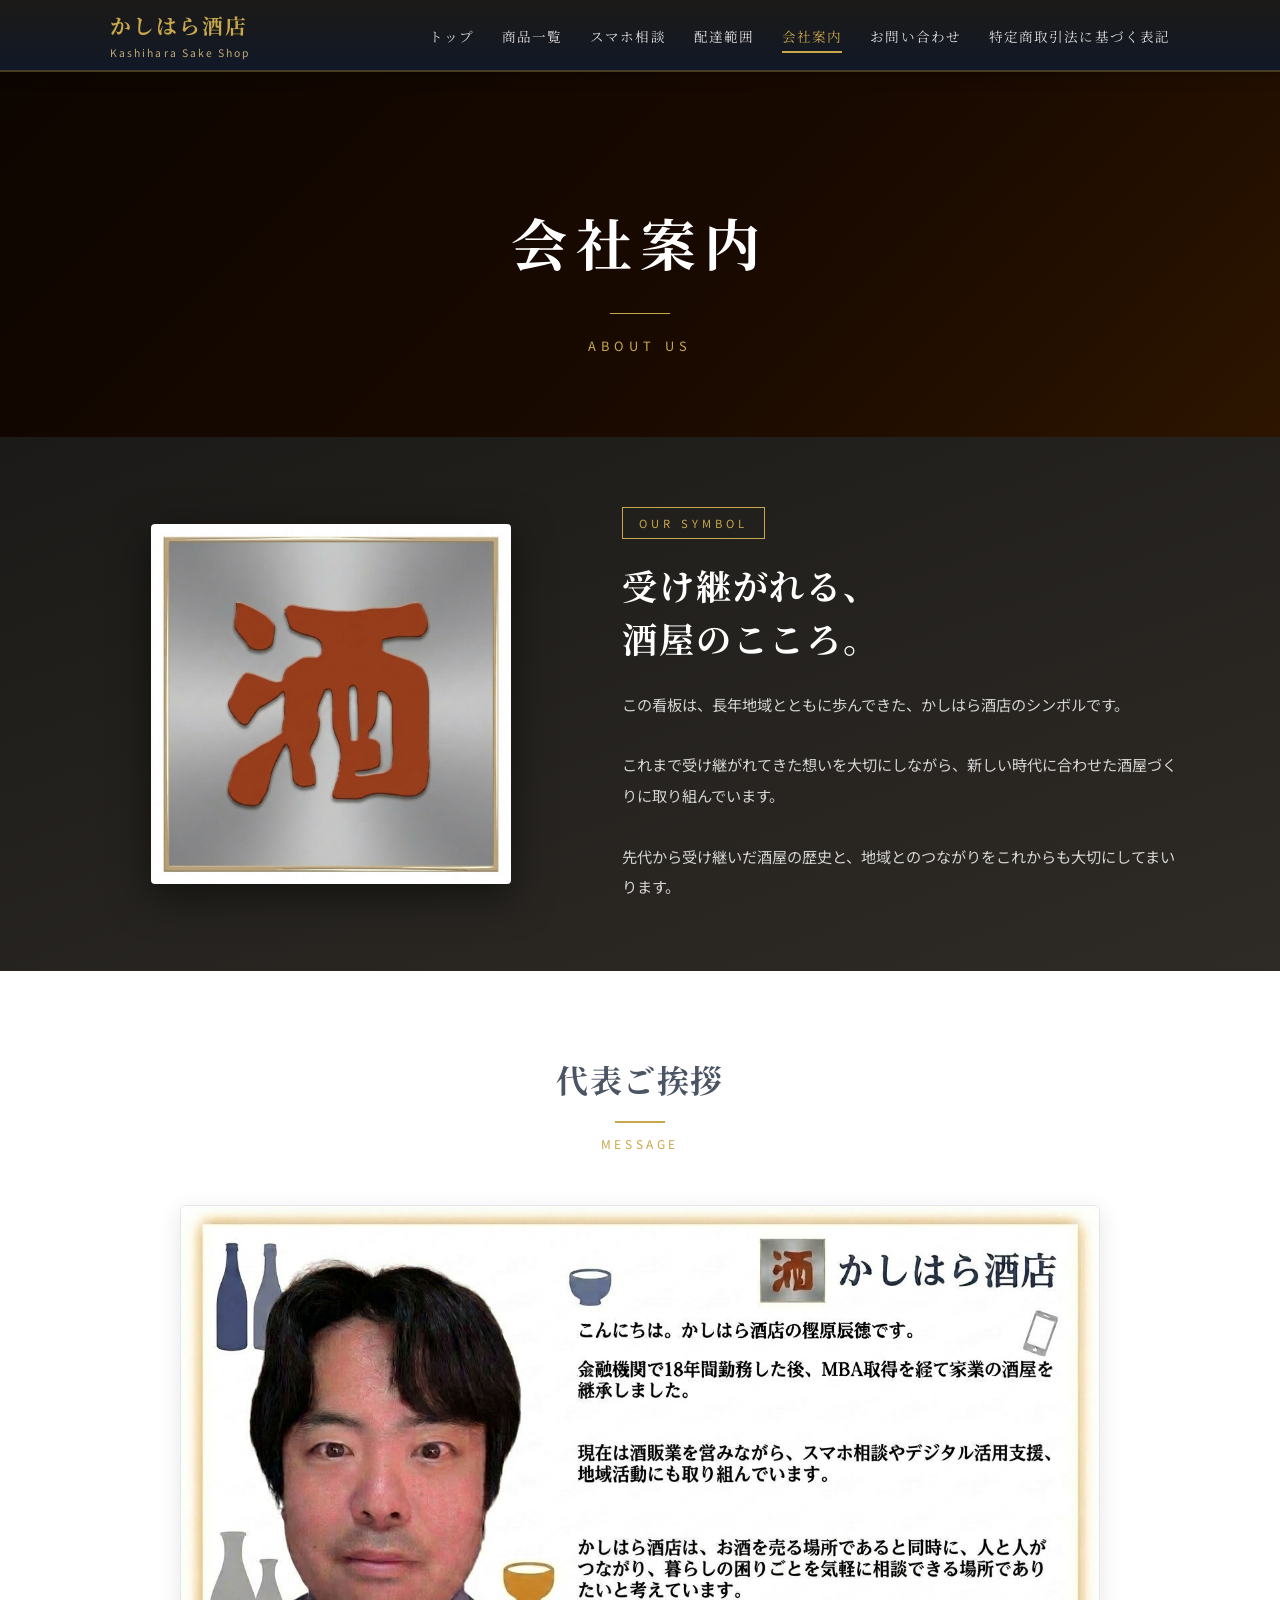
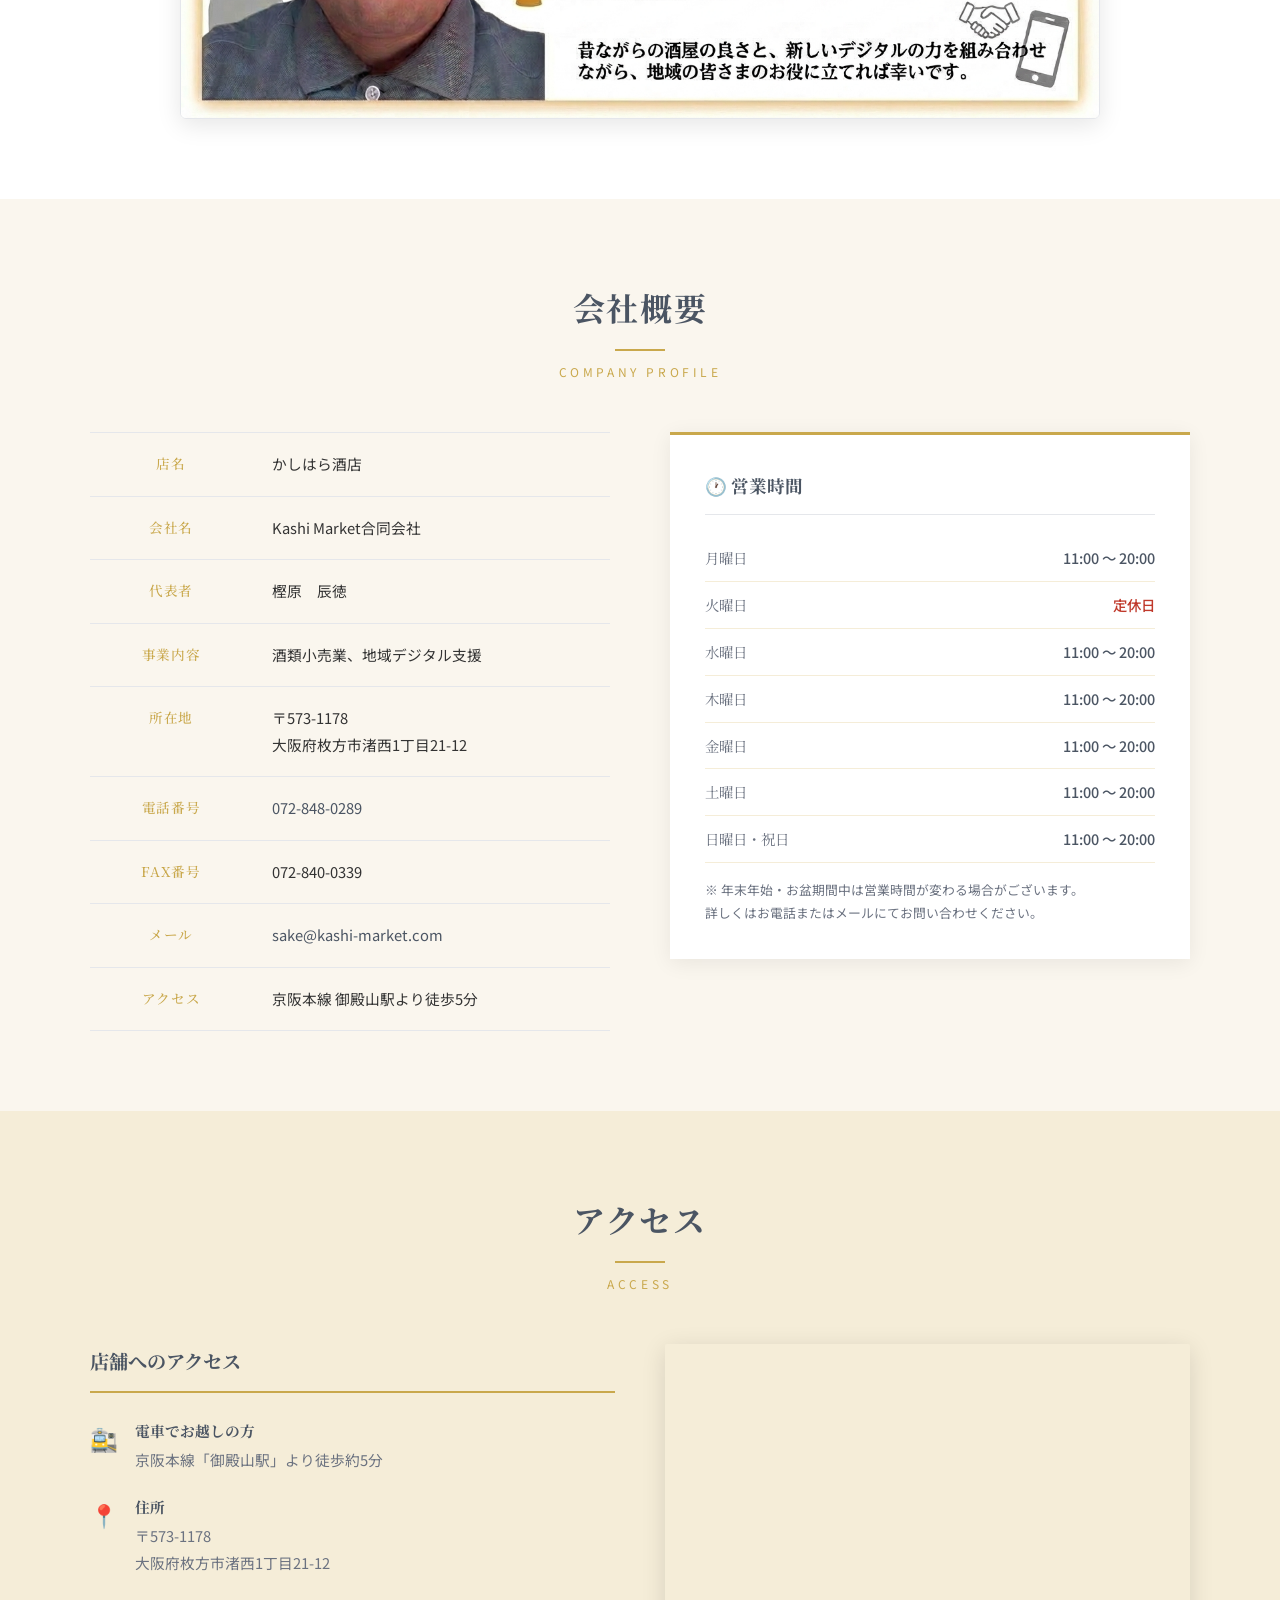
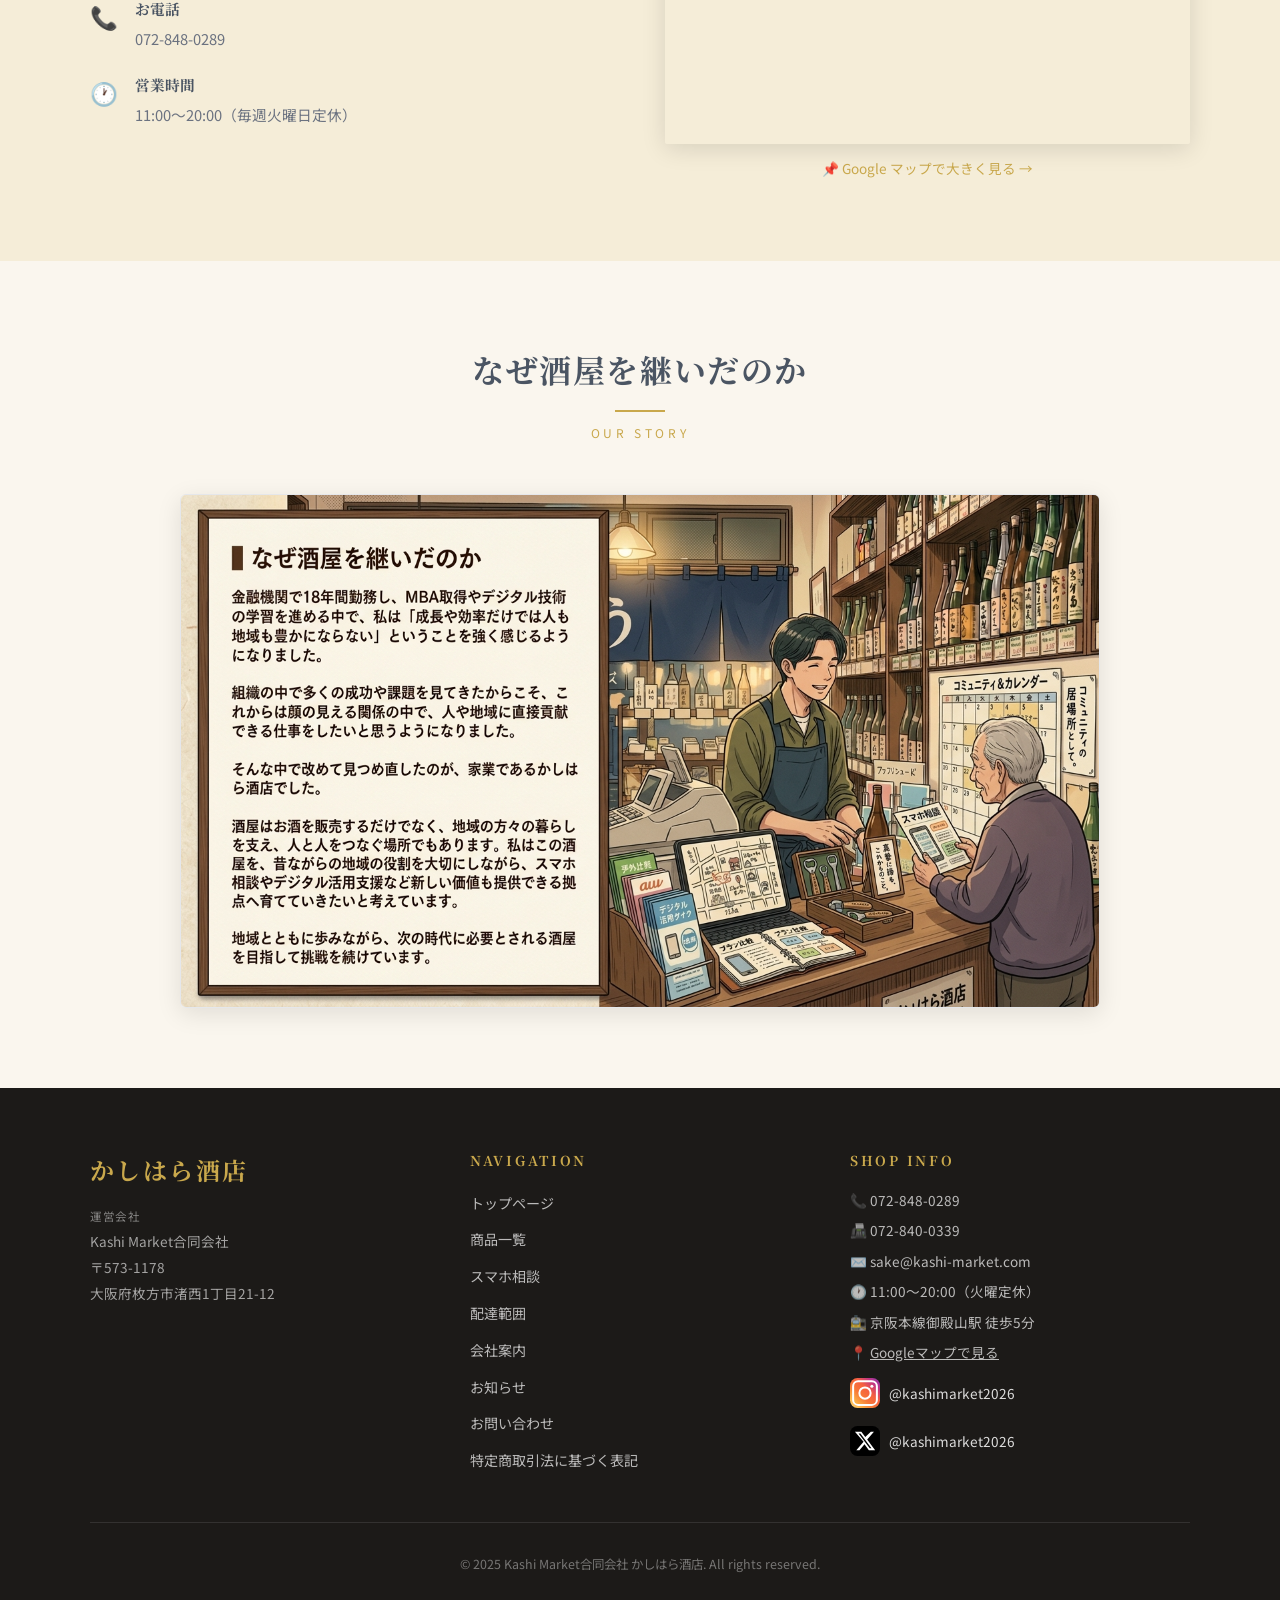
<file: about.html>
﻿<!DOCTYPE html>
<html lang="ja">
<head>
  <meta charset="UTF-8">
  <meta name="viewport" content="width=device-width, initial-scale=1.0">
  <title>会社案内・アクセス｜かしはら酒店（枚方市渚西）</title>
  <link rel="canonical" href="https://kashi-market.com/about.html">
  <meta property="og:type" content="website">
  <meta property="og:site_name" content="かしはら酒店">
  <meta property="og:locale" content="ja_JP">
  <meta property="og:title" content="会社案内・アクセス｜かしはら酒店（枚方市渚西）">
  <meta property="og:description" content="枚方市渚西の酒屋「かしはら酒店」（Kashi Market合同会社）の会社案内・アクセス。所在地・代表者情報、京阪本線御殿山駅から徒歩5分。">
  <meta property="og:url" content="https://kashi-market.com/about.html">
  <meta property="og:image" content="https://kashi-market.com/ogp.jpg">
  <meta property="og:image:width" content="1200">
  <meta property="og:image:height" content="630">
  <meta name="twitter:card" content="summary_large_image">
  <meta name="description" content="枚方市渚西の酒屋「かしはら酒店」（Kashi Market合同会社）の会社案内・アクセス。所在地・代表者情報、京阪本線御殿山駅から徒歩5分。">
  <link rel="stylesheet" href="css/style.css">
  <style>
    .page-hero {
      background: linear-gradient(135deg, #0d0500 0%, #1a0a00 60%, #2d1500 100%);
      padding: 120px 20px 80px;
      text-align: center;
    }
    .page-hero h1 {
      font-family: 'Noto Serif JP', serif;
      font-size: clamp(2rem, 5vw, 3.5rem);
      color: var(--color-white);
      letter-spacing: 0.15em;
      margin-bottom: 10px;
    }
    .page-hero p {
      font-size: 0.8rem;
      color: var(--color-accent);
      letter-spacing: 0.4em;
      text-transform: uppercase;
    }
    .page-hero-line {
      width: 60px;
      height: 1px;
      background: var(--color-accent);
      margin: 20px auto;
    }

    /* 看板・シンボルセクション */
    .signboard-section {
      background: linear-gradient(160deg, #1c1a18 0%, #2e2b26 100%);
      padding: 70px 20px;
    }
    .signboard-wrap {
      display: grid;
      grid-template-columns: 0.85fr 1fr;
      gap: 50px;
      align-items: center;
    }
    .signboard-img-box {
      position: relative;
    }
    .signboard-img {
      width: 100%;
      max-width: 360px;
      display: block;
      margin: 0 auto;
      border-radius: 4px;
      box-shadow: 0 12px 40px rgba(0,0,0,0.5);
    }
    .signboard-text {
      color: #fff;
    }
    .signboard-badge {
      display: inline-block;
      font-size: 0.7rem;
      letter-spacing: 0.35em;
      color: var(--color-accent);
      border: 1px solid var(--color-accent);
      padding: 5px 16px;
      margin-bottom: 20px;
      text-transform: uppercase;
    }
    .signboard-title {
      font-family: 'Noto Serif JP', serif;
      font-size: clamp(1.5rem, 3vw, 2.2rem);
      color: #fff;
      line-height: 1.5;
      margin-bottom: 24px;
      letter-spacing: 0.05em;
    }
    .signboard-desc {
      font-size: 0.95rem;
      color: rgba(255,255,255,0.8);
      line-height: 2;
    }
    @media (max-width: 768px) {
      .signboard-wrap {
        grid-template-columns: 1fr;
        gap: 30px;
        text-align: center;
      }
      .signboard-badge { margin-top: 0; }
      .signboard-desc { text-align: left; }
    }

    /* 会社概要テーブル */
    .about-section {
      background: var(--color-bg);
    }

    /* 代表ごあいさつ */
    .greeting-section { background: #ffffff; }
    .greeting-img-wrap { max-width: 920px; margin: 35px auto 0; }
    .greeting-img {
      width: 100%;
      height: auto;
      display: block;
      border: 1px solid var(--color-border);
      border-radius: 6px;
      box-shadow: 0 6px 24px rgba(0,0,0,0.10);
    }

    .about-grid {
      display: grid;
      grid-template-columns: 1fr 1fr;
      gap: 60px;
      align-items: start;
    }

    .company-table {
      width: 100%;
      border-collapse: collapse;
    }

    .company-table tr {
      border-bottom: 1px solid var(--color-border);
    }

    .company-table tr:first-child {
      border-top: 1px solid var(--color-border);
    }

    .company-table th {
      font-family: 'Noto Serif JP', serif;
      font-size: 0.85rem;
      color: var(--color-accent);
      font-weight: 500;
      padding: 18px 20px 18px 0;
      white-space: nowrap;
      vertical-align: top;
      letter-spacing: 0.05em;
      width: 35%;
    }

    .company-table td {
      font-size: 0.92rem;
      color: var(--color-text);
      padding: 18px 0;
      line-height: 1.8;
    }

    /* 営業時間テーブル */
    .hours-box {
      background: var(--color-white);
      padding: 35px;
      box-shadow: 0 4px 20px rgba(0,0,0,0.07);
      border-top: 3px solid var(--color-accent);
    }

    .hours-box h3 {
      font-family: 'Noto Serif JP', serif;
      font-size: 1.1rem;
      color: var(--color-primary);
      margin-bottom: 20px;
      padding-bottom: 12px;
      border-bottom: 1px solid var(--color-border);
    }

    .hours-row {
      display: flex;
      justify-content: space-between;
      align-items: center;
      padding: 10px 0;
      border-bottom: 1px solid var(--color-bg-dark);
      font-size: 0.9rem;
    }

    .hours-row:last-child {
      border-bottom: none;
    }

    .hours-day {
      color: var(--color-text-light);
      font-family: 'Noto Serif JP', serif;
    }

    .hours-time {
      color: var(--color-primary);
      font-weight: 500;
    }

    .hours-closed {
      color: #c0392b;
      font-weight: 500;
    }

    .hours-note {
      margin-top: 15px;
      font-size: 0.8rem;
      color: var(--color-text-light);
      line-height: 1.8;
    }

    /* アクセスセクション */
    .access-section {
      background: var(--color-bg-dark);
    }

    .access-grid {
      display: grid;
      grid-template-columns: 1fr 1fr;
      gap: 50px;
      align-items: start;
    }

    .access-info h3 {
      font-family: 'Noto Serif JP', serif;
      font-size: 1.2rem;
      color: var(--color-primary);
      margin-bottom: 25px;
      padding-bottom: 12px;
      border-bottom: 2px solid var(--color-accent);
    }

    .access-item {
      display: flex;
      gap: 15px;
      margin-bottom: 20px;
      align-items: flex-start;
    }

    .access-icon {
      font-size: 1.4rem;
      min-width: 30px;
    }

    .access-text {
      font-size: 0.92rem;
      line-height: 1.8;
    }

    .access-text strong {
      display: block;
      font-family: 'Noto Serif JP', serif;
      color: var(--color-primary);
      margin-bottom: 3px;
    }

    .access-text span {
      color: var(--color-text-light);
    }

    /* Google マップ */
    .map-wrap {
      position: relative;
      border-radius: 2px;
      overflow: hidden;
      box-shadow: 0 5px 25px rgba(0,0,0,0.12);
    }

    .map-wrap iframe {
      display: block;
      width: 100%;
      height: 400px;
      border: 0;
    }

    .map-link {
      display: block;
      text-align: center;
      margin-top: 12px;
      font-size: 0.85rem;
      color: var(--color-accent);
      text-decoration: none;
    }

    .map-link:hover {
      text-decoration: underline;
    }

    @media (max-width: 768px) {
      .about-grid,
      .access-grid {
        grid-template-columns: 1fr;
        gap: 40px;
      }
    }
  </style>
</head>
<body>

  <!-- ヘッダー -->
  <header>
    <div class="header-inner">
      <a href="index.html" class="logo">
        <span class="logo-jp">かしはら酒店</span>
        <span class="logo-en">Kashihara Sake Shop</span>
      </a>
      <div class="hamburger" onclick="toggleNav()">
        <span></span><span></span><span></span>
      </div>
      <nav id="main-nav">
        <ul>
          <li><a href="index.html">トップ</a></li>
          <li><a href="products.html">商品一覧</a></li>
          <li><a href="smartphone.html">スマホ相談</a></li>
          <li><a href="delivery.html">配達範囲</a></li>
          <li><a href="about.html" class="active">会社案内</a></li>
          <li><a href="contact.html">お問い合わせ</a></li>
          <li><a href="tokusho.html">特定商取引法に基づく表記</a></li>
        </ul>
      </nav>
    </div>
  </header>

  <!-- ページヘッダー -->
  <div class="page-hero">
    <h1>会社案内</h1>
    <div class="page-hero-line"></div>
    <p>About Us</p>
  </div>

  <!-- 看板・シンボルセクション -->
  <section class="signboard-section">
    <div class="section-inner">
      <div class="signboard-wrap">
        <div class="signboard-img-box">
          <img src="かしはら酒店看板.jpg" alt="かしはら酒店の看板「酒」" class="signboard-img">
        </div>
        <div class="signboard-text">
          <div class="signboard-badge">Our Symbol</div>
          <h2 class="signboard-title">受け継がれる、<br>酒屋のこころ。</h2>
          <p class="signboard-desc">
            この看板は、長年地域とともに歩んできた、かしはら酒店のシンボルです。<br><br>
            これまで受け継がれてきた想いを大切にしながら、新しい時代に合わせた酒屋づくりに取り組んでいます。<br><br>
            先代から受け継いだ酒屋の歴史と、地域とのつながりをこれからも大切にしてまいります。
          </p>
        </div>
      </div>
    </div>
  </section>

  <!-- 代表ご挨拶 -->
  <section class="greeting-section">
    <div class="section-inner">
      <h2 class="section-title">代表ご挨拶</h2>
      <p class="section-title-en">Message</p>
      <div class="greeting-img-wrap">
        <img src="自己紹介文.png" alt="かしはら酒店 代表 樫原辰徳のごあいさつ。金融機関で18年勤務後、MBA取得を経て家業の酒屋を継承。酒販業に加え、スマホ相談やデジタル活用支援、地域活動にも取り組んでいます。" class="greeting-img">
      </div>
    </div>
  </section>

  <!-- 会社概要 -->
  <section class="about-section">
    <div class="section-inner">
      <h2 class="section-title">会社概要</h2>
      <p class="section-title-en">Company Profile</p>

      <div class="about-grid">
        <div>
          <table class="company-table">
            <tr>
              <th>店名</th>
              <td>かしはら酒店</td>
            </tr>
            <tr>
              <th>会社名</th>
              <td>Kashi Market合同会社</td>
            </tr>
            <tr>
              <th>代表者</th>
              <td>樫原　辰徳</td>
            </tr>
            <tr>
              <th>事業内容</th>
              <td>酒類小売業、地域デジタル支援</td>
            </tr>
            <tr>
              <th>所在地</th>
              <td>〒573-1178<br>大阪府枚方市渚西1丁目21-12</td>
            </tr>
            <tr>
              <th>電話番号</th>
              <td><a href="tel:0728480289" style="color:var(--color-primary);text-decoration:none;">072-848-0289</a></td>
            </tr>
            <tr>
              <th>FAX番号</th>
              <td>072-840-0339</td>
            </tr>
            <tr>
              <th>メール</th>
              <td><a href="mailto:sake@kashi-market.com" style="color:var(--color-primary);text-decoration:none;">sake@kashi-market.com</a></td>
            </tr>
            <tr>
              <th>アクセス</th>
              <td>京阪本線 御殿山駅より徒歩5分</td>
            </tr>
          </table>
        </div>

        <div>
          <div class="hours-box">
            <h3>🕐 営業時間</h3>
            <div class="hours-row">
              <span class="hours-day">月曜日</span>
              <span class="hours-time">11:00 〜 20:00</span>
            </div>
            <div class="hours-row">
              <span class="hours-day">火曜日</span>
              <span class="hours-closed">定休日</span>
            </div>
            <div class="hours-row">
              <span class="hours-day">水曜日</span>
              <span class="hours-time">11:00 〜 20:00</span>
            </div>
            <div class="hours-row">
              <span class="hours-day">木曜日</span>
              <span class="hours-time">11:00 〜 20:00</span>
            </div>
            <div class="hours-row">
              <span class="hours-day">金曜日</span>
              <span class="hours-time">11:00 〜 20:00</span>
            </div>
            <div class="hours-row">
              <span class="hours-day">土曜日</span>
              <span class="hours-time">11:00 〜 20:00</span>
            </div>
            <div class="hours-row">
              <span class="hours-day">日曜日・祝日</span>
              <span class="hours-time">11:00 〜 20:00</span>
            </div>
            <p class="hours-note">※ 年末年始・お盆期間中は営業時間が変わる場合がございます。<br>詳しくはお電話またはメールにてお問い合わせください。</p>
          </div>
        </div>
      </div>
    </div>
  </section>

  <!-- アクセス -->
  <section class="access-section">
    <div class="section-inner">
      <h2 class="section-title">アクセス</h2>
      <p class="section-title-en">Access</p>

      <div class="access-grid">
        <div class="access-info">
          <h3>店舗へのアクセス</h3>

          <div class="access-item">
            <span class="access-icon">🚉</span>
            <div class="access-text">
              <strong>電車でお越しの方</strong>
              <span>京阪本線「御殿山駅」より徒歩約5分</span>
            </div>
          </div>

          <div class="access-item">
            <span class="access-icon">📍</span>
            <div class="access-text">
              <strong>住所</strong>
              <span>〒573-1178<br>大阪府枚方市渚西1丁目21-12</span>
            </div>
          </div>

          <div class="access-item">
            <span class="access-icon">📞</span>
            <div class="access-text">
              <strong>お電話</strong>
              <span><a href="tel:0728480289" style="color:var(--color-text-light);text-decoration:none;">072-848-0289</a></span>
            </div>
          </div>

          <div class="access-item">
            <span class="access-icon">🕐</span>
            <div class="access-text">
              <strong>営業時間</strong>
              <span>11:00〜20:00（毎週火曜日定休）</span>
            </div>
          </div>
        </div>

        <div>
          <div class="map-wrap">
            <iframe
              src="https://maps.google.com/maps?q=%E3%81%8B%E3%81%97%E3%81%AF%E3%82%89%E9%85%92%E5%BA%97%20%E5%A4%A7%E9%98%AA%E5%BA%9C%E6%9E%9A%E6%96%B9%E5%B8%82%E6%B8%9A%E8%A5%BF1%E4%B8%81%E7%9B%AE21-12&hl=ja&z=17&output=embed"
              allowfullscreen=""
              loading="lazy"
              referrerpolicy="no-referrer-when-downgrade">
            </iframe>
          </div>
          <a href="https://www.google.com/maps/search/?api=1&query=%E3%81%8B%E3%81%97%E3%81%AF%E3%82%89%E9%85%92%E5%BA%97%20%E5%A4%A7%E9%98%AA%E5%BA%9C%E6%9E%9A%E6%96%B9%E5%B8%82%E6%B8%9A%E8%A5%BF1%E4%B8%81%E7%9B%AE21-12" target="_blank" rel="noopener" class="map-link">
            📌 Google マップで大きく見る →
          </a>
        </div>
      </div>
    </div>
  </section>

  <!-- OUR STORY なぜ酒屋を継いだのか -->
  <section class="greeting-section" style="background:var(--color-bg);">
    <div class="section-inner">
      <h2 class="section-title">なぜ酒屋を継いだのか</h2>
      <p class="section-title-en">Our Story</p>
      <div class="greeting-img-wrap">
        <img src="継承ストーリー.png" alt="かしはら酒店 代表が酒屋を継いだ理由。金融機関で18年勤務し、MBA取得やデジタル技術の学習を経て、人や地域に直接貢献できる仕事をしたいと考え家業を継承。酒屋を、昔ながらの地域の役割を大切にしながら、スマホ相談やデジタル活用支援など新しい価値も提供できる拠点へ育てていきたいという想いを綴っています。" class="greeting-img">
      </div>
    </div>
  </section>

  <!-- フッター -->
  <footer>
    <div class="footer-inner">
      <div class="footer-logo">
        <a href="index.html" class="logo">
          <span class="logo-jp">かしはら酒店</span>
        </a>
        <p style="margin-top:12px;"><span style="font-size:0.72rem;color:rgba(255,255,255,0.45);letter-spacing:0.05em;">運営会社</span><br>Kashi Market合同会社<br>〒573-1178<br>大阪府枚方市渚西1丁目21-12</p>
      </div>
      <div class="footer-nav">
        <h4>Navigation</h4>
        <ul>
          <li><a href="index.html">トップページ</a></li>
          <li><a href="products.html">商品一覧</a></li>
          <li><a href="smartphone.html">スマホ相談</a></li>
          <li><a href="delivery.html">配達範囲</a></li>
          <li><a href="about.html">会社案内</a></li>
        <li><a href="news.html">お知らせ</a></li>
          <li><a href="contact.html">お問い合わせ</a></li>
          <li><a href="tokusho.html">特定商取引法に基づく表記</a></li>
        </ul>
      </div>
      <div class="footer-info">
        <h4>Shop Info</h4>
        <p>📞 072-848-0289</p>
        <p>📠 072-840-0339</p>
        <p>✉️ sake@kashi-market.com</p>
        <p>🕐 11:00〜20:00（火曜定休）</p>
        <p>🚉 京阪本線御殿山駅 徒歩5分</p>
        <p>📍 <a href="https://www.google.com/maps/search/?api=1&query=%E3%81%8B%E3%81%97%E3%81%AF%E3%82%89%E9%85%92%E5%BA%97%20%E5%A4%A7%E9%98%AA%E5%BA%9C%E6%9E%9A%E6%96%B9%E5%B8%82%E6%B8%9A%E8%A5%BF1%E4%B8%81%E7%9B%AE21-12" target="_blank" rel="noopener" style="color:inherit;text-decoration:underline;">Googleマップで見る</a></p>
      <p style="margin-top:14px;display:flex;align-items:center;gap:18px;flex-wrap:wrap;">
        <a href="https://www.instagram.com/kashimarket2026/" target="_blank" rel="noopener" aria-label="Instagram @kashimarket2026"
           style="display:inline-flex;align-items:center;gap:9px;text-decoration:none;transition:opacity 0.2s;"
           onmouseover="this.style.opacity='0.7'" onmouseout="this.style.opacity='1'">
          <svg xmlns="http://www.w3.org/2000/svg" viewBox="0 0 24 24" width="30" height="30" style="flex-shrink:0;">
            <defs>
              <linearGradient id="ig-grad" x1="0" y1="1" x2="1" y2="0">
                <stop offset="0%"   stop-color="#FFDC80"/>
                <stop offset="20%"  stop-color="#FCAF45"/>
                <stop offset="40%"  stop-color="#F77737"/>
                <stop offset="60%"  stop-color="#F56040"/>
                <stop offset="80%"  stop-color="#C13584"/>
                <stop offset="100%" stop-color="#833AB4"/>
              </linearGradient>
            </defs>
            <rect width="24" height="24" rx="6" fill="url(#ig-grad)"/>
            <rect x="2.5" y="2.5" width="19" height="19" rx="4" fill="none" stroke="white" stroke-width="1.6"/>
            <circle cx="12" cy="12" r="4.5" fill="none" stroke="white" stroke-width="1.6"/>
            <circle cx="17.5" cy="6.5" r="1.2" fill="white"/>
          </svg>
          <span style="font-size:0.85rem;color:rgba(255,255,255,0.85);">@kashimarket2026</span>
        </a>
        <a href="https://x.com/kashimarket2026" target="_blank" rel="noopener" aria-label="X (Twitter) @kashimarket2026"
           style="display:inline-flex;align-items:center;gap:9px;text-decoration:none;transition:opacity 0.2s;"
           onmouseover="this.style.opacity='0.7'" onmouseout="this.style.opacity='1'">
          <svg xmlns="http://www.w3.org/2000/svg" viewBox="0 0 24 24" width="30" height="30" style="flex-shrink:0;">
            <rect width="24" height="24" rx="6" fill="#000000"/>
            <g transform="translate(3,3) scale(0.75)">
              <path d="M18.244 2.25h3.308l-7.227 8.26 8.502 11.24H16.17l-4.714-6.231-5.401 6.231H2.746l7.73-8.835L1.254 2.25H8.08l4.213 5.567zm-1.161 17.52h1.833L7.084 4.126H5.117z" fill="white"/>
            </g>
          </svg>
          <span style="font-size:0.85rem;color:rgba(255,255,255,0.85);">@kashimarket2026</span>
        </a>
      </p>
    </div>
  </div>
  <div class="footer-bottom">
      <p>&copy; 2025 Kashi Market合同会社 かしはら酒店. All rights reserved.</p>
    </div>
  </footer>

  <script>
    function toggleNav() {
      document.getElementById('main-nav').classList.toggle('open');
    }
  </script>

</body>
</html>
</file>
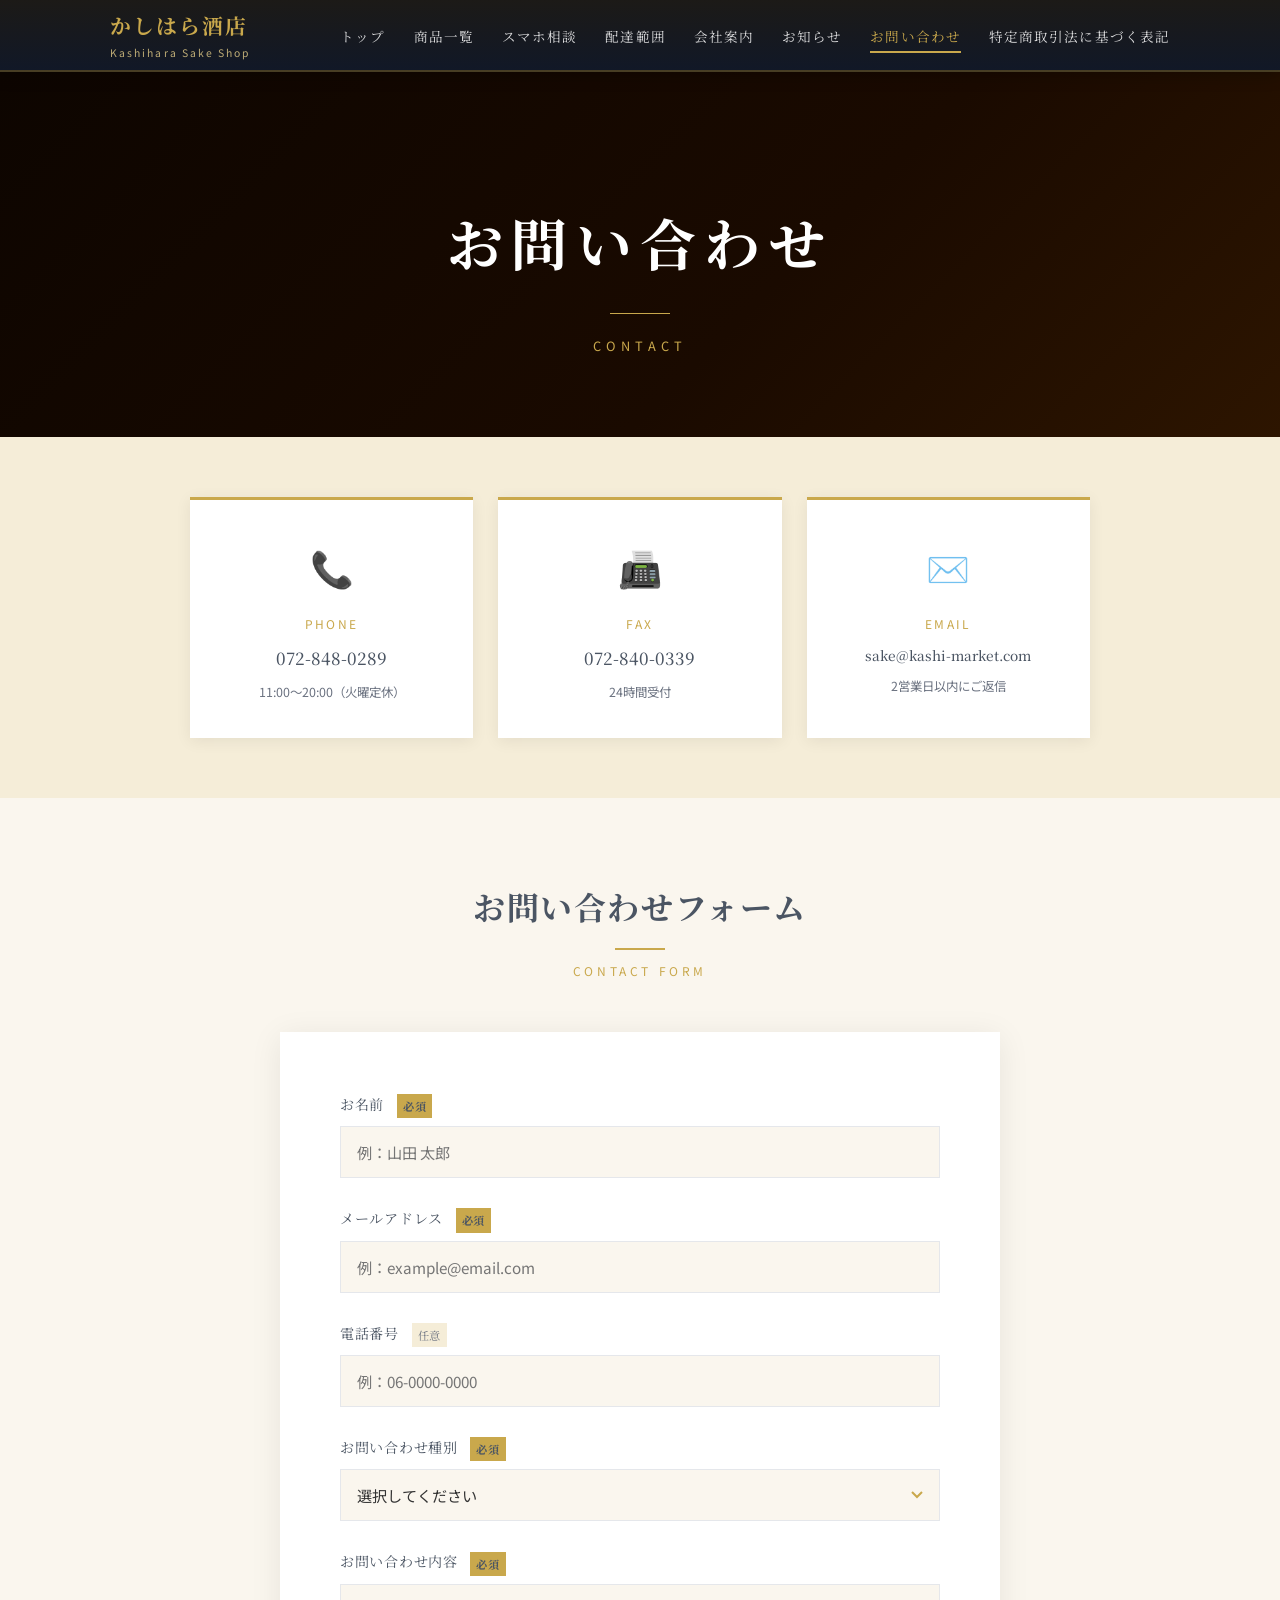
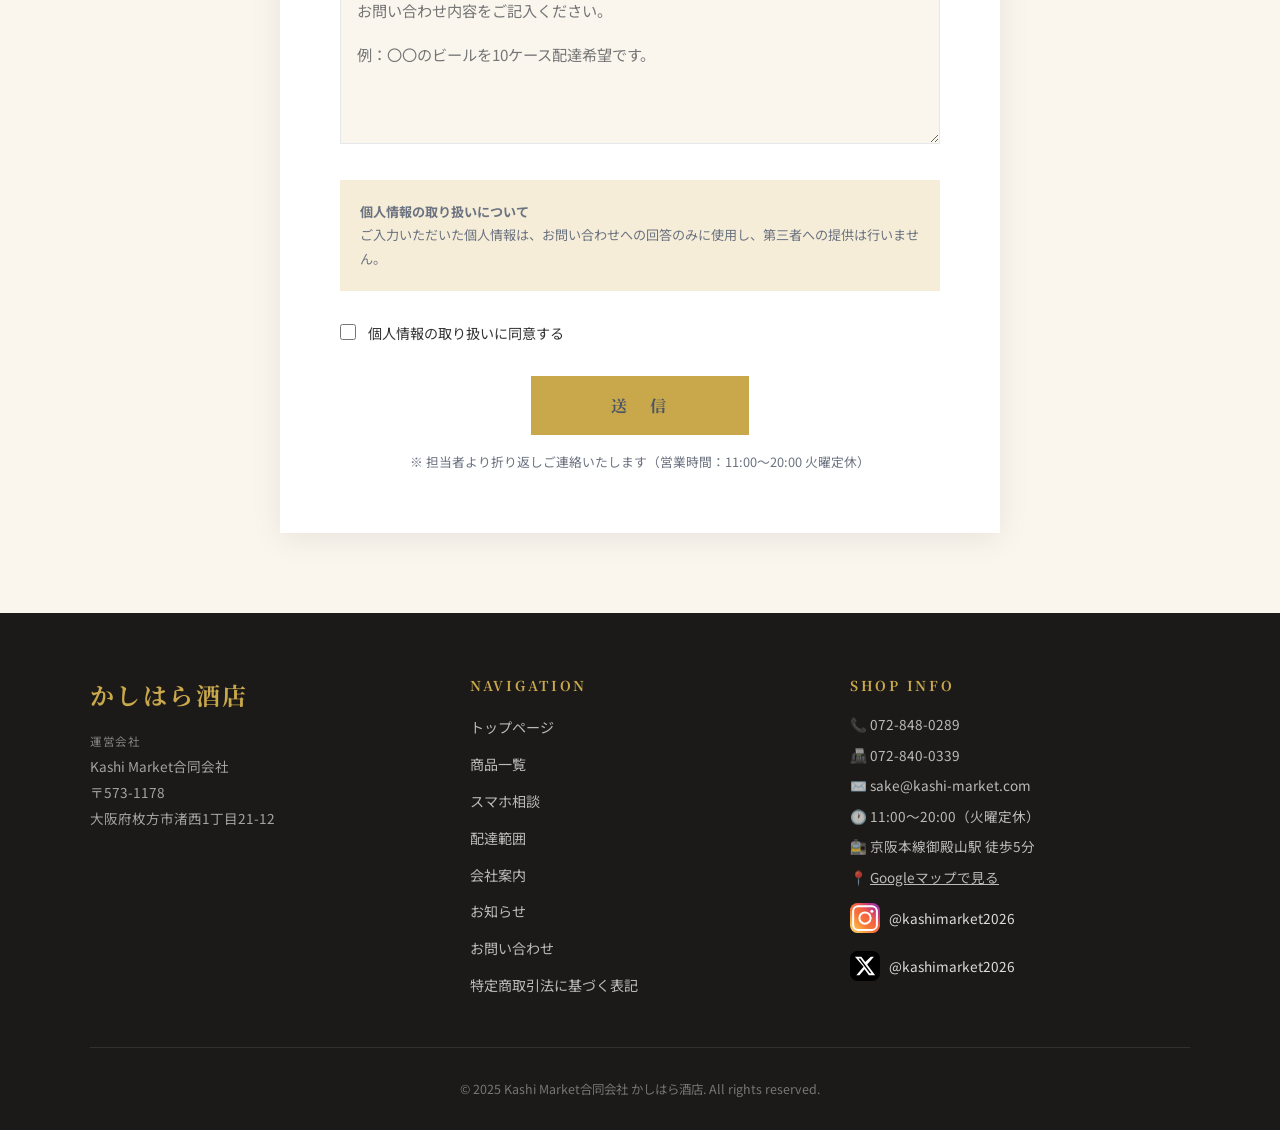
<file: contact.html>
﻿<!DOCTYPE html>
<html lang="ja">
<head>
  <meta charset="UTF-8">
  <meta name="viewport" content="width=device-width, initial-scale=1.0">
  <title>お問い合わせ・ご注文｜かしはら酒店（枚方市）</title>
  <link rel="canonical" href="https://kashi-market.com/contact.html">
  <meta property="og:type" content="website">
  <meta property="og:site_name" content="かしはら酒店">
  <meta property="og:locale" content="ja_JP">
  <meta property="og:title" content="お問い合わせ・ご注文｜かしはら酒店（枚方市）">
  <meta property="og:description" content="かしはら酒店へのお問い合わせ・ご注文はこちら。お酒の配達、ケース・大量注文、商品のご相談を承ります。枚方市渚西・京阪本線御殿山駅徒歩5分。">
  <meta property="og:url" content="https://kashi-market.com/contact.html">
  <meta property="og:image" content="https://kashi-market.com/ogp.jpg">
  <meta property="og:image:width" content="1200">
  <meta property="og:image:height" content="630">
  <meta name="twitter:card" content="summary_large_image">
  <meta name="description" content="かしはら酒店へのお問い合わせ・ご注文はこちら。お酒の配達、ケース・大量注文、商品のご相談を承ります。枚方市渚西・京阪本線御殿山駅徒歩5分。">
  <link rel="stylesheet" href="css/style.css">
  <style>
    .page-hero {
      background: linear-gradient(135deg, #0d0500 0%, #1a0a00 60%, #2d1500 100%);
      padding: 120px 20px 80px;
      text-align: center;
    }
    .page-hero h1 {
      font-family: 'Noto Serif JP', serif;
      font-size: clamp(2rem, 5vw, 3.5rem);
      color: var(--color-white);
      letter-spacing: 0.15em;
      margin-bottom: 10px;
    }
    .page-hero p {
      font-size: 0.8rem;
      color: var(--color-accent);
      letter-spacing: 0.4em;
      text-transform: uppercase;
    }
    .page-hero-line {
      width: 60px;
      height: 1px;
      background: var(--color-accent);
      margin: 20px auto;
    }

    /* お問い合わせ方法カード */
    .contact-methods {
      background: var(--color-bg-dark);
      padding: 60px 20px;
    }

    .methods-grid {
      max-width: 900px;
      margin: 0 auto;
      display: grid;
      grid-template-columns: repeat(3, 1fr);
      gap: 25px;
    }

    .method-card {
      background: var(--color-white);
      padding: 35px 20px;
      text-align: center;
      box-shadow: 0 3px 15px rgba(0,0,0,0.07);
      border-top: 3px solid var(--color-accent);
    }

    .method-icon {
      font-size: 2.2rem;
      margin-bottom: 15px;
    }

    .method-label {
      font-size: 0.75rem;
      letter-spacing: 0.2em;
      color: var(--color-accent);
      margin-bottom: 8px;
      text-transform: uppercase;
    }

    .method-value {
      font-family: 'Noto Serif JP', serif;
      font-size: 1.05rem;
      color: var(--color-primary);
      font-weight: 500;
      text-decoration: none;
      display: block;
    }

    .method-value:hover {
      color: var(--color-accent);
    }

    .method-note {
      font-size: 0.78rem;
      color: var(--color-text-light);
      margin-top: 8px;
    }

    /* フォームセクション */
    .form-section {
      background: var(--color-bg);
    }

    .form-wrap {
      max-width: 720px;
      margin: 0 auto;
      background: var(--color-white);
      padding: 60px;
      box-shadow: 0 5px 30px rgba(0,0,0,0.08);
    }

    .form-group {
      margin-bottom: 28px;
    }

    .form-label {
      display: block;
      font-family: 'Noto Serif JP', serif;
      font-size: 0.88rem;
      color: var(--color-primary);
      margin-bottom: 8px;
      letter-spacing: 0.05em;
    }

    .form-label .required {
      display: inline-block;
      font-size: 0.7rem;
      padding: 2px 6px;
      background: var(--color-accent);
      color: var(--color-primary);
      font-weight: 700;
      margin-left: 8px;
      vertical-align: middle;
    }

    .form-label .optional {
      display: inline-block;
      font-size: 0.7rem;
      padding: 2px 6px;
      background: var(--color-bg-dark);
      color: var(--color-text-light);
      margin-left: 8px;
      vertical-align: middle;
    }

    .form-input,
    .form-select,
    .form-textarea {
      width: 100%;
      padding: 14px 16px;
      border: 1px solid var(--color-border);
      background: var(--color-bg);
      font-family: 'Noto Sans JP', sans-serif;
      font-size: 0.95rem;
      color: var(--color-text);
      outline: none;
      transition: border-color 0.3s, box-shadow 0.3s;
      border-radius: 0;
      -webkit-appearance: none;
    }

    .form-input:focus,
    .form-select:focus,
    .form-textarea:focus {
      border-color: var(--color-accent);
      box-shadow: 0 0 0 3px rgba(201,168,76,0.15);
      background: var(--color-white);
    }

    .form-textarea {
      resize: vertical;
      min-height: 160px;
    }

    .form-select {
      cursor: pointer;
      background-image: url("data:image/svg+xml,%3Csvg xmlns='http://www.w3.org/2000/svg' width='12' height='8' viewBox='0 0 12 8'%3E%3Cpath d='M1 1l5 5 5-5' stroke='%23c9a84c' stroke-width='2' fill='none'/%3E%3C/svg%3E");
      background-repeat: no-repeat;
      background-position: right 16px center;
      padding-right: 40px;
    }

    .form-privacy {
      background: var(--color-bg-dark);
      padding: 20px;
      font-size: 0.82rem;
      color: var(--color-text-light);
      line-height: 1.8;
      margin-bottom: 30px;
    }

    .form-check {
      display: flex;
      align-items: flex-start;
      gap: 12px;
      margin-bottom: 30px;
    }

    .form-check input[type="checkbox"] {
      margin-top: 3px;
      accent-color: var(--color-accent);
      width: 16px;
      height: 16px;
      cursor: pointer;
    }

    .form-check label {
      font-size: 0.88rem;
      color: var(--color-text);
      cursor: pointer;
    }

    .form-submit {
      text-align: center;
    }

    .btn-submit {
      background: var(--color-accent);
      color: var(--color-primary);
      font-family: 'Noto Serif JP', serif;
      font-size: 1rem;
      font-weight: 700;
      padding: 18px 80px;
      border: none;
      cursor: pointer;
      letter-spacing: 0.2em;
      transition: all 0.3s;
    }

    .btn-submit:hover {
      background: var(--color-accent-light);
      transform: translateY(-2px);
      box-shadow: 0 6px 20px rgba(201,168,76,0.4);
    }

    .form-note {
      text-align: center;
      font-size: 0.8rem;
      color: var(--color-text-light);
      margin-top: 15px;
    }

    @media (max-width: 768px) {
      .methods-grid {
        grid-template-columns: 1fr;
        gap: 15px;
      }
      .form-wrap {
        padding: 30px 20px;
      }
    }
  </style>
</head>
<body>

  <!-- ヘッダー -->
  <header>
    <div class="header-inner">
      <a href="index.html" class="logo">
        <span class="logo-jp">かしはら酒店</span>
        <span class="logo-en">Kashihara Sake Shop</span>
      </a>
      <div class="hamburger" onclick="toggleNav()">
        <span></span><span></span><span></span>
      </div>
      <nav id="main-nav">
        <ul>
          <li><a href="index.html">トップ</a></li>
          <li><a href="products.html">商品一覧</a></li>
          <li><a href="smartphone.html">スマホ相談</a></li>
          <li><a href="delivery.html">配達範囲</a></li>
          <li><a href="about.html">会社案内</a></li>
        <li><a href="news.html">お知らせ</a></li>
          <li><a href="contact.html" class="active">お問い合わせ</a></li>
          <li><a href="tokusho.html">特定商取引法に基づく表記</a></li>
        </ul>
      </nav>
    </div>
  </header>

  <!-- ページヘッダー -->
  <div class="page-hero">
    <h1>お問い合わせ</h1>
    <div class="page-hero-line"></div>
    <p>Contact</p>
  </div>

  <!-- お問い合わせ方法 -->
  <div class="contact-methods">
    <div class="methods-grid">
      <div class="method-card">
        <div class="method-icon">📞</div>
        <div class="method-label">Phone</div>
        <a href="tel:0728480289" class="method-value">072-848-0289</a>
        <p class="method-note">11:00〜20:00（火曜定休）</p>
      </div>
      <div class="method-card">
        <div class="method-icon">📠</div>
        <div class="method-label">FAX</div>
        <span class="method-value">072-840-0339</span>
        <p class="method-note">24時間受付</p>
      </div>
      <div class="method-card">
        <div class="method-icon">✉️</div>
        <div class="method-label">Email</div>
        <a href="mailto:sake@kashi-market.com" class="method-value" style="font-size:0.85rem;">sake@kashi-market.com</a>
        <p class="method-note">2営業日以内にご返信</p>
      </div>
    </div>
  </div>

  <!-- フォーム -->
  <section class="form-section">
    <div class="section-inner">
      <h2 class="section-title">お問い合わせフォーム</h2>
      <p class="section-title-en">Contact Form</p>

      <div class="form-wrap" style="position:relative;">

        <!-- 送信中オーバーレイ -->
        <div id="contactSending" style="display:none;position:absolute;inset:0;background:rgba(255,255,255,0.92);z-index:10;flex-direction:column;align-items:center;justify-content:center;gap:16px;">
          <div style="width:48px;height:48px;border:4px solid #d4c5a9;border-top-color:#c9a84c;border-radius:50%;animation:spin 0.8s linear infinite;"></div>
          <p style="font-family:'Noto Serif JP',serif;color:#1a0a00;">送信中です。しばらくお待ちください…</p>
        </div>

        <!-- 送信完了画面 -->
        <div id="contactSuccess" style="display:none;padding:60px 30px;text-align:center;">
          <div style="font-size:4rem;margin-bottom:20px;">✅</div>
          <h3 style="font-family:'Noto Serif JP',serif;font-size:1.4rem;color:#1a0a00;margin-bottom:14px;">お問い合わせを受け付けました</h3>
          <p style="font-size:0.9rem;color:#6b5440;line-height:1.9;margin-bottom:30px;">
            お問い合わせいただきありがとうございます。<br>
            担当者より折り返しご連絡いたします。<br><br>
            <strong>営業時間：11:00〜20:00（毎週火曜日定休）</strong><br>
            お急ぎの場合はお電話ください：072-848-0289
          </p>
          <a href="index.html" class="btn btn-primary">トップページへ戻る</a>
        </div>

        <div id="contactFormBody">
          <!-- エラーメッセージ -->
          <div id="contactError" style="display:none;background:#fff0f0;border:1px solid #f5a0a0;border-left:4px solid #e74c3c;padding:14px 16px;font-size:0.85rem;color:#8b0000;line-height:1.8;margin-bottom:20px;">
            ⚠️ 送信に失敗しました。お手数ですが、お電話（072-848-0289）にてご連絡ください。
          </div>

          <form id="contactForm" onsubmit="submitContact(event)">

            <div class="form-group">
              <label class="form-label">お名前 <span class="required">必須</span></label>
              <input type="text" id="contactName" class="form-input" placeholder="例：山田 太郎" required>
            </div>

            <div class="form-group">
              <label class="form-label">メールアドレス <span class="required">必須</span></label>
              <input type="email" id="contactEmail" class="form-input" placeholder="例：example@email.com" required>
            </div>

            <div class="form-group">
              <label class="form-label">電話番号 <span class="optional">任意</span></label>
              <input type="tel" id="contactPhone" class="form-input" placeholder="例：06-0000-0000">
            </div>

            <div class="form-group">
              <label class="form-label">お問い合わせ種別 <span class="required">必須</span></label>
              <select id="contactCategory" class="form-select" required>
                <option value="">選択してください</option>
                <option value="商品のご注文・配達について">商品のご注文・配達について</option>
                <option value="商品についてのご質問">商品についてのご質問</option>
                <option value="法人・業務用のご相談">法人・業務用のご相談</option>
                <option value="その他">その他</option>
              </select>
            </div>

            <div class="form-group">
              <label class="form-label">お問い合わせ内容 <span class="required">必須</span></label>
              <textarea id="contactMessage" class="form-textarea" placeholder="お問い合わせ内容をご記入ください。&#10;&#10;例：〇〇のビールを10ケース配達希望です。" required></textarea>
            </div>

            <div class="form-privacy">
              <strong>個人情報の取り扱いについて</strong><br>
              ご入力いただいた個人情報は、お問い合わせへの回答のみに使用し、第三者への提供は行いません。
            </div>

            <div class="form-check">
              <input type="checkbox" id="privacy" required>
              <label for="privacy">個人情報の取り扱いに同意する</label>
            </div>

            <div class="form-submit">
              <button type="submit" id="contactSubmitBtn" class="btn-submit">送　信</button>
              <p class="form-note">※ 担当者より折り返しご連絡いたします（営業時間：11:00〜20:00 火曜定休）</p>
            </div>

          </form>
        </div>
      </div>
    </div>
  </section>

  <!-- フッター -->
  <footer>
    <div class="footer-inner">
      <div class="footer-logo">
        <a href="index.html" class="logo">
          <span class="logo-jp">かしはら酒店</span>
        </a>
        <p style="margin-top:12px;"><span style="font-size:0.72rem;color:rgba(255,255,255,0.45);letter-spacing:0.05em;">運営会社</span><br>Kashi Market合同会社<br>〒573-1178<br>大阪府枚方市渚西1丁目21-12</p>
      </div>
      <div class="footer-nav">
        <h4>Navigation</h4>
        <ul>
          <li><a href="index.html">トップページ</a></li>
          <li><a href="products.html">商品一覧</a></li>
          <li><a href="smartphone.html">スマホ相談</a></li>
          <li><a href="delivery.html">配達範囲</a></li>
          <li><a href="about.html">会社案内</a></li>
        <li><a href="news.html">お知らせ</a></li>
          <li><a href="contact.html">お問い合わせ</a></li>
          <li><a href="tokusho.html">特定商取引法に基づく表記</a></li>
        </ul>
      </div>
      <div class="footer-info">
        <h4>Shop Info</h4>
        <p>📞 072-848-0289</p>
        <p>📠 072-840-0339</p>
        <p>✉️ sake@kashi-market.com</p>
        <p>🕐 11:00〜20:00（火曜定休）</p>
        <p>🚉 京阪本線御殿山駅 徒歩5分</p>
        <p>📍 <a href="https://www.google.com/maps/search/?api=1&query=%E3%81%8B%E3%81%97%E3%81%AF%E3%82%89%E9%85%92%E5%BA%97%20%E5%A4%A7%E9%98%AA%E5%BA%9C%E6%9E%9A%E6%96%B9%E5%B8%82%E6%B8%9A%E8%A5%BF1%E4%B8%81%E7%9B%AE21-12" target="_blank" rel="noopener" style="color:inherit;text-decoration:underline;">Googleマップで見る</a></p>
      <p style="margin-top:14px;display:flex;align-items:center;gap:18px;flex-wrap:wrap;">
        <a href="https://www.instagram.com/kashimarket2026/" target="_blank" rel="noopener" aria-label="Instagram @kashimarket2026"
           style="display:inline-flex;align-items:center;gap:9px;text-decoration:none;transition:opacity 0.2s;"
           onmouseover="this.style.opacity='0.7'" onmouseout="this.style.opacity='1'">
          <svg xmlns="http://www.w3.org/2000/svg" viewBox="0 0 24 24" width="30" height="30" style="flex-shrink:0;">
            <defs>
              <linearGradient id="ig-grad" x1="0" y1="1" x2="1" y2="0">
                <stop offset="0%"   stop-color="#FFDC80"/>
                <stop offset="20%"  stop-color="#FCAF45"/>
                <stop offset="40%"  stop-color="#F77737"/>
                <stop offset="60%"  stop-color="#F56040"/>
                <stop offset="80%"  stop-color="#C13584"/>
                <stop offset="100%" stop-color="#833AB4"/>
              </linearGradient>
            </defs>
            <rect width="24" height="24" rx="6" fill="url(#ig-grad)"/>
            <rect x="2.5" y="2.5" width="19" height="19" rx="4" fill="none" stroke="white" stroke-width="1.6"/>
            <circle cx="12" cy="12" r="4.5" fill="none" stroke="white" stroke-width="1.6"/>
            <circle cx="17.5" cy="6.5" r="1.2" fill="white"/>
          </svg>
          <span style="font-size:0.85rem;color:rgba(255,255,255,0.85);">@kashimarket2026</span>
        </a>
        <a href="https://x.com/kashimarket2026" target="_blank" rel="noopener" aria-label="X (Twitter) @kashimarket2026"
           style="display:inline-flex;align-items:center;gap:9px;text-decoration:none;transition:opacity 0.2s;"
           onmouseover="this.style.opacity='0.7'" onmouseout="this.style.opacity='1'">
          <svg xmlns="http://www.w3.org/2000/svg" viewBox="0 0 24 24" width="30" height="30" style="flex-shrink:0;">
            <rect width="24" height="24" rx="6" fill="#000000"/>
            <g transform="translate(3,3) scale(0.75)">
              <path d="M18.244 2.25h3.308l-7.227 8.26 8.502 11.24H16.17l-4.714-6.231-5.401 6.231H2.746l7.73-8.835L1.254 2.25H8.08l4.213 5.567zm-1.161 17.52h1.833L7.084 4.126H5.117z" fill="white"/>
            </g>
          </svg>
          <span style="font-size:0.85rem;color:rgba(255,255,255,0.85);">@kashimarket2026</span>
        </a>
      </p>
    </div>
  </div>
  <div class="footer-bottom">
      <p>&copy; 2025 Kashi Market合同会社 かしはら酒店. All rights reserved.</p>
    </div>
  </footer>

  <style>
    @keyframes spin { to { transform:rotate(360deg); } }
    #contactSending { display:none; }
    #contactSending.show { display:flex !important; }
  </style>
  <script>
    function toggleNav() {
      document.getElementById('main-nav').classList.toggle('open');
    }

    async function submitContact(e) {
      e.preventDefault();

      // プライバシーチェック
      if (!document.getElementById('privacy').checked) {
        alert('個人情報の取り扱いへの同意が必要です。');
        return;
      }

      const name     = document.getElementById('contactName').value;
      const email    = document.getElementById('contactEmail').value;
      const phone    = document.getElementById('contactPhone').value;
      const category = document.getElementById('contactCategory').value;
      const message  = document.getElementById('contactMessage').value;

      const data = {
        _subject: `【お問い合わせ】${category} / ${name} 様`,
        お名前: name,
        メールアドレス: email,
        電話番号: phone || 'なし',
        お問い合わせ種別: category,
        お問い合わせ内容: message,
      };

      // 送信中表示
      document.getElementById('contactSending').classList.add('show');
      document.getElementById('contactSubmitBtn').disabled = true;
      document.getElementById('contactError').style.display = 'none';

      try {
        const res = await fetch('https://formspree.io/f/xlgkdwkd', {
          method: 'POST',
          headers: { 'Content-Type': 'application/json', 'Accept': 'application/json' },
          body: JSON.stringify(data)
        });

        document.getElementById('contactSending').classList.remove('show');

        if (res.ok) {
          document.getElementById('contactFormBody').style.display = 'none';
          document.getElementById('contactSuccess').style.display = 'block';
        } else {
          document.getElementById('contactSubmitBtn').disabled = false;
          document.getElementById('contactError').style.display = 'block';
        }
      } catch (err) {
        document.getElementById('contactSending').classList.remove('show');
        document.getElementById('contactSubmitBtn').disabled = false;
        document.getElementById('contactError').style.display = 'block';
      }
    }
  </script>

</body>
</html>
</file>
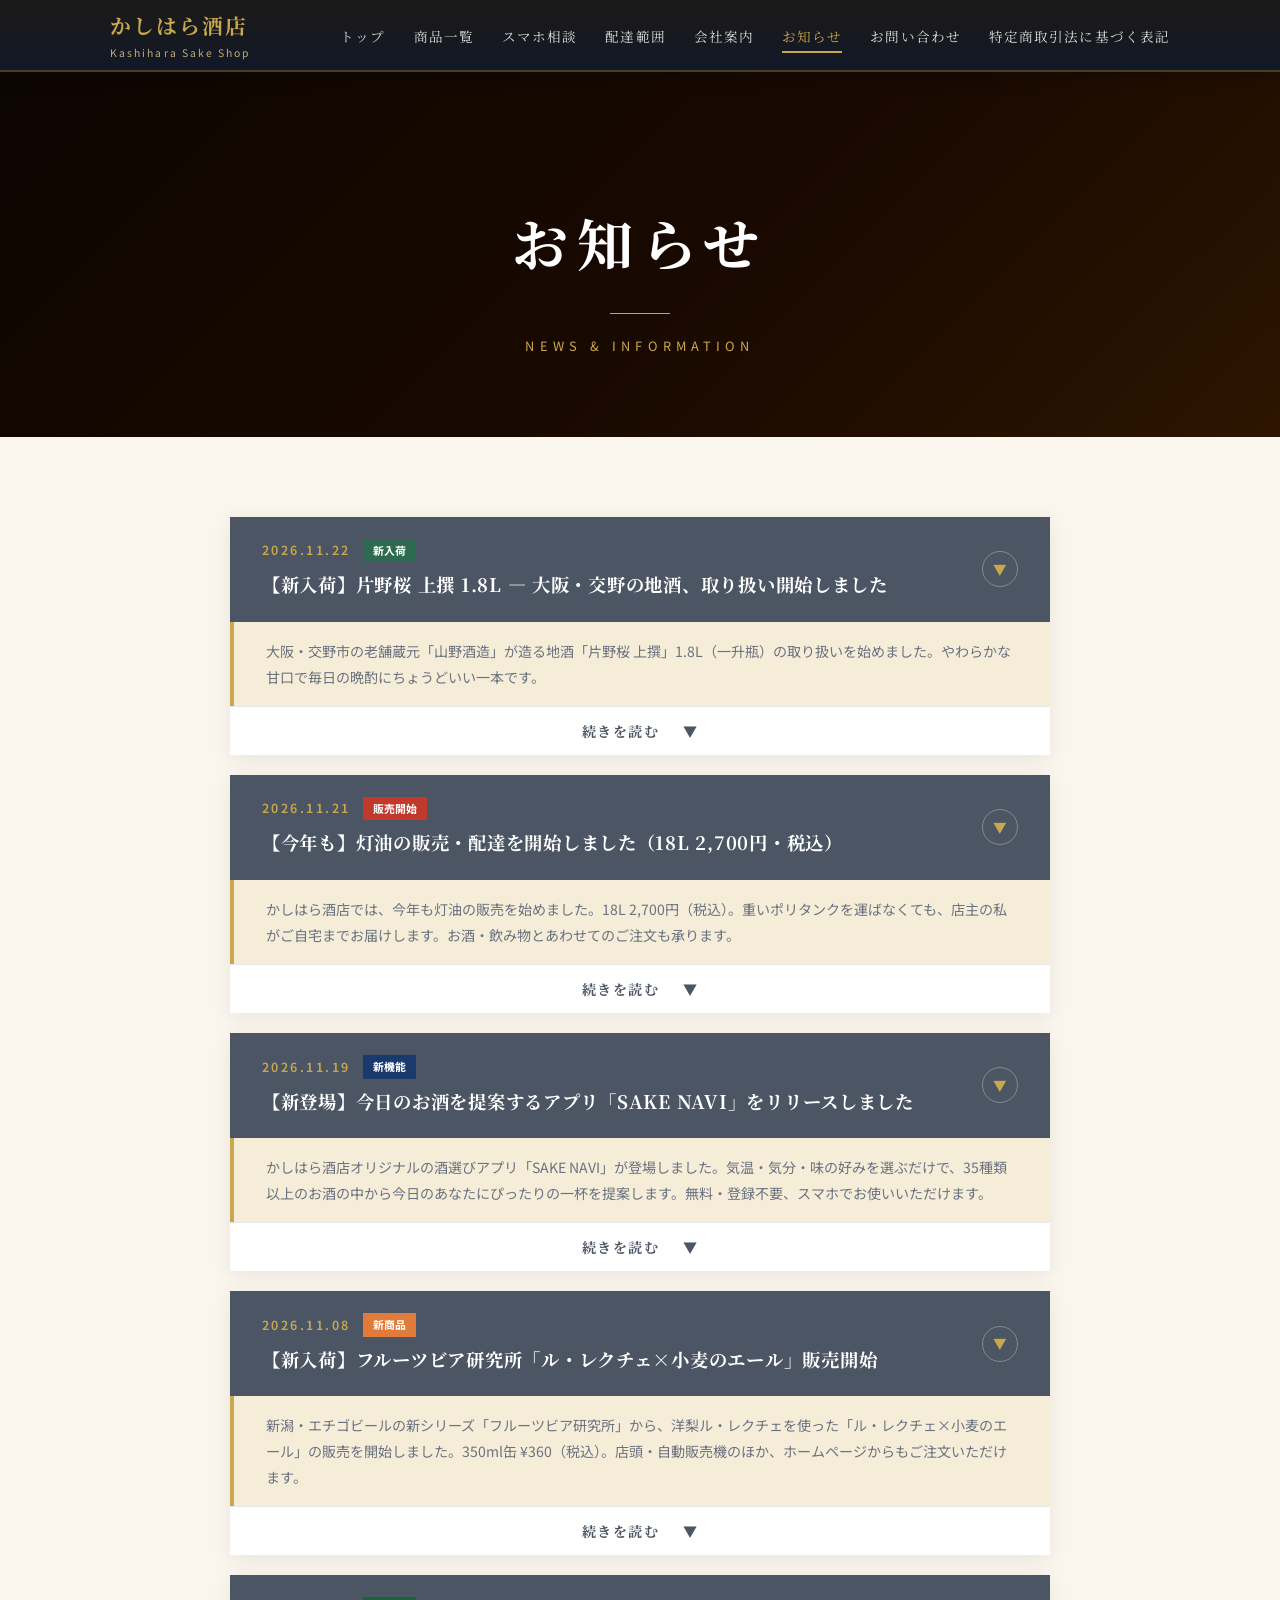
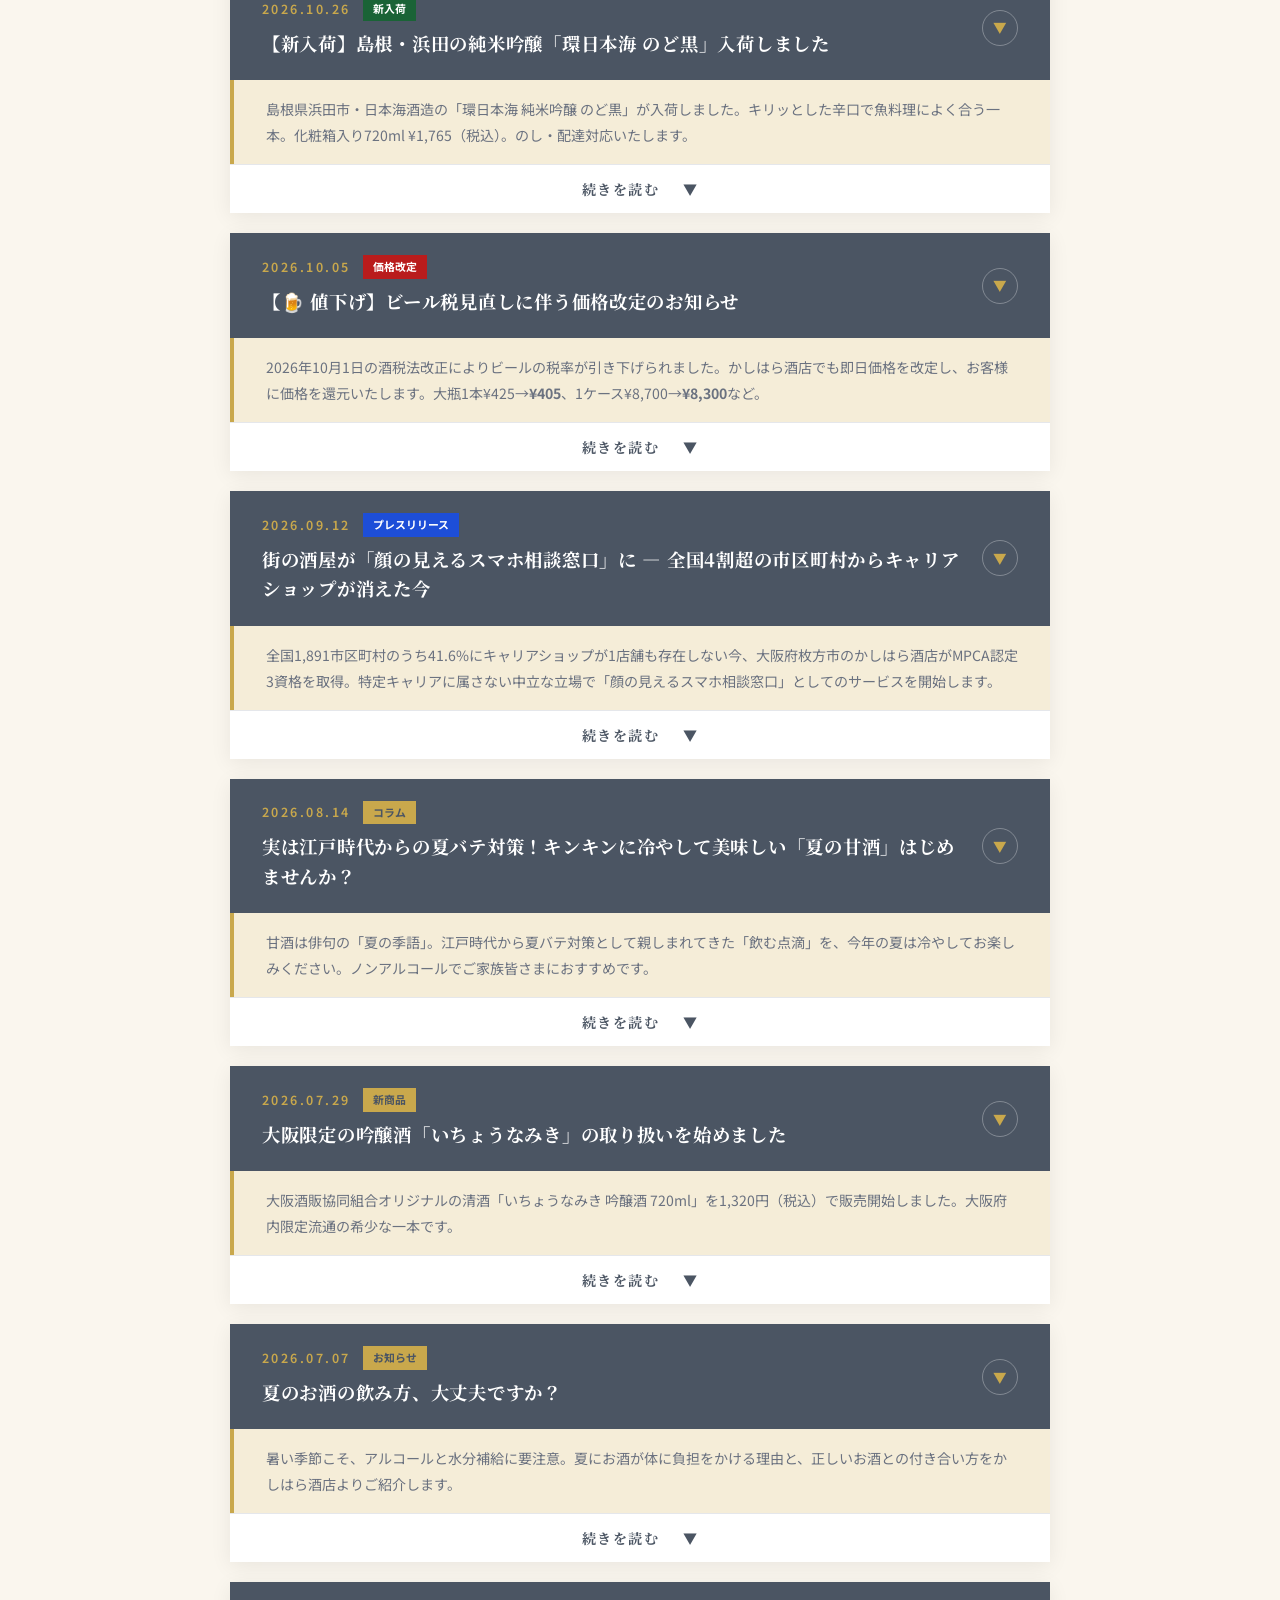
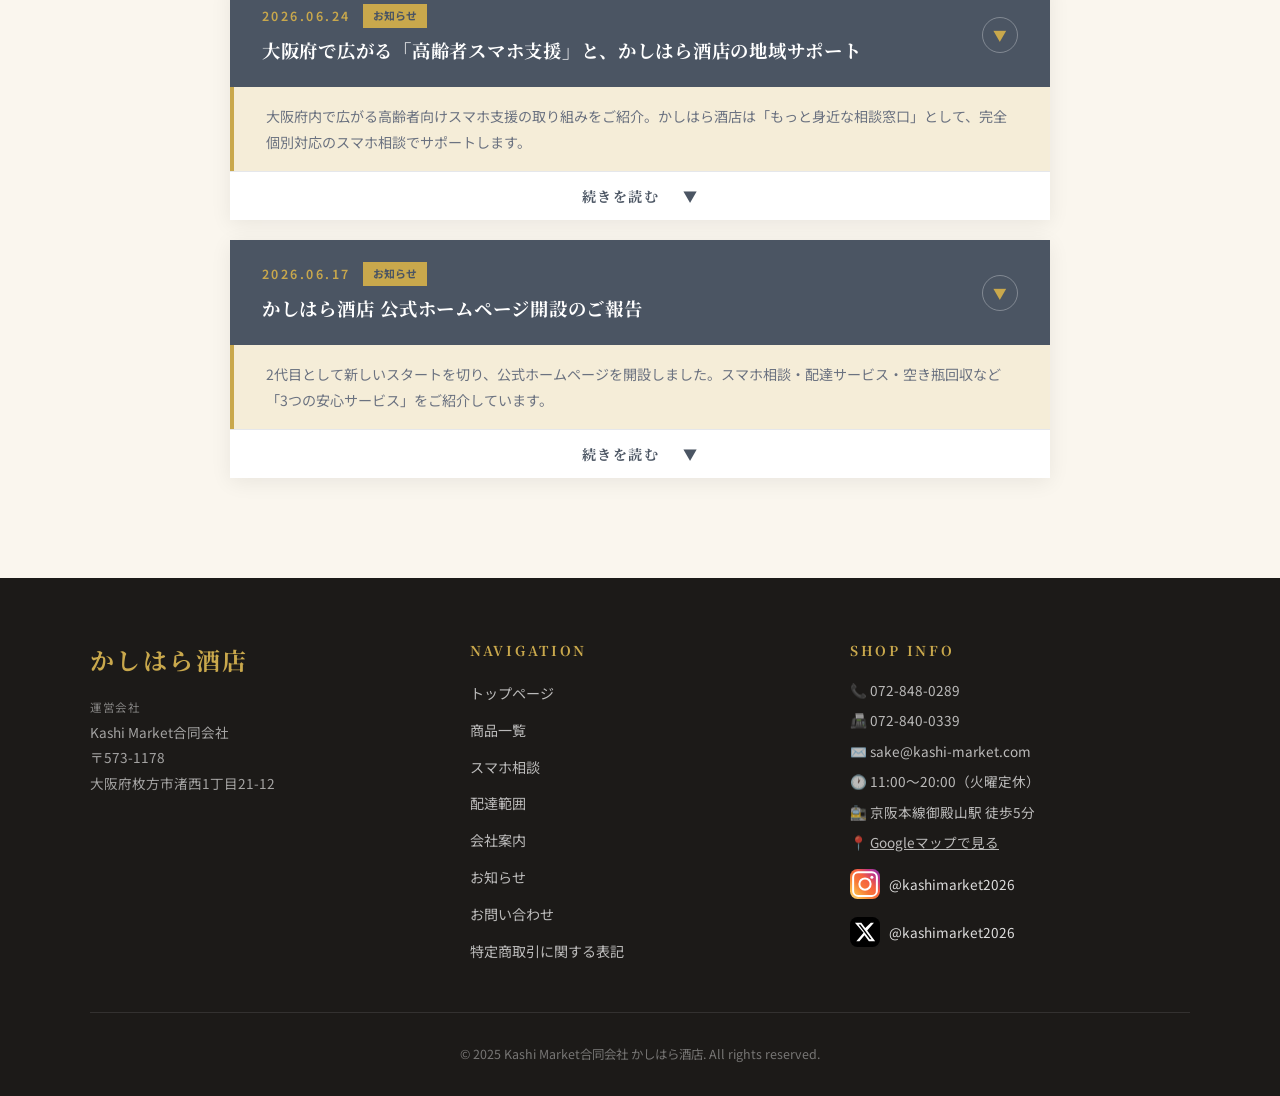
<file: news.html>
﻿<!DOCTYPE html>
<html lang="ja">
<head>
  <meta charset="UTF-8">
  <meta name="viewport" content="width=device-width, initial-scale=1.0">
  <title>お知らせ｜かしはら酒店（枚方市）</title>
  <link rel="canonical" href="https://kashi-market.com/news.html">
  <meta property="og:type" content="website">
  <meta property="og:site_name" content="かしはら酒店">
  <meta property="og:locale" content="ja_JP">
  <meta property="og:title" content="お知らせ｜かしはら酒店（枚方市）">
  <meta property="og:description" content="かしはら酒店からのお知らせ。ホームページ開設・スマホ相談・配達サービス・空き瓶回収など最新情報をお届けします。">
  <meta property="og:url" content="https://kashi-market.com/news.html">
  <meta property="og:image" content="https://kashi-market.com/ogp.jpg">
  <meta name="description" content="かしはら酒店からのお知らせ。ホームページ開設・スマホ相談・配達サービス・空き瓶回収など最新情報をお届けします。">
  <link rel="stylesheet" href="css/style.css">
  <style>
    .page-hero {
      background: linear-gradient(135deg,#0d0500 0%,#1a0a00 60%,#2d1500 100%);
      padding:120px 20px 80px; text-align:center;
    }
    .page-hero h1 {
      font-family:'Noto Serif JP',serif;
      font-size:clamp(2rem,5vw,3.5rem); color:var(--color-white);
      letter-spacing:0.15em; margin-bottom:10px;
    }
    .page-hero p { font-size:0.8rem; color:var(--color-accent); letter-spacing:0.4em; text-transform:uppercase; }
    .page-hero-line { width:60px;height:1px;background:var(--color-accent);margin:20px auto; }

    /* 一覧エリア */
    .news-section { background:var(--color-bg); padding:80px 20px; }
    .news-list { max-width:820px; margin:0 auto; }

    /* ===== アコーディオン カード ===== */
    .news-card {
      background:var(--color-white);
      box-shadow:0 4px 20px rgba(0,0,0,0.07);
      margin-bottom:20px;
      overflow:hidden;
    }

    /* クリックできるヘッダー行 */
    .news-card-header {
      background:var(--color-primary);
      padding:22px 32px;
      cursor:pointer;
      display:flex; align-items:center; gap:0;
      transition:background 0.2s;
      user-select:none;
    }
    .news-card-header:hover { background:#2a1800; }

    .news-header-left { flex:1; min-width:0; }
    .news-meta { display:flex; align-items:center; gap:12px; margin-bottom:8px; flex-wrap:wrap; }
    .news-date { font-size:0.78rem; color:var(--color-accent); letter-spacing:0.2em; font-weight:600; }
    .news-category {
      font-size:0.68rem; padding:2px 10px;
      background:var(--color-accent); color:var(--color-primary); font-weight:700;
    }
    .news-card-header h2 {
      font-family:'Noto Serif JP',serif;
      font-size:clamp(0.95rem,2.2vw,1.15rem); color:var(--color-white);
      line-height:1.6; letter-spacing:0.04em; margin:0;
    }

    /* 開閉アイコン */
    .news-arrow {
      width:36px; height:36px; flex-shrink:0; margin-left:16px;
      border:1px solid rgba(255,255,255,0.3); border-radius:50%;
      display:flex; align-items:center; justify-content:center;
      color:var(--color-accent); font-size:0.85rem; font-weight:700;
      transition:transform 0.35s ease;
    }
    .news-card.open .news-arrow { transform:rotate(180deg); }

    /* サマリー（常に表示） */
    .news-summary {
      padding:16px 32px;
      border-left:4px solid var(--color-accent);
      background:var(--color-bg-dark);
    }
    .news-summary p {
      font-size:0.88rem; color:var(--color-text-light); line-height:1.85; margin:0;
    }

    /* 「続きを読む」ボタン */
    .news-toggle-btn {
      display:flex; align-items:center; justify-content:center; gap:8px;
      width:100%; padding:14px 20px;
      background:none; border:none; border-top:1px solid var(--color-border);
      cursor:pointer; font-family:'Noto Serif JP',serif;
      font-size:0.88rem; color:var(--color-primary); font-weight:700;
      letter-spacing:0.1em; transition:background 0.2s;
    }
    .news-toggle-btn:hover { background:var(--color-bg-dark); }
    .toggle-label { transition:color 0.2s; }
    .news-card.open .toggle-label { color:var(--color-text-light); }

    /* 本文アコーディオン */
    .news-body-wrap {
      max-height:0;
      overflow:hidden;
      transition:max-height 0.45s ease;
    }
    .news-card.open .news-body-wrap {
      max-height:6000px;
    }

    /* 本文スタイル */
    .news-body { padding:36px 32px; }
    .news-body p { font-size:0.92rem; color:var(--color-text); line-height:2; margin-bottom:20px; }
    .news-body h3 {
      font-family:'Noto Serif JP',serif;
      font-size:1.05rem; color:var(--color-primary);
      margin:32px 0 14px; padding-bottom:10px;
      border-bottom:2px solid var(--color-border);
      display:flex; align-items:center; gap:10px;
    }
    .news-body h3::before { content:''; display:inline-block; width:4px; height:1.05rem; background:var(--color-accent); flex-shrink:0; }
    .news-body ul { padding-left:0; margin-bottom:20px; list-style:none; }
    .news-body ul li {
      font-size:0.9rem; color:var(--color-text); line-height:1.9;
      padding:6px 0 6px 20px; border-bottom:1px solid var(--color-border); position:relative;
    }
    .news-body ul li::before { content:'▶'; position:absolute; left:0; color:var(--color-accent); font-size:0.7rem; top:9px; }

    /* 料金ボックス */
    .price-box { background:var(--color-bg-dark); border-left:4px solid var(--color-accent); padding:20px 24px; margin:20px 0 24px; }
    .price-box h4 { font-family:'Noto Serif JP',serif; font-size:0.95rem; color:var(--color-primary); margin-bottom:12px; font-weight:700; }
    .price-box table { width:100%; border-collapse:collapse; }
    .price-box table td { padding:8px 12px; font-size:0.88rem; color:var(--color-text); border-bottom:1px solid var(--color-border); line-height:1.6; }
    .price-box table td:last-child { font-family:'Noto Serif JP',serif; font-weight:700; color:var(--color-primary); text-align:right; white-space:normal; word-break:break-word; }
    @media(max-width:640px){
      .price-box table td:first-child { white-space:nowrap; width:5.5em; vertical-align:top; font-size:0.82rem; padding:8px 8px 8px 0; }
      .price-box table td:last-child { white-space:normal; word-break:break-word; text-align:left; padding:8px 0 8px 8px; }
    }
    .price-note { font-size:0.78rem; color:var(--color-text-light); margin-top:10px; line-height:1.8; }

    /* お得ボックス */
    .benefit-box { background:#fffbf0; border:1px solid var(--color-accent); border-left:4px solid var(--color-accent); padding:20px 24px; margin:20px 0 24px; }
    .benefit-box h4 { font-family:'Noto Serif JP',serif; font-size:0.95rem; color:var(--color-primary); margin-bottom:12px; font-weight:700; }
    .benefit-box p { font-size:0.88rem; color:var(--color-text); line-height:1.9; margin-bottom:8px; }
    .benefit-box p:last-child { margin-bottom:0; }
    .benefit-highlight { font-size:1rem; color:#c0392b; font-weight:700; }

    /* 警告ボックス */
    .caution-box { background:#fff5f5; border:1px solid #f5a0a0; border-left:4px solid #e74c3c; padding:14px 18px; margin:16px 0; font-size:0.85rem; color:#8b0000; line-height:1.8; }

    /* 締めくくり */
    .news-footer-box { background:var(--color-primary); padding:28px 24px; margin-top:36px; border-top:3px solid var(--color-accent); }
    .news-footer-box p { font-size:0.9rem; color:rgba(255,255,255,0.85); line-height:2; margin-bottom:8px; }
    .news-footer-box p:last-child { margin-bottom:0; }
    .news-footer-box a { color:var(--color-accent); }

    /* 画像 */
    .news-img { width:100%; max-width:680px; display:block; margin:24px auto; border-radius:4px; box-shadow:0 6px 24px rgba(0,0,0,0.12); }
    .news-img-caption { text-align:center; font-size:0.76rem; color:var(--color-text-light); margin-top:-16px; margin-bottom:24px; }

    @media(max-width:600px){
      .news-card-header { padding:18px 20px; }
      .news-summary { padding:14px 20px; }
      .news-body { padding:24px 18px; }
    }
  </style>
</head>
<body>

<!-- ヘッダー -->
<header>
  <div class="header-inner">
    <a href="index.html" class="logo">
      <span class="logo-jp">かしはら酒店</span>
      <span class="logo-en">Kashihara Sake Shop</span>
    </a>
    <div class="hamburger" onclick="toggleNav()"><span></span><span></span><span></span></div>
    <nav id="main-nav">
      <ul>
        <li><a href="index.html">トップ</a></li>
        <li><a href="products.html">商品一覧</a></li>
        <li><a href="smartphone.html">スマホ相談</a></li>
        <li><a href="delivery.html">配達範囲</a></li>
        <li><a href="about.html">会社案内</a></li>
        <li><a href="news.html" class="active">お知らせ</a></li>
        <li><a href="contact.html">お問い合わせ</a></li>
        <li><a href="tokusho.html">特定商取引法に基づく表記</a></li>
      </ul>
    </nav>
  </div>
</header>

<!-- ページヒーロー -->
<div class="page-hero">
  <h1>お知らせ</h1>
  <div class="page-hero-line"></div>
  <p>News &amp; Information</p>
</div>

<!-- お知らせ一覧 -->
<section class="news-section">
  <div class="news-list">

    <!-- ===== 記事13：新取り扱い 片野桜 上撰 2026.11.22 ===== -->
    <article class="news-card" id="news-013">

      <div class="news-card-header" onclick="toggleNews('news-013')">
        <div class="news-header-left">
          <div class="news-meta">
            <span class="news-date">2026.11.22</span>
            <span class="news-category" style="background:#2d6a4f;color:#fff;">新入荷</span>
          </div>
          <h2>【新入荷】片野桜 上撰 1.8L — 大阪・交野の地酒、取り扱い開始しました</h2>
        </div>
        <div class="news-arrow">▼</div>
      </div>

      <div class="news-summary">
        <p>大阪・交野市の老舗蔵元「山野酒造」が造る地酒「片野桜 上撰」1.8L（一升瓶）の取り扱いを始めました。やわらかな甘口で毎日の晩酌にちょうどいい一本です。</p>
      </div>

      <button class="news-toggle-btn" onclick="toggleNews('news-013')">
        <span class="toggle-label">続きを読む</span>　▼
      </button>

      <div class="news-body-wrap">
        <div class="news-body">

          <!-- 商品写真 -->
          <div class="news-image" style="margin-bottom:32px;text-align:center;">
            <img src="片野桜上撰1800ml.jpg" alt="片野桜 上撰 1.8L（一升瓶）" style="max-width:360px;width:100%;border-radius:4px;box-shadow:0 4px 20px rgba(0,0,0,0.12);" loading="lazy">
          </div>

          <!-- リード -->
          <div style="background:linear-gradient(135deg,#2d6a4f,#52b788);padding:18px 24px;margin-bottom:28px;border-radius:2px;">
            <p style="color:#fff;font-family:'Noto Serif JP',serif;font-size:1rem;margin:0;line-height:1.7;">大阪・交野（かたの）の蔵元「山野酒造」が造る、地元に根ざした日本酒が入荷しました。毎日の晩酌にちょうどよい、ほっこりとしたやわらかな甘口です。</p>
          </div>

          <h3>🌸 片野桜 上撰とは</h3>
          <p>山野酒造は大阪府交野市に構える蔵元。「片野桜」はその看板銘柄で、地元の常連客から長く愛されてきた日本酒です。</p>
          <ul>
            <li>やわらかな甘口で飲みやすい</li>
            <li>毎日の晩酌のお供にぴったり</li>
            <li>燗にするとほっこり体が温まります</li>
            <li>魚料理・肉料理・鍋料理とも相性◎</li>
          </ul>

          <h3>📋 商品情報</h3>
          <div class="price-box">
            <table>
              <tr><td>商品名</td><td>片野桜 上撰 1.8L（一升瓶）</td></tr>
              <tr><td>蔵元</td><td>山野酒造（大阪府交野市）</td></tr>
              <tr><td>分類</td><td>清酒・甘口</td></tr>
              <tr><td>容量</td><td>1.8L（一升瓶）</td></tr>
              <tr><td>価格</td><td>2,420円（税込）</td></tr>
            </table>
          </div>

          <div class="benefit-box">
            <h4>🛒 ホームページからご注文いただけます</h4>
            <p>商品一覧ページの「清酒」カテゴリからご注文いただけます。お酒・飲み物とまとめてカートに入れてご注文も可能です。</p>
            <p><a href="products.html#card-katanosakura" style="color:var(--color-primary);font-weight:700;">▶ 片野桜 上撰のご注文はこちら</a></p>
          </div>

          <div class="news-footer-box">
            <p>📞 ご注文・お問い合わせ：<a href="tel:0728480289">072-848-0289</a></p>
            <p>✉ <a href="mailto:sake@kashi-market.com">sake@kashi-market.com</a></p>
            <p>🏪 かしはら酒店　枚方市渚西1-21-12（京阪本線 御殿山駅から徒歩5分）<br>営業時間 11:00〜20:00 ／ 火曜定休</p>
          </div>

        </div><!-- /news-body -->
      </div><!-- /news-body-wrap -->

    </article>
    <!-- ===== /記事13 ===== -->

    <!-- ===== 記事12：灯油販売・配達開始 2026.11.21 ===== -->
    <article class="news-card" id="news-012">

      <div class="news-card-header" onclick="toggleNews('news-012')">
        <div class="news-header-left">
          <div class="news-meta">
            <span class="news-date">2026.11.21</span>
            <span class="news-category" style="background:#c0392b;color:#fff;">販売開始</span>
          </div>
          <h2>【今年も】灯油の販売・配達を開始しました（18L 2,700円・税込）</h2>
        </div>
        <div class="news-arrow">▼</div>
      </div>

      <div class="news-summary">
        <p>かしはら酒店では、今年も灯油の販売を始めました。18L 2,700円（税込）。重いポリタンクを運ばなくても、店主の私がご自宅までお届けします。お酒・飲み物とあわせてのご注文も承ります。</p>
      </div>

      <button class="news-toggle-btn" onclick="toggleNews('news-012')">
        <span class="toggle-label">続きを読む</span>　▼
      </button>

      <div class="news-body-wrap">
        <div class="news-body">

          <!-- 告知画像 -->
          <div class="news-image" style="margin-bottom:32px;text-align:center;">
            <img src="灯油販売開始告知.webp" alt="今年も灯油販売開始しました！18L 2,700円（税込）かしはら酒店" style="max-width:560px;width:100%;border-radius:4px;box-shadow:0 4px 20px rgba(0,0,0,0.12);" loading="lazy">
          </div>

          <!-- リード -->
          <div style="background:linear-gradient(135deg,#1a3a6e,#c0392b);padding:18px 24px;margin-bottom:28px;border-radius:2px;">
            <p style="color:#fff;font-family:'Noto Serif JP',serif;font-size:1rem;margin:0;line-height:1.7;">寒さが本格的になってきました。かしはら酒店では今年も灯油の販売・配達を始めました。重いポリタンクの持ち運びは、どうぞ私たちにお任せください。</p>
          </div>

          <h3>🛢️ こんな方におすすめ</h3>
          <ul>
            <li>重いポリタンクを運ぶのがつらい</li>
            <li>ガソリンスタンドまで灯油を買いに行くのが大変</li>
            <li>灯油と一緒に、お酒や飲み物もまとめて届けてほしい</li>
          </ul>

          <h3>📋 灯油の販売について</h3>
          <div class="price-box">
            <table>
              <tr><td>商品</td><td>灯油 18L（ポリタンク1缶分）</td></tr>
              <tr><td>価格</td><td>2,700円（税込）</td></tr>
              <tr><td>お届け</td><td>店主がご自宅までお届けします</td></tr>
              <tr><td>ご注文</td><td>お電話・メール・ホームページ</td></tr>
            </table>
          </div>

          <h3>🚚 酒屋だからできる「ついで」の配達</h3>
          <p>灯油のお届けにあわせて、ほかのご用もまとめて承ります。</p>
          <ul>
            <li><strong>灯油の配達</strong></li>
            <li><strong>お酒・飲み物の配達</strong>（日本酒・焼酎・ビール・天然水など）</li>
            <li><strong>配達先でのスマホ相談</strong>（初回30分 550円）</li>
          </ul>

          <div class="benefit-box">
            <h4>🛒 ホームページからもご注文いただけます</h4>
            <p>商品一覧ページの「灯油」から、数量を選んでご注文ください。お酒・飲み物と一緒にカートに入れてまとめてご注文いただけます。</p>
            <p><a href="products.html#kerosene" style="color:var(--color-primary);font-weight:700;">▶ 灯油のご注文はこちら</a></p>
          </div>

          <div class="news-footer-box">
            <p>📞 ご注文・お問い合わせ：<a href="tel:0728480289">072-848-0289</a></p>
            <p>✉ <a href="mailto:sake@kashi-market.com">sake@kashi-market.com</a></p>
            <p>🛒 ホームページから：<a href="products.html#kerosene">https://kashi-market.com/products.html</a></p>
            <p>🏪 かしはら酒店　枚方市渚西1-21-12（京阪本線 御殿山駅から徒歩5分）<br>営業時間 11:00〜20:00 ／ 火曜定休</p>
          </div>

        </div><!-- /news-body -->
      </div><!-- /news-body-wrap -->

    </article>
    <!-- ===== /記事12 ===== -->

    <!-- ===== 記事11：SAKE NAVI リリース 2026.11.19 ===== -->
    <article class="news-card" id="news-011">

      <div class="news-card-header" onclick="toggleNews('news-011')">
        <div class="news-header-left">
          <div class="news-meta">
            <span class="news-date">2026.11.19</span>
            <span class="news-category" style="background:#1a3a6e;color:#fff;">新機能</span>
          </div>
          <h2>【新登場】今日のお酒を提案するアプリ「SAKE NAVI」をリリースしました</h2>
        </div>
        <div class="news-arrow">▼</div>
      </div>

      <div class="news-summary">
        <p>かしはら酒店オリジナルの酒選びアプリ「SAKE NAVI」が登場しました。気温・気分・味の好みを選ぶだけで、35種類以上のお酒の中から今日のあなたにぴったりの一杯を提案します。無料・登録不要、スマホでお使いいただけます。</p>
      </div>

      <button class="news-toggle-btn" onclick="toggleNews('news-011')">
        <span class="toggle-label">続きを読む</span>　▼
      </button>

      <div class="news-body-wrap">
        <div class="news-body">

          <!-- リード -->
          <div style="background:linear-gradient(135deg,#1a3a6e,#2b5fa8);padding:24px 28px;margin-bottom:28px;border-radius:2px;text-align:center;">
            <div style="font-size:2.8rem;margin-bottom:8px;filter:drop-shadow(0 4px 12px rgba(0,0,0,0.4));">🥂</div>
            <p style="font-family:'Noto Serif JP',serif;font-size:1.3rem;color:#fff;letter-spacing:0.15em;margin:0 0 4px;">SAKE NAVI</p>
            <p style="font-size:0.65rem;letter-spacing:0.35em;color:rgba(255,215,100,0.85);margin:0;text-transform:uppercase;">Find Your Perfect Drink</p>
          </div>

          <h3>🍶 こんな方におすすめ</h3>
          <ul>
            <li>「今日は何を飲もうかな」と迷うことが多い</li>
            <li>気分や体調に合ったお酒を選びたい</li>
            <li>食事とお酒の組み合わせで悩む</li>
            <li>いつも同じお酒ばかりで、たまには違うものを試したい</li>
            <li>ビールが少し苦手で、飲みやすいものを探している</li>
          </ul>

          <h3>📱 使い方はかんたん3ステップ</h3>
          <div class="price-box">
            <table>
              <tr><td>STEP 1</td><td>今日の気温と気分・シーンを選ぶ</td></tr>
              <tr><td>STEP 2</td><td>甘さ・苦味・炭酸などの好みを調整し、体調・食事・運転予定などを入力</td></tr>
              <tr><td>RESULT</td><td>35種類以上のお酒の中からあなただけの一杯を提案！おすすめの飲み方・相性のよい料理も表示</td></tr>
            </table>
          </div>

          <h3>✨ 主な機能</h3>
          <ul>
            <li>35種類以上のお酒から気分・体調・味の好みで絞り込み</li>
            <li>ノンアルコール飲料にも対応（運転予定・体調不良時も安心）</li>
            <li>「好き・苦手」評価で次回の提案が学習・改善</li>
            <li>お気に入りのお酒を保存、過去の履歴から再利用も可能</li>
          </ul>

          <div class="benefit-box">
            <h4>🎁 無料・登録不要ですぐ使えます</h4>
            <p>アカウント作成やメールアドレス登録は一切不要。スマートフォン・タブレット・パソコン、どの端末でもお使いいただけます。ホームページのトップページからすぐにアクセスできます。</p>
          </div>

          <div class="news-footer-box">
            <p>🚀 トップページのバナーから今すぐ試せます。</p>
            <p>直接アクセス：<a href="sake_navi.html" style="color:var(--color-accent);">https://kashi-market.com/sake_navi.html</a></p>
            <p style="font-size:0.8rem;opacity:0.7;">※お酒は20歳になってから。飲酒運転は法律で禁止されています。</p>
          </div>

        </div><!-- /news-body -->
      </div><!-- /news-body-wrap -->

    </article>
    <!-- ===== /記事11 ===== -->

    <!-- ===== 記事10：新入荷 フルーツビア研究所 2026.11.08 ===== -->
    <article class="news-card" id="news-010">

      <div class="news-card-header" onclick="toggleNews('news-010')">
        <div class="news-header-left">
          <div class="news-meta">
            <span class="news-date">2026.11.08</span>
            <span class="news-category" style="background:#e07b39;color:#fff;">新商品</span>
          </div>
          <h2>【新入荷】フルーツビア研究所「ル・レクチェ×小麦のエール」販売開始</h2>
        </div>
        <div class="news-arrow">▼</div>
      </div>

      <div class="news-summary">
        <p>新潟・エチゴビールの新シリーズ「フルーツビア研究所」から、洋梨ル・レクチェを使った「ル・レクチェ×小麦のエール」の販売を開始しました。350ml缶 ¥360（税込）。店頭・自動販売機のほか、ホームページからもご注文いただけます。</p>
      </div>

      <button class="news-toggle-btn" onclick="toggleNews('news-010')">
        <span class="toggle-label">続きを読む</span>　▼
      </button>

      <div class="news-body-wrap">
        <div class="news-body">

          <!-- 商品フライヤー画像 -->
          <div class="news-image" style="margin-bottom:32px;text-align:center;">
            <img src="フルーツビア研究所_ルレクチェ.webp" alt="フルーツビア研究所 ル・レクチェ×小麦のエール" style="max-width:420px;width:100%;border-radius:4px;box-shadow:0 4px 20px rgba(0,0,0,0.12);">
          </div>

          <!-- リード -->
          <div style="background:linear-gradient(135deg,#7c3c10,#e07b39);padding:18px 24px;margin-bottom:28px;border-radius:2px;">
            <p style="color:#fff;font-family:'Noto Serif JP',serif;font-size:1rem;margin:0;line-height:1.7;">かしはら酒店では、新潟のエチゴビールが2026年10月に発売した「フルーツビア研究所」の第一弾、「ル・レクチェ×小麦のエール」の販売を開始しました。</p>
          </div>

          <h3>🍐 どんなお酒？</h3>
          <p>新潟県産の洋梨「ル・レクチェ」の果汁を使ったウィートエール（小麦のエール）です。洋梨の上品な香りとホップが調和し、甘さ控えめでまろやかな口当たり。後味はすっきりしています。</p>
          <p>香料は使わず、フルーツ本来の香りと味を活かしています。ビールが少し苦手な方やクラフトビールを初めて飲む方にも手に取りやすい一本です。食事のお供にも、スイーツとともにも。ごほうび気分の一杯にどうぞ。</p>

          <h3>📋 商品詳細</h3>
          <div class="price-box">
            <table>
              <tr><td>商品名</td><td>フルーツビア研究所 ル・レクチェ×小麦のエール</td></tr>
              <tr><td>内容量</td><td>350ml缶</td></tr>
              <tr><td>価格</td><td>¥360（税込）</td></tr>
              <tr><td>アルコール分</td><td>5%</td></tr>
              <tr><td>分類</td><td>発泡酒</td></tr>
              <tr><td>販売元</td><td>エチゴビール株式会社（新潟県）</td></tr>
              <tr><td>原材料</td><td>麦芽、ホップ、西洋なし果汁（ル・レクチェ）、小麦</td></tr>
              <tr><td>販売場所</td><td>店頭・自動販売機・ホームページ注文</td></tr>
            </table>
          </div>

          <h3>🎨 缶のデザインも楽しい</h3>
          <p>缶にはアロマ、ホップ、Dr.ヤギの3人のスタッフが登場し、フルーツビールを「研究」する様子が描かれています。ポップで明るいデザインなので、手みやげや、ちょっとした贈り物にも喜ばれます。</p>

          <div class="news-footer-box">
            <p>🏪 店頭・自動販売機・ホームページからご注文いただけます。</p>
            <p>🚚 大阪府内は配達対応（¥2,000以上のご注文で配達料無料）。</p>
            <p>☎ かしはら酒店　072-848-0289（11:00〜20:00 ／ 火曜定休）</p>
            <p style="font-size:0.8rem;opacity:0.7;">※20歳未満の飲酒・販売は法律で禁止されています。</p>
          </div>

        </div><!-- /news-body -->
      </div><!-- /news-body-wrap -->

    </article>
    <!-- ===== /記事10 ===== -->

    <!-- ===== 記事9：新入荷 のど黒 2026.10.26 ===== -->
    <article class="news-card" id="news-009">

      <div class="news-card-header" onclick="toggleNews('news-009')">
        <div class="news-header-left">
          <div class="news-meta">
            <span class="news-date">2026.10.26</span>
            <span class="news-category" style="background:#1a6336;color:#fff;">新入荷</span>
          </div>
          <h2>【新入荷】島根・浜田の純米吟醸「環日本海 のど黒」入荷しました</h2>
        </div>
        <div class="news-arrow">▼</div>
      </div>

      <div class="news-summary">
        <p>島根県浜田市・日本海酒造の「環日本海 純米吟醸 のど黒」が入荷しました。キリッとした辛口で魚料理によく合う一本。化粧箱入り720ml ¥1,765（税込）。のし・配達対応いたします。</p>
      </div>

      <button class="news-toggle-btn" onclick="toggleNews('news-009')">
        <span class="toggle-label">続きを読む</span>　▼
      </button>

      <div class="news-body-wrap">
        <div class="news-body">

          <!-- 商品画像 -->
          <div class="news-image" style="margin-bottom:32px;text-align:center;">
            <img src="環日本海のど黒.jpg" alt="環日本海 純米吟醸 のど黒 720ml" style="max-width:480px;width:100%;border-radius:4px;box-shadow:0 4px 20px rgba(0,0,0,0.12);">
            <p style="font-size:0.76rem;color:var(--color-text-light);margin-top:10px;">環日本海 純米吟醸 のど黒 720ml（化粧箱入り）</p>
          </div>

          <!-- リード -->
          <div style="background:linear-gradient(135deg,#0d3320,#1a6336);padding:18px 24px;margin-bottom:28px;border-radius:2px;">
            <p style="color:#fff;font-family:'Noto Serif JP',serif;font-size:1rem;margin:0;line-height:1.7;">島根県浜田市の日本海酒造が醸す「環日本海 純米吟醸 のど黒」が入荷しました。キリッとした辛口で旨味とのバランスがよく、蔵元が浜田名物のノドグロ料理との相性をうたう一本です。</p>
          </div>

          <h3>🍶 商品詳細</h3>
          <div class="price-box">
            <table>
              <tr><td>商品名</td><td>環日本海 純米吟醸 のど黒</td></tr>
              <tr><td>蔵元</td><td>日本海酒造（島根県浜田市）</td></tr>
              <tr><td>内容量</td><td>720ml（化粧箱入り）</td></tr>
              <tr><td>価格</td><td>¥1,765（税込）</td></tr>
              <tr><td>精米歩合</td><td>60%</td></tr>
              <tr><td>アルコール分</td><td>14%</td></tr>
              <tr><td>おすすめ温度</td><td>10〜15℃（冷やしすぎず少し置いてから）</td></tr>
              <tr><td>合う料理</td><td>ノドグロをはじめ魚料理全般</td></tr>
            </table>
          </div>

          <h3>🏭 蔵元・浜田のこと</h3>
          <p>日本海酒造は1888年創業。浜田市三隅町の蔵で、矢畝山系の伏流水を使い、浜田市弥栄町の農家と契約栽培した酒米を中心に、寒い時期に仕込んでいます。</p>
          <p>浜田は石見神楽の発祥の地であり、干物や赤天などの食、西条柿・ピオーネ・梨といった旬の果物でも知られるまちです。</p>
          <p>黒地に赤いノドグロが描かれた化粧箱入りなので、歳暮や贈り物にも向いています。</p>

          <h3>🌊 浜田ファンの輪「はまだね」</h3>
          <p>浜田市には、市外に住んでいても浜田と関わり続けられる「浜田市オフィシャルアンバサダー はまだね」という制度があります。「観光でもない、移住でもない」関わり方として、アンバサダー同士の交流、浜田の特産品の配送、デジタル名刺、ツアーやイベントへの招待などの特典があります。</p>
          <p>店主の樫原辰徳も個人としてこの取り組みに参加しています。お酒を通じて、浜田の魅力を枚方・大阪の皆さまにお届けしてまいります。</p>
          <p>制度の詳細は公式サイト（<a href="https://brand.hamadane.jp/" target="_blank" rel="noopener noreferrer" style="color:var(--color-blue);">https://brand.hamadane.jp/</a>）をご覧ください。</p>

          <div class="news-footer-box">
            <p>📦 店頭・お電話・ホームページの商品一覧からご注文いただけます。</p>
            <p>🚚 大阪府内は配達対応（¥2,000以上のご注文で配達料無料）、のし紙にも対応いたします。</p>
            <p>☎ かしはら酒店　072-848-0289（11:00〜20:00 ／ 火曜定休）</p>
            <p style="font-size:0.8rem;opacity:0.7;">※20歳未満の飲酒・販売は法律で禁止されています。</p>
          </div>

        </div><!-- /news-body -->
      </div><!-- /news-body-wrap -->

    </article>
    <!-- ===== /記事9 ===== -->

    <!-- ===== 記事8：価格改定 2026.10.05 ===== -->
    <article class="news-card" id="news-008">

      <div class="news-card-header" onclick="toggleNews('news-008')">
        <div class="news-header-left">
          <div class="news-meta">
            <span class="news-date">2026.10.05</span>
            <span class="news-category" style="background:#b91c1c;color:#fff;">価格改定</span>
          </div>
          <h2>【🍺 値下げ】ビール税見直しに伴う価格改定のお知らせ</h2>
        </div>
        <div class="news-arrow">▼</div>
      </div>

      <div class="news-summary">
        <p>2026年10月1日の酒税法改正によりビールの税率が引き下げられました。かしはら酒店でも即日価格を改定し、お客様に価格を還元いたします。大瓶1本¥425→<strong>¥405</strong>、1ケース¥8,700→<strong>¥8,300</strong>など。</p>
      </div>

      <button class="news-toggle-btn" onclick="toggleNews('news-008')">
        <span class="toggle-label">続きを読む</span>　▼
      </button>

      <div class="news-body-wrap">
        <div class="news-body">

          <!-- 値下げ案内画像 -->
          <div class="news-image" style="margin-bottom:32px;text-align:center;">
            <img src="ビール税見直しによる値下げ案内.png" alt="値下げしました！ビール税見直しに伴う価格改定" style="max-width:480px;width:100%;border-radius:4px;box-shadow:0 4px 20px rgba(0,0,0,0.12);">
          </div>

          <!-- リード -->
          <div style="background:linear-gradient(135deg,#7f1d1d,#b91c1c);padding:18px 24px;margin-bottom:28px;border-radius:2px;">
            <p style="color:#fff;font-family:'Noto Serif JP',serif;font-size:1rem;margin:0;line-height:1.7;">2026年10月1日（木）より、酒税法の改正によりビールの税率が引き下げられました。かしはら酒店では、この税改正に伴い対象商品の価格を改定いたします。お客様にできる限り価格を還元できるよう、即日反映しております。</p>
          </div>

          <h3>🍺 瓶ビール新価格（キリン・サッポロ・アサヒ各銘柄）</h3>
          <div class="price-box">
            <table>
              <tr><th style="text-align:left;background:var(--color-bg-dark);padding:8px 12px;font-size:0.82rem;color:var(--color-text-light);">商品</th><th style="background:var(--color-bg-dark);padding:8px 12px;font-size:0.82rem;color:var(--color-text-light);">旧価格</th><th style="background:var(--color-bg-dark);padding:8px 12px;font-size:0.82rem;color:var(--color-text-light);">新価格</th></tr>
              <tr><td>大瓶 1本</td><td style="text-align:center;text-decoration:line-through;color:var(--color-text-light);">¥425</td><td style="text-align:center;color:#b91c1c;font-weight:700;">¥405</td></tr>
              <tr><td>大瓶 1ケース（20本）</td><td style="text-align:center;text-decoration:line-through;color:var(--color-text-light);">¥8,700</td><td style="text-align:center;color:#b91c1c;font-weight:700;">¥8,300</td></tr>
              <tr><td>中瓶 1本</td><td style="text-align:center;text-decoration:line-through;color:var(--color-text-light);">¥360</td><td style="text-align:center;color:#b91c1c;font-weight:700;">¥340</td></tr>
              <tr><td>中瓶 1ケース（20本）</td><td style="text-align:center;text-decoration:line-through;color:var(--color-text-light);">¥7,400</td><td style="text-align:center;color:#b91c1c;font-weight:700;">¥7,000</td></tr>
            </table>
            <p class="price-note">※当店での価格です（税込）</p>
          </div>

          <h3>🥫 缶ビール（アサヒスーパードライ）新価格</h3>
          <div class="price-box">
            <table>
              <tr><th style="text-align:left;background:var(--color-bg-dark);padding:8px 12px;font-size:0.82rem;color:var(--color-text-light);">商品</th><th style="background:var(--color-bg-dark);padding:8px 12px;font-size:0.82rem;color:var(--color-text-light);">値下げ額</th></tr>
              <tr><td>350ml缶</td><td style="text-align:center;color:#b91c1c;font-weight:700;">1本あたり10円値下げ</td></tr>
              <tr><td>500ml缶</td><td style="text-align:center;color:#b91c1c;font-weight:700;">1本あたり20円値下げ</td></tr>
            </table>
          </div>

          <h3>📋 今回の酒税改正について</h3>
          <p>2026年10月1日より、ビール・発泡酒・第三のビールの酒税が<strong>350ml換算54.25円に一本化</strong>されました。</p>
          <ul>
            <li>✅ <strong>ビール</strong> → 350mlあたり約9.1円の<strong style="color:#15803d;">減税（値下げ）</strong></li>
            <li>❌ <strong>発泡酒・第三のビール</strong> → 350mlあたり約7.26円の<strong style="color:#b91c1c;">増税（値上げ）</strong></li>
            <li>❌ <strong>チューハイ・サワー類</strong> → 350mlあたり約7円の<strong style="color:#b91c1c;">増税（値上げ）</strong></li>
          </ul>
          <p>「ビールは高い、発泡酒や第三のビールは安い」という時代が終わり、<strong>ビールがよりお求めやすくなりました。</strong>これを機に、ぜひ本格的なビールをお楽しみください🍺</p>

          <div class="news-footer-box">
            <p><strong>かしはら酒店からひとこと</strong></p>
            <p>物価高が続く中、今回の酒税改正でビールが値下がりするのは、ビール好きの皆様にとって久しぶりの明るいニュースです。飲食店様向けの業務用配達にも対応しています。ケース単位でのご注文もお気軽にご相談ください。</p>
            <p>📞 072-848-0289　🕐 11:00〜20:00（火曜定休）　🚉 御殿山駅 徒歩5分</p>
          </div>

          <div style="text-align:center;margin-top:30px;">
            <button class="news-toggle-btn" onclick="toggleNews('news-008')" style="border-top:none;border:1px solid var(--color-border);">
              <span class="toggle-label">閉じる</span>　▲
            </button>
          </div>

        </div>
      </div>

    </article>

    <!-- ===== 記事7：ニュースリリース 2026.09.12 ===== -->
    <article class="news-card" id="news-007">

      <div class="news-card-header" onclick="toggleNews('news-007')">
        <div class="news-header-left">
          <div class="news-meta">
            <span class="news-date">2026.09.12</span>
            <span class="news-category" style="background:#1d4ed8;color:#fff;">プレスリリース</span>
          </div>
          <h2>街の酒屋が「顔の見えるスマホ相談窓口」に — 全国4割超の市区町村からキャリアショップが消えた今</h2>
        </div>
        <div class="news-arrow">▼</div>
      </div>

      <div class="news-summary">
        <p>全国1,891市区町村のうち41.6%にキャリアショップが1店舗も存在しない今、大阪府枚方市のかしはら酒店がMPCA認定3資格を取得。特定キャリアに属さない中立な立場で「顔の見えるスマホ相談窓口」としてのサービスを開始します。</p>
      </div>

      <button class="news-toggle-btn" onclick="toggleNews('news-007')">
        <span class="toggle-label">続きを読む</span>　▼
      </button>

      <div class="news-body-wrap">
        <div class="news-body">

          <!-- プレスリリース画像 -->
          <div class="news-image" style="margin-bottom:32px;">
            <img src="かしはら酒店ニュースリリース.png" alt="ニュースリリース：街の酒屋が顔の見えるスマホ相談窓口に" style="width:100%;border-radius:2px;box-shadow:0 4px 20px rgba(0,0,0,0.12);">
          </div>

          <!-- リード -->
          <div style="background:linear-gradient(135deg,#1d3461,#2d5986);padding:18px 24px;margin-bottom:32px;border-radius:2px;">
            <p style="color:#fff;font-family:'Noto Serif JP',serif;font-size:1rem;margin:0;line-height:1.7;">Kashi Market合同会社（かしはら酒店）は、地域に根ざした酒屋として培ってきた顧客との信頼関係を活かし、スマートフォン相談サービスを本格始動します。</p>
          </div>

          <h3>■ 「相談できる場所」が地域から失われている</h3>
          <p>スマートフォンは暮らしに欠かせないインフラになった一方、大手キャリアの実店舗は全国的に減少しています。MPCA（一般社団法人 移動通信端末診断士協会）の資料によれば、全国1,891市区町村のうち787市区町村（41.6%）にキャリアショップが1店舗も存在しません（出典：ケータイWatch）。格安SIM・eSIMで選択肢は広がった一方、設定や乗り換えの方法は複雑さを増し、高齢者を狙うサポート詐欺も急増しています。</p>
          <p>「売る場所」はオンラインへ移行しましたが、<strong>「相談できる場所」は地域から消えつつあります。</strong></p>

          <h3>■ なぜ「酒屋」がその役を担えるのか</h3>
          <p>大阪府枚方市のかしはら酒店は、長年の配達を通じて地域のご家庭に伺い続けてきました。「LINEの使い方を子どもには聞きにくい」「料金を変えたいけどどうすれば」「怪しいメッセージが来て怖い」——配達先でこうした声を何度も耳にしてきました。</p>
          <p>キャリアショップにも家族にも言い出せない悩みを打ち明けてもらえるのは、顔の見える信頼関係があるからです。さらに「こちらから会いに行ける」配達業態の強みは、店舗型の相談窓口にはない価値を持っています。</p>
          <p>代表・樫原 辰徳はこの課題意識からMPCA認定3資格（スマホ診断士・スマホ修理士・スマホコーティング士）を取得。特定キャリアに属さない中立な立場で、一人ひとりの状況に合った相談対応を行っています。</p>

          <h3>■ 目指すのは「困ったときの窓口」から「楽しさを届ける場」へ</h3>
          <p>通信業界は「売る」時代から「相談・サポートする」時代へシフトしています。かしはら酒店はその先を見据え、スマホの「活用支援」に軸を置きます。操作に慣れてもらうだけでなく、写真共有・キャッシュレス・AIの活用など「できた！がちょっと人生を楽しくする」体験型レッスンも順次開催予定です。</p>
          <p>お酒と同じように、デジタルも地域の暮らしに届けていきます。</p>

          <h3>■ 代表コメント（樫原 辰徳）</h3>
          <div style="background:var(--color-bg-dark);border-left:4px solid var(--color-accent);padding:18px 24px;margin:16px 0;">
            <p style="font-style:italic;margin:0;line-height:2;">「配達先で聞いてきた『誰にも聞けなかった』スマホの悩みが、この事業の原点です。何年もかけて育ててきたお客様との信頼関係を、そのままスマホ相談に活かしていきます。」</p>
          </div>

          <h3>■ サービス概要</h3>
          <div class="price-box">
            <table>
              <tr><td>運営</td><td>Kashi Market合同会社（かしはら酒店）</td></tr>
              <tr><td>対応者</td><td>代表 樫原 辰徳（MPCA認定 スマホ診断士・スマホ修理士・スマホコーティング士）</td></tr>
              <tr><td>対応内容</td><td>LINE・PayPay・料金見直し・機種変更・データ移行・Wi-Fi設定・不審なSMS相談・バッテリー交換・スマホコーティング・スマホ健康診断 ほか</td></tr>
              <tr><td>相談場所</td><td>店頭 ／ お酒の配達先でも対応</td></tr>
              <tr><td>料金（税込）</td><td>初回お試し相談30分 550円（2026年12月まで）／ 2回目以降30分 1,100円 ／ 個別相談60分 2,200円 ほか</td></tr>
            </table>
          </div>

          <div class="news-footer-box" style="margin-top:28px;">
            <p>詳細・ご相談のご予約は<a href="smartphone.html">スマホ相談ページ</a>または下記までお気軽にどうぞ。</p>
            <p>📞 072-848-0289　✉️ sake@kashi-market.com</p>
            <p>🕐 営業時間：11:00〜20:00（毎週火曜日定休）</p>
          </div>

          <div style="text-align:center;margin-top:30px;">
            <button class="news-toggle-btn" onclick="toggleNews('news-007')" style="border-top:none;border:1px solid var(--color-border);">
              <span class="toggle-label">閉じる</span>　▲
            </button>
          </div>

        </div>
      </div>

    </article>

    <!-- ===== 記事6（期間限定：〜2026年9月30日） ===== -->
    <article class="news-card" id="news-006">

      <div class="news-card-header" onclick="toggleNews('news-006')">
        <div class="news-header-left">
          <div class="news-meta">
            <span class="news-date">2026.08.19</span>
            <span class="news-category" style="background:#7b1a3e;color:#fff;">期間限定</span>
          </div>
          <h2>【9月30日締切】2026年秋のワイン頒布会のご案内🍷</h2>
        </div>
        <div class="news-arrow">▼</div>
      </div>

      <div class="news-summary">
        <p>厳選ワインが毎月ご自宅に届く定期便。送料無料・自社便でお届けする4コース展開です。申込締切は2026年9月30日（水）。大阪府内全域・京都府一部エリア限定のサービスです。</p>
      </div>

      <button class="news-toggle-btn" onclick="toggleNews('news-006')">
        <span class="toggle-label">続きを読む</span>　▼
      </button>

      <div class="news-body-wrap">
        <div class="news-body">

          <div style="background:linear-gradient(135deg,#4a0020,#7b1a3e);padding:18px 24px;margin-bottom:28px;border-radius:2px;">
            <p style="color:#fff;font-family:'Noto Serif JP',serif;font-size:1rem;margin:0;line-height:1.7;">いつも「かしはら酒店」をご利用いただき、誠にありがとうございます。2代目の樫原です。当店がお取引しております輸入元「飯田ワイン（IIDAWINE）」より、2026年秋のワイン頒布会のご案内です。</p>
          </div>

          <h3>🍷 選べる4つのコース（全コース送料無料）</h3>

          <ul>
            <li><strong>①「王道」コース　月々4,400円（税込）</strong>　750ml×2本。バイヤーやソムリエが太鼓判の世界的王道ワインを厳選。</li>
            <li><strong>②「掘り出し赤」コース　月々5,500円（税込）</strong>　750ml×2本。珍しい産地・マイナー品種から驚きの掘り出し物だけを厳選。</li>
            <li><strong>③「週末ご褒美の泡」コース　月々7,700円（税込）</strong>　750ml×2本。辛口から最高峰シャンパーニュまで。週末や記念日に。</li>
            <li><strong>④「至高の紅白」コース　月々11,000円（税込）</strong>　750ml×2本。マルゴーやシャトーヌフ・デュ・パプなど名醸地の贅沢なフレンチデュオ。</li>
          </ul>

          <div class="price-box">
            <h4>📅 スケジュール・配達エリア</h4>
            <table>
              <tr><td>申込締切</td><td>2026年9月30日（水）</td></tr>
              <tr><td>お届け期間</td><td>2026年10月〜2027年1月（毎月第3木曜日頃出荷）</td></tr>
              <tr><td>配達エリア</td><td>大阪府内全域 ／ 京都府の一部（八幡市・大山崎町・京田辺市松井山手エリアほか）</td></tr>
              <tr><td>お支払い</td><td>代金引換（現金）または銀行振込（前払い）</td></tr>
            </table>
          </div>

          <h3>📋 お申込み方法</h3>
          <p>ご希望のコース・お名前・ご住所・お電話番号を以下いずれかの方法でお知らせください。</p>
          <ul>
            <li>LINE公式アカウントのトーク画面に「ワイン頒布会申込み希望」とメッセージ</li>
            <li>お電話：072-848-0289（「ワイン頒布会の件で」とお伝えください）</li>
            <li><a href="contact.html" style="color:var(--color-primary);font-weight:700;">お問い合わせフォーム</a>：件名に「ワイン頒布会申込み」とご記入</li>
          </ul>
          <p>また、<a href="products.html#wine" style="color:var(--color-primary);font-weight:700;">商品一覧のワイン頒布会ページ</a>からもお申込みいただけます。</p>

          <div class="news-footer-box">
            <p>「どのコースが自分に合うか分からない」という方には、普段お飲みのお酒やお好みを伺いながら一緒にコースをお選びすることも可能です。お気軽にお声がけください😊</p>
            <p style="font-size:0.8rem;color:rgba(255,255,255,0.6);">※ この掲載は2026年9月30日（申込締切日）をもって終了します。</p>
            <p>📍 かしはら酒店｜枚方市　TEL：072-848-0289</p>
          </div>

        </div>
      </div>

    </article>

    <!-- ===== 記事5 ===== -->
    <article class="news-card" id="news-005">

      <!-- クリックでトグル -->
      <div class="news-card-header" onclick="toggleNews('news-005')">
        <div class="news-header-left">
          <div class="news-meta">
            <span class="news-date">2026.08.14</span>
            <span class="news-category">コラム</span>
          </div>
          <h2>実は江戸時代からの夏バテ対策！キンキンに冷やして美味しい「夏の甘酒」はじめませんか？</h2>
        </div>
        <div class="news-arrow">▼</div>
      </div>

      <!-- サマリー（常に表示） -->
      <div class="news-summary">
        <p>甘酒は俳句の「夏の季語」。江戸時代から夏バテ対策として親しまれてきた「飲む点滴」を、今年の夏は冷やしてお楽しみください。ノンアルコールでご家族皆さまにおすすめです。</p>
      </div>

      <!-- 続きを読むボタン -->
      <button class="news-toggle-btn" onclick="toggleNews('news-005')">
        <span class="toggle-label">続きを読む</span>　▼
      </button>

      <!-- 本文（アコーディオン） -->
      <div class="news-body-wrap">
        <div class="news-body">

          <img src="あまざけ告知画像.png"
               alt="国菊あまざけ 夏の甘酒アレンジ — かしはら酒店"
               class="news-img">

          <p>みなさん、こんにちは！かしはら酒店です。厳しい暑さが続いていますが、「なんとなく体がだるい」「食欲が落ちてきた…」と感じていませんか？</p>

          <h3>🏯 実は甘酒は「夏の季語」</h3>

          <p>甘酒は俳句の世界では<strong>「夏の季語」</strong>です。エアコンや栄養剤がなかった江戸時代、人々は夏になると「甘酒～、甘酒～」と売られる甘酒を飲んで、酷暑を乗り切っていたと言われています。</p>
          <p>甘酒にはエネルギー源となるブドウ糖や必須アミノ酸、ビタミンB群などが豊富に含まれており、その栄養価の高さから現代では<strong>「飲む点滴」「飲む美容液」</strong>とも呼ばれています。</p>

          <h3>🍹 かしはら酒店おすすめ！夏の甘酒アレンジ</h3>

          <ul>
            <li><strong>氷でキンキンに冷やして</strong>　しっかり冷やすことで、お米と麹の上品な甘みが引き立ちます。まずはストレートでお試しください。</li>
            <li><strong>レモン＆ミントでスッキリ爽やか</strong>　ひと搾りのレモン果汁やミントを添えると、酸味が加わってゴクゴク飲める夏限定の爽やかさに！</li>
            <li><strong>豆乳や炭酸水割り</strong>　豆乳や牛乳で割ればまろやかでコクのある味わいに。シュワッと弾ける炭酸水割りもスッキリしておすすめです。</li>
          </ul>

          <p>アルコール分0.00%（ノンアルコール）ですので、お酒が苦手な方やお子様、お仕事中の水分補給にも安心してお召し上がりいただけます。ぜひ毎日の体調管理や夏のティータイムに「冷やし甘酒」を取り入れてみませんか？</p>

          <div class="news-footer-box">
            <p>ご注文は<a href="products.html#nonalcohol">商品一覧のノンアルコールページ</a>からオンラインで承っております。全国配送対応・オンライン注文OK。お電話やホームページの<a href="contact.html">お問い合わせフォーム</a>でも承っております。</p>
            <p>📍 かしはら酒店｜枚方市　国菊 あまざけ 1本 790円（税込）</p>
          </div>

        </div>
      </div>

    </article>

    <!-- ===== 記事4 ===== -->
    <article class="news-card" id="news-004">

      <!-- クリックでトグル -->
      <div class="news-card-header" onclick="toggleNews('news-004')">
        <div class="news-header-left">
          <div class="news-meta">
            <span class="news-date">2026.07.29</span>
            <span class="news-category">新商品</span>
          </div>
          <h2>大阪限定の吟醸酒「いちょうなみき」の取り扱いを始めました</h2>
        </div>
        <div class="news-arrow">▼</div>
      </div>

      <!-- サマリー（常に表示） -->
      <div class="news-summary">
        <p>大阪酒販協同組合オリジナルの清酒「いちょうなみき 吟醸酒 720ml」を1,320円（税込）で販売開始しました。大阪府内限定流通の希少な一本です。</p>
      </div>

      <!-- 続きを読むボタン -->
      <button class="news-toggle-btn" onclick="toggleNews('news-004')">
        <span class="toggle-label">続きを読む</span>　▼
      </button>

      <!-- 本文（アコーディオン） -->
      <div class="news-body-wrap">
        <div class="news-body">

          <img src="いちょうなみき商品写真.png"
               alt="いちょうなみき 吟醸酒 720ml"
               class="news-img">

          <p>いつもかしはら酒店をご利用いただき、ありがとうございます。2代目の樫原です。</p>
          <p>このたび、<strong>大阪酒販協同組合オリジナルの清酒「いちょうなみき 吟醸酒 720ml」</strong>の取り扱いを開始しました。大阪の街路樹として親しまれる「いちょう」の名を冠した、大阪府内でしか手に入らない限定流通の一本です。</p>

          <h3>🌸 いちょうなみき 吟醸酒の特徴</h3>

          <p>醸造を手がけるのは、1856年（安政3年）創業・広島県呉市の老舗蔵元「株式会社三宅本店」。長い歴史に裏打ちされた確かな技術で醸された吟醸酒です。</p>
          <p>やわらかな甘さと酸味が、<strong>果実を思わせる爽やかな吟醸香</strong>とともに口の中でふわりと調和します。きれいで繊細な味わいに、キレのよい後口が続く一杯。淡麗でありながら旨みもしっかり感じられる、飲み飽きしない味わいです。ぜひ冷やしてお楽しみください。</p>

          <div class="price-box">
            <h4>商品スペック</h4>
            <table>
              <tr><td>種別</td><td>吟醸酒</td></tr>
              <tr><td>精米歩合</td><td>60%</td></tr>
              <tr><td>使用米</td><td>八反錦、新千本</td></tr>
              <tr><td>アルコール分</td><td>15.5度</td></tr>
              <tr><td>内容量</td><td>720ml</td></tr>
              <tr><td>価格</td><td>1,320円（税込）</td></tr>
              <tr><td>製造元</td><td>株式会社三宅本店（広島県呉市）</td></tr>
            </table>
          </div>

          <div class="news-footer-box">
            <p>大阪の街並みを彩るいちょう並木のように、爽やかで上品な香りが広がる一本。大阪土産や特別な日の一杯としてもぜひお試しください。</p>
            <p>ご注文は<a href="products.html#seishu">商品一覧の清酒ページ</a>からカートに入れてお手続きいただけます。お電話やホームページの<a href="contact.html">お問い合わせフォーム</a>でのご注文も承っております。</p>
            <p>📍 かしはら酒店｜枚方市</p>
          </div>

        </div>
      </div>

    </article>

    <!-- ===== 記事3 ===== -->
    <article class="news-card" id="news-003">

      <!-- クリックでトグル -->
      <div class="news-card-header" onclick="toggleNews('news-003')">
        <div class="news-header-left">
          <div class="news-meta">
            <span class="news-date">2026.07.07</span>
            <span class="news-category">お知らせ</span>
          </div>
          <h2>夏のお酒の飲み方、大丈夫ですか？</h2>
        </div>
        <div class="news-arrow">▼</div>
      </div>

      <!-- サマリー（常に表示） -->
      <div class="news-summary">
        <p>暑い季節こそ、アルコールと水分補給に要注意。夏にお酒が体に負担をかける理由と、正しいお酒との付き合い方をかしはら酒店よりご紹介します。</p>
      </div>

      <!-- 続きを読むボタン -->
      <button class="news-toggle-btn" onclick="toggleNews('news-003')">
        <span class="toggle-label">続きを読む</span>　▼
      </button>

      <!-- 本文（アコーディオン） -->
      <div class="news-body-wrap">
        <div class="news-body">

          <img src="夏のお酒の飲み方.png"
               alt="夏のお酒の飲み方 — かしはら酒店からのお知らせ"
               class="news-img">

          <p>暑い季節がやってきました。冷えたビールやチューハイが一段と美味しく感じられる時期ですが、実は夏はアルコールによる体への負担が一年で最も大きくなりやすい季節です。</p>
          <p>かしはら酒店では、お酒を楽しんでいただくためにこそ、正しい知識をお客様にお伝えしたいと考えています。</p>

          <h3>🌡️ なぜ夏のお酒は体に負担がかかるのか</h3>

          <p>夏は体が脱水症状を起こしやすく、体温調節機能も低下しやすい状態にあります。アルコールには利尿作用があるため体内の水分が失われやすく、さらにアルコールの分解過程で体内に熱が生じることで体温が上昇しやすくなります。これらが重なることで、<strong>夏の飲酒は脱水症状や熱中症のリスクを高める要因</strong>となります。</p>

          <h3>🍺 上手なお酒との付き合い方</h3>

          <ul>
            <li>① 水を必ず一緒に飲む（お酒と同量以上が理想）</li>
            <li>② アルコール度数の低いお酒を選ぶ</li>
            <li>③ 空腹での飲酒を避け、枝豆・豆腐などのおつまみと一緒に</li>
            <li>④ 屋外での飲酒は控えめに</li>
            <li>⑤ 翌日は水分補給と十分な休養を</li>
          </ul>

          <p>詳しい解説は専門家監修記事もご参照ください。<br>
          ▶ <a href="https://0thclinic.com/column/1159" target="_blank" rel="noopener" style="color:var(--color-primary);font-weight:700;">https://0thclinic.com/column/1159</a></p>

          <div class="news-footer-box">
            <p>お酒は、正しく付き合えば毎日の生活を豊かにしてくれるものです。私たちはお酒を販売するお店として、商品をお届けするだけでなく、お客様の健康で楽しいお酒ライフを応援したいと思っています。</p>
            <p>飲み方や商品選びでご不明な点があれば、お気軽にスタッフへお声がけください。</p>
            <p>📍 かしはら酒店｜枚方市</p>
          </div>

        </div>
      </div>

    </article>

    <!-- ===== 記事2 ===== -->
    <article class="news-card" id="news-002">

      <!-- クリックでトグル -->
      <div class="news-card-header" onclick="toggleNews('news-002')">
        <div class="news-header-left">
          <div class="news-meta">
            <span class="news-date">2026.06.24</span>
            <span class="news-category">お知らせ</span>
          </div>
          <h2>大阪府で広がる「高齢者スマホ支援」と、かしはら酒店の地域サポート</h2>
        </div>
        <div class="news-arrow">▼</div>
      </div>

      <!-- サマリー（常に表示） -->
      <div class="news-summary">
        <p>大阪府内で広がる高齢者向けスマホ支援の取り組みをご紹介。かしはら酒店は「もっと身近な相談窓口」として、完全個別対応のスマホ相談でサポートします。</p>
      </div>

      <!-- 続きを読むボタン -->
      <button class="news-toggle-btn" onclick="toggleNews('news-002')">
        <span class="toggle-label">続きを読む</span>　▼
      </button>

      <!-- 本文（アコーディオン） -->
      <div class="news-body-wrap">
        <div class="news-body">

          <img src="スマホ支援相談.png"
               alt="大阪府で広がる高齢者スマホ支援 — かしはら酒店がお手伝いします"
               class="news-img">

          <p>いつもかしはら酒店をご利用いただき、ありがとうございます。2代目の樫原です。</p>
          <p>最近、大阪府や枚方市をはじめ府内各地で、高齢者の方がスマホを安心して使えるよう、様々なデジタル支援の取り組みが広がっていることをご存知でしょうか？</p>

          <h3>📱 大阪府内で広がるスマホ支援（2026年現在）</h3>

          <p>現在、府内では「スマホ購入補助金」よりも、<strong>「まず使ってみる・困ったときに相談できる・生活に役立つ使い方を学ぶ」</strong>ことに重点を置いた支援が充実しています。</p>

          <ul>
            <li><strong>枚方市</strong>：おおむね60歳以上対象の無料体験型講習会（LINEや生成AIなど生活に近いテーマ）</li>
            <li><strong>大阪府</strong>：公民館・図書館など身近な場所でのスマホ教室、民間企業・NPOとの連携</li>
            <li><strong>高槻市</strong>：市内5か所の老人福祉センターでスマホ講座・個別相談</li>
            <li><strong>豊中市</strong>：駅近拠点や公民館での無料パソコン・スマホ相談を定期開催</li>
            <li><strong>八尾市</strong>：端末貸出ありの初心者向け体験型教室を無料実施</li>
          </ul>

          <p>このように「身近な場所で、気軽に学べる環境」が整ってきています。</p>

          <h3>🍶 かしはら酒店も「もっと身近な相談窓口」としてお手伝いします</h3>

          <p>行政の取り組みは素晴らしいものですが、地域の皆様からはこんなお声もお聞きします。</p>

          <ul>
            <li>「講習会の日程に都合がつかない…」</li>
            <li>「大勢の中だと質問しづらい…」</li>
            <li>「会場まで行くのが大変…」</li>
            <li>「ちょっとしたことを気軽に聞きたい…」</li>
          </ul>

          <p>そこで、<strong>地域のよろず屋「かしはら酒店」</strong>の出番です！行政の教室と同じ内容を、もっと身近で、もっと気軽に、完全個別対応でサポートいたします。</p>

          <div class="benefit-box">
            <h4>かしはら酒店のスマホ相談の特徴</h4>
            <p>✅ <strong>いつもの顔なじみ</strong>：知らない講師ではなく、いつもの酒屋の店主が対応</p>
            <p>✅ <strong>完全マンツーマン</strong>：「ここだけ教えて！」というピンポイント相談も大歓迎</p>
            <p>✅ <strong>配達ついでOK</strong>：お酒のお届けと一緒に玄関先で相談も可能🚚</p>
            <p>✅ <strong>都合の良い時間に</strong>：講習会の時間に合わせる必要なし</p>
          </div>

          <p><strong>サポート内容</strong></p>
          <ul>
            <li>LINEの使い方・家族との繋がり方</li>
            <li>枚方市公式アプリ・行政サービスの使い方</li>
            <li>迷惑メール・詐欺への対処法</li>
            <li>キャッシュレス・スマホ決済の基本</li>
            <li>「変な画面が出た」などの緊急対応</li>
          </ul>

          <div class="price-box">
            <h4>スマホ相談 料金</h4>
            <table>
              <tr><td>初回お試し相談　30分</td><td>550円 <small style="font-weight:400;font-size:0.78rem;">※2026年12月まで</small></td></tr>
              <tr><td>2回目以降　30分</td><td>1,100円</td></tr>
            </table>
          </div>

          <p>「行政の教室には参加できないけれど、スマホで困っている」という方の身近な相談窓口として、地域のお役に立てれば幸いです。</p>
          <p>LINEの「スマホ相談」メニューまたはお電話でお気軽にどうぞ。</p>

          <div class="news-footer-box">
            <p>📞 TEL：<a href="tel:0728480289">072-848-0289</a></p>
            <p style="font-size:0.8rem;margin-top:8px;">🕐 営業時間：11:00〜20:00（毎週火曜日定休）</p>
          </div>

          <!-- 閉じるボタン（記事末尾） -->
          <div style="text-align:center;margin-top:30px;">
            <button class="news-toggle-btn" onclick="toggleNews('news-002')" style="border-top:none;border:1px solid var(--color-border);">
              <span class="toggle-label">閉じる</span>　▲
            </button>
          </div>

        </div>
      </div>

    </article>

    <!-- ===== 記事1 ===== -->
    <article class="news-card" id="news-001">

      <!-- クリックでトグル -->
      <div class="news-card-header" onclick="toggleNews('news-001')">
        <div class="news-header-left">
          <div class="news-meta">
            <span class="news-date">2026.06.17</span>
            <span class="news-category">お知らせ</span>
          </div>
          <h2>かしはら酒店 公式ホームページ開設のご報告</h2>
        </div>
        <div class="news-arrow">▼</div>
      </div>

      <!-- サマリー（常に表示） -->
      <div class="news-summary">
        <p>2代目として新しいスタートを切り、公式ホームページを開設しました。スマホ相談・配達サービス・空き瓶回収など「3つの安心サービス」をご紹介しています。</p>
      </div>

      <!-- 続きを読むボタン -->
      <button class="news-toggle-btn" onclick="toggleNews('news-001')">
        <span class="toggle-label">続きを読む</span>　▼
      </button>

      <!-- 本文（アコーディオン） -->
      <div class="news-body-wrap">
        <div class="news-body">

          <img src="かしはら酒店リニューアルオープン案内.png"
               alt="かしはら酒店 新しいスタート！ホームページ開設しました"
               class="news-img">

          <p>地域の皆様、いつも「かしはら酒店」をご愛顧いただき、誠にありがとうございます。</p>
          <p>この度、父から受け継いだお店で2代目として新しいスタートを切るにあたり、初めて公式ホームページを開設いたしました。長年地域の皆様に支えていただいてきた感謝の気持ちを胸に、これまでの良き伝統を大切にしながら、さらに皆様の暮らしに寄り添える「地域のよろず屋」として歩んでまいります。</p>
          <p>記念すべき第1回目のお知らせとして、新しくなった当店が自信を持ってお届けする<strong>「3つの安心サービス」</strong>をご紹介させていただきます。</p>

          <h3>📱 ① 地域初！？酒屋なのに「スマホ相談」始めました</h3>

          <p>「酒屋でスマホ相談？」と驚かれる方も多いのですが、地域の皆様の「ちょっと困った」を解決したく、新しくスタートしたサービスです。</p>
          <p><strong>こんなお困りごとはありませんか？</strong></p>
          <ul>
            <li>LINEの使い方がよくわからない</li>
            <li>スマホ料金を見直したい</li>
            <li>機種変更・乗り換えが不安</li>
            <li>変なSMSや電話が来て心配</li>
            <li>データ移行や初期設定を相談したい</li>
          </ul>

          <div class="price-box">
            <h4>スマホ相談 料金メニュー</h4>
            <table>
              <tr><td>初回お試し相談　30分</td><td>550円 <small style="font-weight:400;font-size:0.78rem;">※2026年12月まで</small></td></tr>
              <tr><td>2回目以降　30分</td><td>1,100円</td></tr>
              <tr><td>個別相談　60分</td><td>2,200円</td></tr>
              <tr><td>iPhoneバッテリー交換</td><td>7,700円〜</td></tr>
            </table>
            <p class="price-note">※ 表示価格は税込です　※ 内容により後日対応・別途ご案内となる場合があります</p>
          </div>

          <img src="スマホ相談 料金詳細表.png"
               alt="かしはら酒店 スマホ相談はじめました チラシ（料金メニュー一覧）"
               class="news-img">

          <p>お酒の配達ついでに玄関先でのご相談も大歓迎です！まずはお気軽にお声がけください。</p>

          <h3>🚚 ② 重いお酒もお任せ！笑顔の配達サービス</h3>

          <p>「ビールをケースで買いたいけど、重くて運べない…」「エレベーターのない建物の上階まで運ぶのが大変…」そんなお悩みは、かしはら酒店にお任せください！</p>
          <p>エレベーターなしの高層階でも、スタッフが笑顔で玄関先まで責任を持ってお届けします。重たいビールケースや一升瓶など、運ぶのが大変なお酒こそ、ぜひ当店の配達サービスをご活用ください。</p>

          <img src="重いビールケースの配達画像.png"
               alt="重いビールケースの配達イラスト — 高層階・エレベーターなしでもかしはら酒店がお届け"
               class="news-img">
          <p class="news-img-caption">重いビールケースも、エレベーターなしの高層階でも、笑顔でお届けします！</p>

          <h3>🔄 ③ 飲んだ後もお得！空きビール瓶回収サービス</h3>

          <p>当店では、お酒をお届けするだけでなく、飲み終わった後の空きビール瓶・空きケースの回収も承っております。</p>

          <div class="benefit-box">
            <h4>🎁 ケース丸ごと回収（20本）</h4>
            <p><span class="benefit-highlight">300円キャッシュバック ＋ 粗品プレゼント</span></p>
            <p>酒店スタッフがご自宅まで取りに伺います。新しいビールのお届けと同時に、空きケースの回収も可能です。</p>
          </div>

          <div class="benefit-box">
            <h4>🍺 瓶1本回収（店舗持ち込み限定）</h4>
            <p><span class="benefit-highlight">1本につき5円キャッシュバック</span></p>
            <p>重たい空き瓶の処分が「お得」に変わります！</p>
          </div>

          <img src="空き瓶回収サービス画像.png"
               alt="かしはら酒店 空きビール瓶回収サービス — 300円キャッシュバック＋粗品プレゼント"
               class="news-img">

          <div class="caution-box">
            ⚠️ <strong>重要：</strong> かしはら酒店でご購入いただいたビール瓶のみが対象となります。他店でご購入の瓶はお受けできません。
          </div>

          <h3>これからの「かしはら酒店」</h3>

          <p>美味しいお酒をお届けするのはもちろん、スマホの操作から重い荷物運びまで、地域の皆様の「ちょっと困った」を「助かった！」に変えられる、そんな身近なお店を目指してまいります。</p>
          <p>このホームページでは、今後も季節のおすすめ商品やお店の最新情報を定期的に発信してまいりますので、ぜひ時々覗いてみてください。</p>
          <p>新体制となった「かしはら酒店」を、今後とも末永くよろしくお願い申し上げます。皆様からのご注文・ご相談を心よりお待ちしております！</p>

          <div class="news-footer-box">
            <p>📞 TEL：<a href="tel:0728480289">072-848-0289</a></p>
            <p>✉️ Mail：<a href="mailto:sake@kashi-market.com">sake@kashi-market.com</a></p>
            <p style="font-size:0.8rem;margin-top:8px;">🕐 営業時間：11:00〜20:00（毎週火曜日定休）</p>
          </div>

          <!-- 閉じるボタン（記事末尾） -->
          <div style="text-align:center;margin-top:30px;">
            <button class="news-toggle-btn" onclick="toggleNews('news-001')" style="border-top:none;border:1px solid var(--color-border);">
              <span class="toggle-label">閉じる</span>　▲
            </button>
          </div>

        </div>
      </div>

    </article>
    <!-- 今後ここに記事を追加 -->

  </div>
</section>

<!-- フッター -->
<footer>
  <div class="footer-inner">
    <div class="footer-logo">
      <a href="index.html" class="logo"><span class="logo-jp">かしはら酒店</span></a>
      <p style="margin-top:12px;"><span style="font-size:0.72rem;color:rgba(255,255,255,0.45);letter-spacing:0.05em;">運営会社</span><br>Kashi Market合同会社<br>〒573-1178<br>大阪府枚方市渚西1丁目21-12</p>
    </div>
    <div class="footer-nav">
      <h4>Navigation</h4>
      <ul>
        <li><a href="index.html">トップページ</a></li>
        <li><a href="products.html">商品一覧</a></li>
        <li><a href="smartphone.html">スマホ相談</a></li>
        <li><a href="delivery.html">配達範囲</a></li>
        <li><a href="about.html">会社案内</a></li>
        <li><a href="news.html">お知らせ</a></li>
        <li><a href="contact.html">お問い合わせ</a></li>
        <li><a href="tokusho.html" target="_blank">特定商取引に関する表記</a></li>
      </ul>
    </div>
    <div class="footer-info">
      <h4>Shop Info</h4>
      <p>📞 072-848-0289</p>
      <p>📠 072-840-0339</p>
      <p>✉️ sake@kashi-market.com</p>
      <p>🕐 11:00〜20:00（火曜定休）</p>
      <p>🚉 京阪本線御殿山駅 徒歩5分</p>
      <p>📍 <a href="https://www.google.com/maps/search/?api=1&query=%E3%81%8B%E3%81%97%E3%81%AF%E3%82%89%E9%85%92%E5%BA%97%20%E5%A4%A7%E9%98%AA%E5%BA%9C%E6%9E%9A%E6%96%B9%E5%B8%82%E6%B8%9A%E8%A5%BF1%E4%B8%81%E7%9B%AE21-12" target="_blank" rel="noopener" style="color:inherit;text-decoration:underline;">Googleマップで見る</a></p>
      <p style="margin-top:14px;display:flex;align-items:center;gap:18px;flex-wrap:wrap;">
        <a href="https://www.instagram.com/kashimarket2026/" target="_blank" rel="noopener" aria-label="Instagram @kashimarket2026"
           style="display:inline-flex;align-items:center;gap:9px;text-decoration:none;transition:opacity 0.2s;"
           onmouseover="this.style.opacity='0.7'" onmouseout="this.style.opacity='1'">
          <svg xmlns="http://www.w3.org/2000/svg" viewBox="0 0 24 24" width="30" height="30" style="flex-shrink:0;">
            <defs>
              <linearGradient id="ig-grad" x1="0" y1="1" x2="1" y2="0">
                <stop offset="0%"   stop-color="#FFDC80"/>
                <stop offset="20%"  stop-color="#FCAF45"/>
                <stop offset="40%"  stop-color="#F77737"/>
                <stop offset="60%"  stop-color="#F56040"/>
                <stop offset="80%"  stop-color="#C13584"/>
                <stop offset="100%" stop-color="#833AB4"/>
              </linearGradient>
            </defs>
            <rect width="24" height="24" rx="6" fill="url(#ig-grad)"/>
            <rect x="2.5" y="2.5" width="19" height="19" rx="4" fill="none" stroke="white" stroke-width="1.6"/>
            <circle cx="12" cy="12" r="4.5" fill="none" stroke="white" stroke-width="1.6"/>
            <circle cx="17.5" cy="6.5" r="1.2" fill="white"/>
          </svg>
          <span style="font-size:0.85rem;color:rgba(255,255,255,0.85);">@kashimarket2026</span>
        </a>
        <a href="https://x.com/kashimarket2026" target="_blank" rel="noopener" aria-label="X (Twitter) @kashimarket2026"
           style="display:inline-flex;align-items:center;gap:9px;text-decoration:none;transition:opacity 0.2s;"
           onmouseover="this.style.opacity='0.7'" onmouseout="this.style.opacity='1'">
          <svg xmlns="http://www.w3.org/2000/svg" viewBox="0 0 24 24" width="30" height="30" style="flex-shrink:0;">
            <rect width="24" height="24" rx="6" fill="#000000"/>
            <g transform="translate(3,3) scale(0.75)">
              <path d="M18.244 2.25h3.308l-7.227 8.26 8.502 11.24H16.17l-4.714-6.231-5.401 6.231H2.746l7.73-8.835L1.254 2.25H8.08l4.213 5.567zm-1.161 17.52h1.833L7.084 4.126H5.117z" fill="white"/>
            </g>
          </svg>
          <span style="font-size:0.85rem;color:rgba(255,255,255,0.85);">@kashimarket2026</span>
        </a>
      </p>
    </div>
  </div>
  <div class="footer-bottom">
    <p>&copy; 2025 Kashi Market合同会社 かしはら酒店. All rights reserved.</p>
  </div>
</footer>

<script>
  function toggleNav() {
    document.getElementById('main-nav').classList.toggle('open');
  }

  function toggleNews(id) {
    const card = document.getElementById(id);
    const isOpen = card.classList.contains('open');
    card.classList.toggle('open');

    // ボタンのテキストを同期
    card.querySelectorAll('.toggle-label').forEach(el => {
      el.textContent = isOpen ? '続きを読む' : '閉じる';
    });

    // 開いた時にカード上部へスクロール
    if (!isOpen) {
      setTimeout(() => {
        const top = card.getBoundingClientRect().top + window.pageYOffset - 90;
        window.scrollTo({ top, behavior: 'smooth' });
      }, 50);
    }
  }

  // URLに #news-xxx が付いている場合、該当記事を自動展開
  window.addEventListener('DOMContentLoaded', () => {
    const id = window.location.hash.replace('#', '');
    if (id && document.getElementById(id)) {
      toggleNews(id);
    }
    // ワイン頒布会記事は2026年9月30日を過ぎたら非表示
    if (new Date() > new Date('2026-09-30T23:59:59+09:00')) {
      const wineNews = document.getElementById('news-006');
      if (wineNews) wineNews.style.display = 'none';
    }
  });
</script>

</body>
</html>
</file>
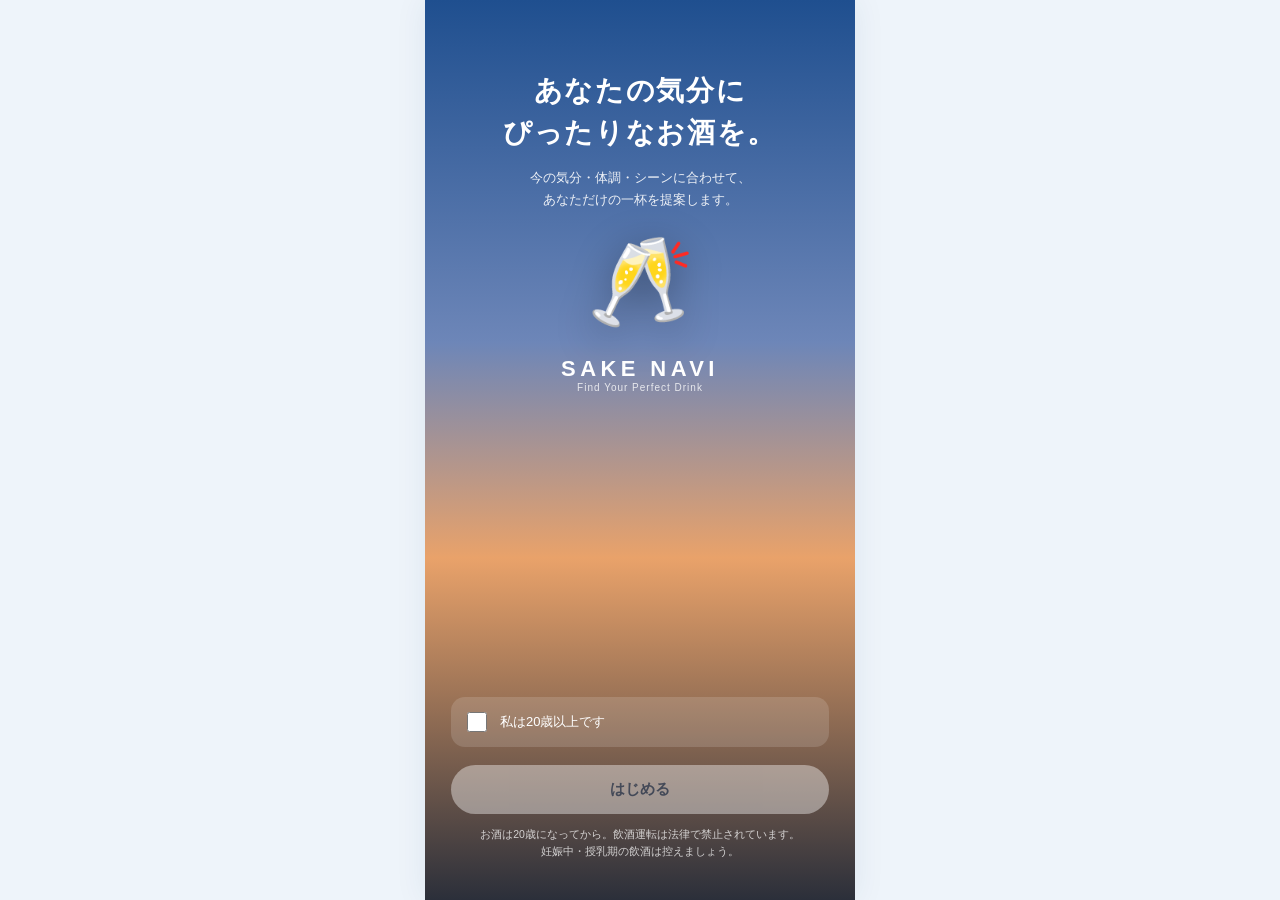
<file: sake_navi.html>
<!doctype html>
<html lang="ja">
<head>
<meta charset="utf-8">
<meta name="viewport" content="width=device-width, initial-scale=1, viewport-fit=cover">
<title>SAKE NAVI</title>
<meta name="description" content="気温・気分・味の好み・体調から、その日にぴったりのお酒と飲み方を提案するアプリ。">
<meta property="og:type" content="website">
<meta property="og:url" content="https://kashi-market.com/sake_navi.html">
<meta property="og:title" content="SAKE NAVI｜あなたの気分にぴったりなお酒を。">
<meta property="og:description" content="気温・気分・味の好み・体調から、その日にぴったりのお酒と飲み方を提案します。">
<meta property="og:image" content="https://kashi-market.com/sake_navi_og.png">
<meta property="og:image:width" content="1200">
<meta property="og:image:height" content="630">
<meta property="og:locale" content="ja_JP">
<meta name="twitter:card" content="summary_large_image">
<meta name="twitter:title" content="SAKE NAVI｜あなたの気分にぴったりなお酒を。">
<meta name="twitter:description" content="気温・気分・味の好み・体調から、その日にぴったりのお酒と飲み方を提案します。">
<meta name="twitter:image" content="https://kashi-market.com/sake_navi_og.png">
<meta name="twitter:image:alt" content="SAKE NAVI あなたの気分にぴったりなお酒を。">
<style>
:root{
  --navy:#0f3b6e; --navy2:#1d5a9e; --bg:#eef4fa; --card:#fff; --text:#1c2a3a; --sub:#6b7a8c;
  --line:#dde6f0; --chip:#e3f0fb; --chipText:#1d5a9e; --warn:#fff4e5; --warnText:#8a4b00; --sel:#e8f3fd; --tileText:#1c2a3a;
}
@media (prefers-color-scheme: dark){:root:not([data-theme="light"]){--navy:#3b7bd0;--navy2:#6fb0f0;--bg:#0e1621;--card:#152131;--text:#e6edf5;--sub:#9aa9bb;--line:#2a3a4f;--chip:#1e3550;--chipText:#9ccaf5;--warn:#3a2a12;--warnText:#f5c98a;--sel:#1c3552;color-scheme:dark}}
:root[data-theme="dark"]{--navy:#3b7bd0;--navy2:#6fb0f0;--bg:#0e1621;--card:#152131;--text:#e6edf5;--sub:#9aa9bb;--line:#2a3a4f;--chip:#1e3550;--chipText:#9ccaf5;--warn:#3a2a12;--warnText:#f5c98a;--sel:#1c3552;color-scheme:dark}
*{box-sizing:border-box}
body{margin:0;background:var(--bg);font-family:"Hiragino Sans","Yu Gothic UI","Meiryo",sans-serif;color:var(--text)}
#app{max-width:430px;min-height:100vh;min-height:100dvh;margin:0 auto;background:var(--card);position:relative;padding-bottom:84px;box-shadow:0 0 30px rgba(15,59,110,.08)}
.wrap{padding:20px 18px}
/* 入力画面：次へボタンを画面下に固定し、内容との間の余白を自然にする */
.step{display:flex;flex-direction:column;min-height:100vh;min-height:100dvh;padding-bottom:0}
.step .next{position:sticky;bottom:0;margin-top:auto;padding:12px 0 max(16px,env(safe-area-inset-bottom));background:var(--card)}
.step .next .btn{margin-top:0}
h2{font-size:19px;text-align:center;margin:8px 0 6px}
.lead{font-size:12.5px;color:var(--sub);text-align:center;margin:0 0 18px;line-height:1.6}
.back{background:none;border:0;font-size:22px;color:var(--navy);cursor:pointer;padding:4px 8px}
.btn{display:block;width:100%;border:0;border-radius:28px;padding:15px;font-size:15px;font-weight:700;background:var(--navy);color:#fff;cursor:pointer;margin-top:18px}
.btn:disabled{opacity:.4;cursor:not-allowed}
.btn.ghost{background:var(--card);color:var(--navy);border:1.5px solid var(--navy)}
.progress{display:flex;gap:4px;margin:4px 0 10px}
.progress i{flex:1;height:4px;border-radius:2px;background:var(--line)}
.progress i.on{background:var(--navy2)}
/* top */
.hero{min-height:100vh;min-height:100dvh;margin:0;padding:60px 26px 40px;color:#fff;text-align:center;
  background:linear-gradient(180deg,#1f4f8f 0%,#6d86b8 38%,#e9a26a 62%,#2b2f3a 100%);display:flex;flex-direction:column;justify-content:space-between}
.hero h1{font-size:28px;line-height:1.5;margin:10px 0 12px;letter-spacing:.06em}
.hero p{font-size:13px;opacity:.9;line-height:1.7}
.logo{font-size:22px;letter-spacing:.2em;font-weight:700;margin-top:24px}
.logo small{display:block;font-size:10px;letter-spacing:.1em;font-weight:400;opacity:.8}
.glass{font-size:86px;filter:drop-shadow(0 10px 20px rgba(0,0,0,.35));margin:20px 0}
.agebox{background:rgba(255,255,255,.14);border-radius:14px;padding:12px;font-size:13px;text-align:left;display:flex;gap:10px;align-items:center}
.agebox input{width:20px;height:20px}
.hero .btn{background:#fff;color:var(--navy)}
.hero .note{font-size:10.5px;opacity:.75;margin-top:12px;line-height:1.6}
/* temp */
.temp-now{width:170px;height:150px;margin:0 auto 16px;border-radius:50%;background:radial-gradient(circle,#e9f5ff,#d3e9fb);display:flex;flex-direction:column;align-items:center;justify-content:center}
.temp-now b{font-size:34px;color:var(--navy)}
.temp-now span{font-size:42px}
.temp-now small{font-size:11px;color:var(--sub)}
.opt{display:flex;align-items:center;gap:12px;border:1.5px solid var(--line);border-radius:26px;padding:12px 16px;margin-bottom:10px;cursor:pointer;font-size:14px;background:var(--card)}
.opt.sel{border-color:var(--navy2);background:var(--sel)}
.opt .ic{font-size:20px;width:26px;text-align:center}
.opt .ck{margin-left:auto;width:20px;height:20px;border-radius:50%;border:1.5px solid var(--line)}
.opt.sel .ck{background:var(--navy2);border-color:var(--navy2);box-shadow:inset 0 0 0 4px var(--sel)}
/* mood */
.tiles{display:grid;grid-template-columns:1fr 1fr;gap:12px}
.tile{color:var(--tileText);border-radius:16px;padding:22px 8px;text-align:center;cursor:pointer;border:2px solid transparent;font-size:13px;font-weight:600}
.tile span{display:block;font-size:30px;margin-bottom:8px}
.tile.sel{border-color:var(--navy2);box-shadow:0 4px 12px rgba(29,90,158,.18)}
.hint{font-size:11.5px;color:var(--sub);text-align:center;margin-top:10px}
/* taste */
.taste{display:flex;align-items:center;gap:12px;margin:16px 0 22px}
.taste .ti{width:40px;height:40px;border-radius:50%;display:flex;align-items:center;justify-content:center;font-size:19px;color:#fff;flex:none}
.taste .tn{width:40px;font-weight:700;font-size:14px;flex:none}
.taste .tr{flex:1}
.taste input{width:100%}
.taste .lab{display:flex;justify-content:space-between;font-size:10.5px;color:var(--sub)}
input[type=range]{accent-color:var(--navy2)}
/* cond */
.sec{margin:16px 0 4px;font-weight:700;font-size:14px}
.sec small{font-weight:400;color:var(--sub);font-size:11px;margin-left:6px}
.pills{display:flex;flex-wrap:wrap;gap:8px}
.pill{border:1.5px solid var(--line);background:var(--card);color:var(--text);border-radius:20px;padding:8px 14px;font-size:13px;cursor:pointer}
.pill.sel{background:var(--navy);border-color:var(--navy);color:#fff}
.warn{background:var(--warn);color:var(--warnText);border-radius:12px;padding:12px 14px;font-size:12.5px;line-height:1.6;margin:12px 0}
/* results */
.head{display:flex;align-items:center;gap:8px;margin-bottom:4px}
.head h2{margin:0;text-align:left;font-size:18px}
.item{display:flex;gap:12px;padding:14px 0;border-bottom:1px solid var(--line);cursor:pointer;align-items:center}
.thumb{width:76px;height:76px;border-radius:12px;flex:none;display:flex;align-items:center;justify-content:center;font-size:38px}
.item .body{flex:1;min-width:0}
.item .nm{font-weight:700;font-size:15px;display:flex;justify-content:space-between;gap:6px}
.item .ds{font-size:12px;color:var(--sub);line-height:1.5;margin-top:4px}
.chips{display:flex;flex-wrap:wrap;gap:4px;margin-top:5px}
.chip{background:var(--chip);color:var(--chipText);font-size:10.5px;border-radius:10px;padding:2px 8px}
.score{font-size:11px;font-weight:700;color:var(--navy2);white-space:nowrap}
.bar{height:5px;border-radius:3px;background:var(--line);margin-top:6px;overflow:hidden}
.bar i{display:block;height:100%;background:linear-gradient(90deg,#5aa9e6,var(--navy))}
.heart{background:none;border:0;font-size:20px;cursor:pointer;color:#c7d2de;padding:0}
.heart.on{color:#e5484d}
.summary{background:var(--bg);border-radius:12px;padding:10px 12px;font-size:11.5px;color:var(--sub);line-height:1.7}
/* detail */
.dhero{height:220px;display:flex;align-items:center;justify-content:center;font-size:110px;position:relative}
.dhero .back{position:absolute;left:8px;top:8px;background:rgba(255,255,255,.8);border-radius:50%;width:36px;height:36px}
.list li{font-size:13px;margin:6px 0;list-style:none}
.list li::before{content:"✓";color:var(--navy2);font-weight:700;margin-right:8px}
.list{padding:0;margin:8px 0}
.ways{display:flex;gap:8px;flex-wrap:wrap}
.way{flex:1;min-width:84px;border:1.5px solid var(--line);border-radius:12px;padding:10px 6px;text-align:center;font-size:12px}
.way.best{border-color:var(--navy2);background:var(--sel);font-weight:700}
.way span{display:block;font-size:20px;margin-bottom:4px}
.fb{display:flex;gap:8px}
.fb .pill{flex:1;text-align:center}
.prof{display:grid;grid-template-columns:44px 1fr;gap:6px 10px;font-size:12px;align-items:center}
.prof .bar{margin:0}
/* nav */
nav{position:fixed;bottom:0;left:50%;transform:translateX(-50%);width:100%;max-width:430px;background:var(--card);border-top:1px solid var(--line);display:flex;padding:8px 0 max(12px,env(safe-area-inset-bottom));z-index:10}
nav button{flex:1;background:none;border:0;font-size:10.5px;color:var(--sub);cursor:pointer}
nav button span{display:block;font-size:20px}
nav button.on{color:var(--navy);font-weight:700}
.tabs{display:flex;background:var(--bg);border-radius:22px;padding:4px;margin:10px 0}
.tabs button{flex:1;border:0;border-radius:18px;padding:9px;background:none;color:var(--text);font-size:13px;cursor:pointer}
.tabs button.on{background:var(--navy);color:#fff;font-weight:700}
.empty{text-align:center;color:var(--sub);font-size:13px;padding:40px 0}
.hist{border:1px solid var(--line);border-radius:12px;padding:12px;margin-bottom:10px;font-size:12.5px;cursor:pointer}
.hist b{color:var(--navy)}
.foot{font-size:10.5px;color:var(--sub);text-align:center;line-height:1.7;margin-top:22px}
</style>
</head>
<body>
<div id="app"></div>
<script>
// ===== データ（お酒の嗜好一覧.xlsx「お酒の品目一覧」「飲み方一覧」を基に数値化） =====
// s:甘さ b:苦味 a:酸味 r:香り c:炭酸 body:ボディ（1〜5） str:強さ(1:低 2:中 3:高) nov:冒険度(1:定番 3:個性派)
const DRINKS = [
 {n:"ビール",cat:"ビール系",ex:"ラガー、ピルスナー、ペールエール等",taste:"苦味、麦芽感、爽快感",tags:["苦味","爽快","炭酸","食中酒"],s:1,b:4,a:2,r:2,c:4,body:3,str:1,ways:["冷やしてそのまま"],moods:["refresh","fun","meal"],foods:["揚げ物","肉","中華"],nov:1,e:"🍺"},
 {n:"クラフトビール（IPA等）",cat:"ビール系",ex:"IPA、スタウト、ヴァイツェン等",taste:"柑橘香、苦味、ロースト感など多様",tags:["個性派","香り","苦味"],s:2,b:4,a:2,r:5,c:4,body:3,str:1,ways:["冷やしてそのまま"],moods:["refresh","reward","fun"],foods:["揚げ物","肉","チーズ"],nov:3,e:"🍺"},
 {n:"発泡酒・新ジャンル",cat:"ビール系",ex:"商品ごとに原料・製法が異なる",taste:"軽快、すっきり",tags:["すっきり","炭酸","日常向け"],s:2,b:2,a:2,r:1,c:4,body:1,str:1,ways:["冷やしてそのまま"],moods:["refresh","fun"],foods:["揚げ物","中華"],nov:1,e:"🍺"},
 {n:"日本酒（純米酒）",cat:"日本酒",ex:"米・米こうじを主原料とする",taste:"米の旨味、酸味、コク",tags:["旨味","米","食中酒","燗向き"],s:2,b:2,a:3,r:3,c:1,body:4,str:2,ways:["冷酒","常温","燗酒"],warm:1,moods:["meal","relax","slow"],foods:["和食","魚介"],nov:1,e:"🍶"},
 {n:"日本酒（吟醸・大吟醸）",cat:"日本酒",ex:"精米歩合などの要件による区分",taste:"華やかな香り、軽快さ",tags:["華やか","フルーティー","香り"],s:3,b:1,a:2,r:5,c:1,body:2,str:2,ways:["冷酒","常温"],moods:["reward","slow"],foods:["和食","魚介"],nov:2,e:"🍶"},
 {n:"日本酒（本醸造酒）",cat:"日本酒",ex:"醸造アルコールを使用する特定名称酒",taste:"すっきり、軽快",tags:["すっきり","食中酒","燗向き"],s:2,b:2,a:2,r:2,c:1,body:2,str:2,ways:["冷酒","常温","燗酒"],warm:1,moods:["meal","relax"],foods:["和食","魚介","揚げ物"],nov:1,e:"🍶"},
 {n:"日本酒（生酒・生原酒）",cat:"日本酒",ex:"加熱処理や加水の違いによるタイプ",taste:"フレッシュ、力強い傾向",tags:["フレッシュ","濃醇"],s:3,b:2,a:3,r:4,c:2,body:4,str:2,ways:["冷酒"],moods:["reward","refresh"],foods:["和食","魚介"],nov:2,e:"🍶"},
 {n:"にごり酒・どぶろく",cat:"日本酒",ex:"製法・分類は商品による",taste:"米の甘味、酸味、濃厚さ",tags:["甘口","米","濃厚"],s:4,b:1,a:3,r:3,c:2,body:5,str:2,ways:["冷やして"],moods:["relax","reward"],foods:["和食","デザート"],nov:2,e:"🍶"},
 {n:"芋焼酎",cat:"焼酎・泡盛",ex:"さつまいも由来",taste:"芋の香り、コク",tags:["香り","コク","お湯割り"],s:2,b:2,a:1,r:5,c:1,body:4,str:3,ways:["ロック","水割り","お湯割り","ソーダ割り"],warm:1,moods:["relax","meal","slow"],foods:["肉","揚げ物","和食"],nov:2,e:"🥃"},
 {n:"麦焼酎",cat:"焼酎・泡盛",ex:"麦由来",taste:"香ばしさ、軽快さ",tags:["香ばしい","すっきり","万能"],s:1,b:2,a:1,r:3,c:1,body:2,str:3,ways:["ロック","水割り","お湯割り","ソーダ割り","お茶割り"],warm:1,moods:["meal","refresh","relax"],foods:["和食","揚げ物","魚介"],nov:1,e:"🥃"},
 {n:"米焼酎",cat:"焼酎・泡盛",ex:"米由来",taste:"米の香り、まろやかさ",tags:["まろやか","米","香り"],s:2,b:1,a:1,r:3,c:1,body:3,str:3,ways:["ロック","水割り","お湯割り","ソーダ割り"],warm:1,moods:["relax","meal"],foods:["和食","魚介"],nov:2,e:"🥃"},
 {n:"黒糖焼酎",cat:"焼酎・泡盛",ex:"奄美群島で製造される焼酎",taste:"黒糖由来の香り、柔らかさ",tags:["甘い香り","まろやか"],s:3,b:1,a:1,r:4,c:1,body:3,str:3,ways:["ロック","水割り","ソーダ割り"],moods:["relax","slow"],foods:["肉","デザート"],nov:2,e:"🥃"},
 {n:"泡盛",cat:"焼酎・泡盛",ex:"沖縄の伝統的な蒸留酒",taste:"香り、コク、熟成感",tags:["沖縄","コク","熟成"],s:2,b:2,a:1,r:4,c:1,body:4,str:3,ways:["ロック","水割り","お湯割り"],warm:1,moods:["slow","relax"],foods:["肉","揚げ物","中華"],nov:3,e:"🥃"},
 {n:"赤ワイン",cat:"ワイン",ex:"ライト・ミディアム・フルボディ等",taste:"果実味、渋み、酸味",tags:["渋み","果実味","コク","肉料理"],s:2,b:3,a:3,r:4,c:1,body:4,str:2,ways:["やや冷やして","常温に近い温度"],moods:["slow","reward","meal"],foods:["肉","チーズ"],nov:1,e:"🍷",bg:"#f6e3e6"},
 {n:"白ワイン",cat:"ワイン",ex:"辛口・中辛口・甘口等",taste:"酸味、柑橘・花の香り",tags:["酸味","すっきり","魚料理"],s:2,b:1,a:4,r:4,c:1,body:2,str:2,ways:["冷やして"],moods:["meal","refresh","reward"],foods:["魚介","チーズ","和食"],nov:1,e:"🥂"},
 {n:"ロゼワイン",cat:"ワイン",ex:"色・製法は商品による",taste:"果実味、軽快さ",tags:["果実味","軽快","万能"],s:3,b:1,a:3,r:3,c:1,body:2,str:2,ways:["冷やして"],moods:["fun","meal"],foods:["魚介","肉","中華"],nov:2,e:"🍷",bg:"#fbe6ee"},
 {n:"スパークリングワイン",cat:"ワイン",ex:"シャンパーニュ等を含む発泡性ワイン",taste:"泡、酸味、果実味",tags:["泡","華やか","乾杯"],s:2,b:1,a:4,r:4,c:5,body:2,str:2,ways:["冷やして"],moods:["reward","fun","refresh"],foods:["魚介","揚げ物","チーズ"],nov:1,e:"🍾"},
 {n:"オレンジワイン",cat:"ワイン",ex:"白ブドウを果皮とともに醸すタイプ",taste:"渋み、複雑さ、香り",tags:["個性派","渋み","複雑"],s:1,b:3,a:3,r:4,c:1,body:3,str:2,ways:["やや冷やして"],moods:["slow","reward"],foods:["和食","中華","チーズ"],nov:3,e:"🍷",bg:"#fdeeda"},
 {n:"スコッチウイスキー",cat:"ウイスキー",ex:"モルト、ブレンデッド等",taste:"スモーキー、麦芽、熟成香",tags:["樽香","スモーキー","熟成"],s:1,b:3,a:1,r:5,c:1,body:5,str:3,ways:["ストレート","ロック","水割り","ハイボール"],moods:["slow","reward","relax"],foods:["チーズ","肉"],nov:2,e:"🥃"},
 {n:"ジャパニーズウイスキー",cat:"ウイスキー",ex:"商品ごとに原料・製法・熟成が異なる",taste:"繊細さ、樽香、バランス",tags:["繊細","樽香","バランス"],s:2,b:2,a:1,r:4,c:1,body:4,str:3,ways:["ストレート","ロック","水割り","ハイボール"],moods:["slow","relax","reward"],foods:["和食","チーズ"],nov:2,e:"🥃"},
 {n:"バーボン",cat:"ウイスキー",ex:"アメリカンウイスキーの一種",taste:"バニラ、キャラメル、スパイス",tags:["甘い香り","バニラ","コク"],s:3,b:2,a:1,r:4,c:1,body:5,str:3,ways:["ストレート","ロック","水割り","ハイボール"],moods:["slow","relax"],foods:["肉","デザート"],nov:2,e:"🥃"},
 {n:"ブランデー",cat:"ブランデー",ex:"コニャック、アルマニャック等",taste:"果実香、樽香、熟成感",tags:["熟成","果実香","ゆっくり"],s:3,b:1,a:1,r:5,c:1,body:5,str:3,ways:["ストレート","ロック","水割り"],moods:["slow","reward"],foods:["チーズ","デザート"],nov:2,e:"🥃"},
 {n:"ジン",cat:"ジン・ウォッカ等",ex:"ジュニパーベリー等の香りが特徴",taste:"ハーブ、柑橘、ボタニカル",tags:["ハーブ","柑橘","爽快"],s:1,b:3,a:3,r:5,c:3,body:2,str:3,ways:["トニック割り","ソーダ割り","カクテル"],moods:["refresh","fun"],foods:["揚げ物","魚介"],nov:2,e:"🍸"},
 {n:"ウォッカ",cat:"ジン・ウォッカ等",ex:"比較的ニュートラルな香味",taste:"すっきり、クリア",tags:["クリア","すっきり","カクテル"],s:1,b:1,a:2,r:1,c:3,body:1,str:3,ways:["ソーダ割り","カクテル","ジュース割り"],moods:["fun","refresh"],foods:["魚介","揚げ物"],nov:1,e:"🍸"},
 {n:"ラム",cat:"ジン・ウォッカ等",ex:"ホワイト・ゴールド・ダーク等",taste:"甘い香り、スパイス、熟成香",tags:["甘い香り","トロピカル"],s:4,b:1,a:2,r:4,c:2,body:3,str:3,ways:["ロック","ソーダ割り","カクテル"],moods:["fun","relax"],foods:["肉","デザート"],nov:2,e:"🍹"},
 {n:"テキーラ",cat:"ジン・ウォッカ等",ex:"ブランコ、レポサド、アネホ等",taste:"植物感、柑橘、スパイス",tags:["植物感","スパイス","個性派"],s:1,b:2,a:3,r:4,c:2,body:3,str:3,ways:["ストレート","ソーダ割り","カクテル"],moods:["fun"],foods:["肉","揚げ物"],nov:3,e:"🍹"},
 {n:"梅酒",cat:"リキュール",ex:"熟成・甘さ・酸味は商品による",taste:"甘酸っぱい、果実感",tags:["甘酸っぱい","果実","初心者向け"],s:5,b:1,a:4,r:3,c:1,body:3,str:2,ways:["ロック","水割り","ソーダ割り"],moods:["relax","fun"],foods:["和食","デザート"],nov:1,e:"🍑",bg:"#fff1d6"},
 {n:"果実系リキュール",cat:"リキュール",ex:"ゆず、桃、みかん等",taste:"果実味、甘味、酸味",tags:["果実","甘口","香り"],s:5,b:1,a:3,r:4,c:2,body:2,str:2,ways:["ロック","ソーダ割り","カクテル"],moods:["fun","relax"],foods:["デザート","中華"],nov:1,e:"🍊",bg:"#fff1d6"},
 {n:"ハーブ・ビター系リキュール",cat:"リキュール",ex:"薬草系、アマーロ等",taste:"苦味、複雑な香り",tags:["苦味","ハーブ","個性派"],s:2,b:5,a:2,r:5,c:2,body:3,str:2,ways:["ストレート","ソーダ割り","カクテル"],moods:["slow","reward"],foods:["チーズ","デザート"],nov:3,e:"🌿"},
 {n:"レモンサワー・チューハイ",cat:"RTD・缶",ex:"レモン、グレープフルーツ等",taste:"酸味、爽快感（甘味は商品による）",tags:["炭酸","柑橘","手軽"],s:3,b:1,a:4,r:2,c:5,body:1,str:1,ways:["冷やしてそのまま"],moods:["refresh","fun","meal"],foods:["揚げ物","中華","肉"],nov:1,e:"🍋",bg:"#fffbd6"},
 {n:"ハイボール",cat:"RTD・缶",ex:"ウイスキー等をソーダで割ったもの",taste:"爽快、樽香",tags:["炭酸","樽香","食中酒"],s:1,b:2,a:2,r:3,c:5,body:2,str:1,ways:["冷やしてそのまま"],moods:["refresh","meal"],foods:["揚げ物","肉","中華"],nov:1,e:"🥃"},
 {n:"カクテル缶",cat:"RTD・缶",ex:"カシスオレンジ等",taste:"甘味、果実味",tags:["甘口","カクテル","手軽"],s:5,b:1,a:3,r:3,c:2,body:2,str:1,ways:["冷やしてそのまま"],moods:["fun","relax"],foods:["デザート"],nov:1,e:"🍹"},
 {n:"紹興酒",cat:"その他",ex:"中国の代表的な醸造酒",taste:"熟成香、旨味、甘味",tags:["熟成","旨味","中華料理"],s:3,b:2,a:2,r:4,c:1,body:4,str:2,ways:["常温","燗","ロック"],warm:1,moods:["meal","slow"],foods:["中華"],nov:2,e:"🏮"},
 {n:"シードル",cat:"その他",ex:"リンゴを発酵させた酒",taste:"果実味、酸味、泡",tags:["リンゴ","酸味","軽快"],s:3,b:1,a:4,r:3,c:4,body:1,str:1,ways:["冷やして"],moods:["refresh","fun"],foods:["チーズ","肉","デザート"],nov:2,e:"🍏"},
 {n:"ミード（蜂蜜酒）",cat:"その他",ex:"蜂蜜を発酵させた酒",taste:"蜂蜜香（甘味・酸味は商品による）",tags:["蜂蜜","甘口","個性派"],s:4,b:1,a:2,r:4,c:1,body:3,str:2,ways:["冷やして","常温"],moods:["relax","slow"],foods:["チーズ","デザート"],nov:3,e:"🍯"},
];
// ノンアルコール候補（「ノンアルコールで楽しむ」「今日は飲まない」選択肢）
const NONALC = [
 {n:"ノンアルコールビール",cat:"ノンアルコール",ex:"アルコール度数は商品表示を確認",taste:"苦味、爽快感",tags:["ノンアル","炭酸","食中"],s:1,b:3,a:2,r:2,c:4,body:2,ways:["冷やして"],moods:["refresh","meal","fun"],foods:["揚げ物","肉","中華"],nov:1,e:"🍺",na:1},
 {n:"ノンアルスパークリング",cat:"ノンアルコール",ex:"ブドウ果汁ベースの発泡飲料等",taste:"泡、酸味、果実味",tags:["ノンアル","泡","乾杯"],s:3,b:1,a:4,r:3,c:5,body:1,ways:["冷やして"],moods:["reward","fun"],foods:["魚介","チーズ"],nov:1,e:"🥂",na:1},
 {n:"モクテル（ノンアルカクテル）",cat:"ノンアルコール",ex:"果汁・ハーブ・炭酸水を組み合わせて",taste:"果実味、香り、甘味は調整可能",tags:["ノンアル","見た目","香り"],s:4,b:1,a:3,r:4,c:3,body:1,ways:["冷やして"],moods:["fun","relax","reward"],foods:["デザート","魚介"],nov:2,e:"🍹",na:1},
 {n:"炭酸水＋レモン",cat:"ノンアルコール",ex:"無糖の炭酸水にレモンを添えて",taste:"すっきり、柑橘",tags:["ノンアル","柑橘","すっきり"],s:1,b:1,a:3,r:2,c:5,body:1,ways:["冷やして"],moods:["refresh","meal"],foods:["揚げ物","中華","肉"],nov:1,e:"🍋",na:1},
 {n:"温かいお茶・白湯",cat:"ノンアルコール",ex:"ほうじ茶・緑茶・白湯など",taste:"やさしい香り、温かさ",tags:["ノンアル","温かい","休息"],s:1,b:2,a:1,r:3,c:1,body:1,ways:["温かく"],warm:1,moods:["relax","slow"],foods:["和食","デザート"],nov:1,e:"🍵",na:1},
];

const TEMPS = [
 {k:1,ic:"☀️",t:"とても暑い（30℃以上）",v:"32℃",note:"暑い"},
 {k:2,ic:"🌤️",t:"暑い（25〜29℃）",v:"27℃",note:"やや暑い"},
 {k:3,ic:"⛅",t:"やや涼しい（20〜24℃）",v:"22℃",note:"快適"},
 {k:4,ic:"🌥️",t:"涼しい（15〜19℃）",v:"17℃",note:"やや涼しい"},
 {k:5,ic:"❄️",t:"寒い（14℃以下）",v:"10℃",note:"寒い"},
];
const MOODS = [
 {k:"relax",t:"リラックスしたい",ic:"🪷",bg:"#fde8ec"},
 {k:"refresh",t:"リフレッシュしたい",ic:"🌿",bg:"#e3f6ec"},
 {k:"fun",t:"楽しく過ごしたい",ic:"👥",bg:"#fff4d6"},
 {k:"slow",t:"ゆっくりしたい",ic:"🌙",bg:"#ece8fb"},
 {k:"reward",t:"頑張ったご褒美に",ic:"⭐",bg:"#ffe9dc"},
 {k:"meal",t:"食事と一緒に",ic:"🍴",bg:"#e3f0fb"},
];
const TASTES = [
 {k:"s",t:"甘さ",ic:"🍬",col:"#ef7b86",lo:"すっきり",hi:"甘い"},
 {k:"b",t:"苦味",ic:"🍃",col:"#3dbb8f",lo:"弱い",hi:"強い"},
 {k:"a",t:"酸味",ic:"🍋",col:"#f2b632",lo:"弱い",hi:"強い"},
 {k:"r",t:"香り",ic:"🌸",col:"#8a63d2",lo:"控えめ",hi:"華やか"},
 {k:"c",t:"炭酸",ic:"🫧",col:"#2d8fd8",lo:"なし",hi:"強い"},
];
const FOODS = ["和食","魚介","肉","揚げ物","中華","チーズ","デザート"];
const WAY_IC = {"ロック":"🧊","水割り":"💧","お湯割り":"♨️","ソーダ割り":"🫧","ハイボール":"🫧","トニック割り":"🫧","ストレート":"🥃","冷酒":"❄️","冷やして":"❄️","冷やしてそのまま":"❄️","やや冷やして":"❄️","常温":"🌡️","常温に近い温度":"🌡️","燗酒":"♨️","燗":"♨️","温かく":"♨️","カクテル":"🍸","お茶割り":"🍵","ジュース割り":"🧃"};

// ===== 状態 =====
const LS = {
  get(k,d){try{const v=localStorage.getItem("sakenavi_"+k);return v?JSON.parse(v):d}catch(e){return d}},
  set(k,v){try{localStorage.setItem("sakenavi_"+k,JSON.stringify(v))}catch(e){}}
};
const blankAns = () => ({temp:null,moods:[],taste:{s:3,b:3,a:3,r:3,c:3},age:null,cond:null,drive:null,med:"該当なし",meal:null,foods:[],nonalc:"どちらでも",adv:2});
let S = {screen:"top",ans:LS.get("lastAns",blankAns()),results:[],detail:null,favTab:"drink",ageOk:false};
let favs = LS.get("favs",[]);       // お酒名の配列
let fb = LS.get("feedback",{});    // {お酒名: "好き"|"普通"|"苦手"}
let hist = LS.get("history",[]);   // [{date, ans, top:[名前]}]

// ===== 推薦ロジック =====
function safetyGate(a){
  const r=[];
  if(a.drive==="運転する") r.push("運転予定があるため");
  if(a.med==="避ける必要がある"||a.med==="わからない") r.push("服薬・妊娠・授乳など、アルコールを控える必要がある（または不明な）ため");
  if(a.cond==="気分がすぐれない") r.push("体調がすぐれないとのことなので");
  return r;
}
function wayFor(d,temp){
  const prefs = temp<=2 ? [/ソーダ|ハイボール|トニック/,/冷|ロック/] : temp>=4 ? [/お湯|燗|温かく/,/常温|ストレート/] : [];
  for(const p of prefs){const w=d.ways.find(x=>p.test(x)); if(w) return w;}
  return d.ways[0];
}
function scoreDrink(d,a){
  const reasons=[];
  // 1. 味わい（45点）
  let diff=0; const close=[];
  TASTES.forEach(t=>{const g=Math.abs(a.taste[t.k]-d[t.k]); diff+=g; if(g===0&&a.taste[t.k]!==3) close.push(t.t);});
  const taste = 1-diff/20;
  if(close.length) reasons.push(`${close.join("・")}の好みにぴったり`);
  else if(taste>=.8) reasons.push("選んだ味わいのバランスに近い");
  // 2. 気温（20点）
  let tmp=.7, wayNow=wayFor(d,a.temp);
  if(a.temp<=2){ tmp=(d.c+(6-d.body))/10; if(d.c>=4) reasons.push(`${a.temp===1?"とても暑い":"暑い"}日に爽快な炭酸`); else if(/ソーダ|ハイボール|トニック|ロック|冷/.test(wayNow)) reasons.push(`暑い日は「${wayNow}」で涼しげに`);}
  else if(a.temp>=4){ tmp=d.warm?1:(d.body/5)*.7; if(d.warm) reasons.push(`${a.temp===5?"寒い":"涼しい"}日は「${wayNow}」で温まる`);}
  // 3. 気分・シーン（20点）
  let mood=.6;
  if(a.moods.length){
    const hit=a.moods.filter(m=>d.moods.includes(m));
    mood=hit.length/a.moods.length;
    hit.slice(0,2).forEach(m=>reasons.push(MOODS.find(x=>x.k===m).t.replace("したい","したい気分に").replace("頑張ったご褒美に","頑張った日のご褒美に").replace("食事と一緒に","食事と一緒に楽しめる")));
  }
  // 4. 食事（10点）
  let food=.6;
  if(a.meal==="あり"){
    if(a.foods.length){const h=a.foods.filter(f=>d.foods.includes(f)); food=h.length?1:.3; if(h.length) reasons.push(`${h.join("・")}と相性◎`);}
    else food=d.moods.includes("meal")||d.tags.includes("食中酒")?1:.5;
  }else if(a.meal==="なし"){ food=d.moods.includes("slow")||d.moods.includes("relax")?.9:.6; }
  // 5. 新しさ（5点）
  const nov=1-Math.abs((d.nov||1)-a.adv)/2;
  if(a.adv===3&&d.nov===3) reasons.push("冒険したい日にぴったりの個性派");
  let score=taste*45+tmp*20+mood*20+food*10+nov*5;
  // 体調補正：疲れ・眠気は度数の高いものを控えめに
  if((a.cond==="疲れている"||a.cond==="眠い")&&d.str===3) score-=10;
  if((a.cond==="疲れている"||a.cond==="眠い")&&d.str===1&&!d.na) reasons.push("疲れた日でも軽めに楽しめる");
  // ノンアル希望
  if(a.nonalc==="希望する") score+=d.na?25:-40;
  if(a.nonalc==="希望しない"&&d.na) score-=40;
  // フィードバック学習
  if(fb[d.n]==="好き"){score+=8;reasons.push("以前「好き」と評価したお酒");}
  if(fb[d.n]==="苦手") score-=20;
  return {d,score:Math.max(0,Math.min(100,Math.round(score))),reasons:[...new Set(reasons)].slice(0,4),way:wayNow};
}
function recommend(){
  const a=S.ans, gate=safetyGate(a);
  const pool = gate.length||a.nonalc==="希望する" ? NONALC : DRINKS.concat(a.nonalc==="どちらでも"?NONALC:[]);
  let res=pool.map(d=>scoreDrink(d,a)).sort((x,y)=>y.score-x.score);
  if(!gate.length&&a.nonalc==="どちらでも"){ // ノンアルも同等の選択肢として必ず1つ表示
    const top=res.filter(r=>!r.d.na).slice(0,5), na=res.find(r=>r.d.na);
    res=top.concat(na?[na]:[]);
  } else res=res.slice(0,5);
  S.results=res; S.gate=gate;
  hist.unshift({date:new Date().toLocaleString("ja-JP",{month:"numeric",day:"numeric",hour:"2-digit",minute:"2-digit"}),ans:JSON.parse(JSON.stringify(a)),top:res.slice(0,3).map(r=>r.d.n)});
  hist=hist.slice(0,20); LS.set("history",hist); LS.set("lastAns",a);
}

// ===== 画面 =====
const $=s=>document.querySelector(s);
const esc=s=>String(s).replace(/[&<>"]/g,c=>({"&":"&amp;","<":"&lt;",">":"&gt;",'"':"&quot;"}[c]));
const ALL=()=>DRINKS.concat(NONALC);
const find=n=>ALL().find(d=>d.n===n);
const bgOf=d=>d.bg||(d.na?"#e6f6ef":d.c>=4?"#e4f2fc":d.warm?"#f6efe4":"#eef1f6");
function go(s){S.screen=s;render();window.scrollTo(0,0);}
function prog(n){return `<div class="progress">${[1,2,3,4].map(i=>`<i class="${i<=n?"on":""}"></i>`).join("")}</div>`;}
function backBtn(to){return `<button class="back" onclick="go('${to}')">‹</button>`;}
function pills(field,opts,multi){
  const v=S.ans[field];
  return `<div class="pills">${opts.map(o=>`<button class="pill ${(multi?v.includes(o):v===o)?"sel":""}" onclick="pick('${field}','${o}',${!!multi})">${o}</button>`).join("")}</div>`;
}
function pick(f,v,multi){
  if(multi){const a=S.ans[f];S.ans[f]=a.includes(v)?a.filter(x=>x!==v):a.concat(v);}
  else S.ans[f]=v;
  if(f==="meal"&&v==="なし") S.ans.foods=[];
  render();
}

const SCREENS={
top(){return `<div class="hero">
  <div><h1>あなたの気分に<br>ぴったりなお酒を。</h1>
  <p>今の気分・体調・シーンに合わせて、<br>あなただけの一杯を提案します。</p>
  <div class="glass">🥂</div>
  <div class="logo">SAKE NAVI<small>Find Your Perfect Drink</small></div></div>
  <div>
   <label class="agebox"><input type="checkbox" ${S.ageOk?"checked":""} onchange="S.ageOk=this.checked;render()"> 私は20歳以上です</label>
   <button class="btn" ${S.ageOk?"":"disabled"} onclick="S.ans=blankAns();S.ans.age=LS.get('lastAns',{}).age||null;go('temp')">はじめる</button>
   ${hist.length?`<button class="btn ghost" style="background:transparent;color:#fff;border-color:#fff" onclick="go('fav')">お気に入り・履歴を見る</button>`:""}
   <div class="note">お酒は20歳になってから。飲酒運転は法律で禁止されています。<br>妊娠中・授乳期の飲酒は控えましょう。</div>
  </div></div>`;},

temp(){const cur=TEMPS.find(t=>t.k===S.ans.temp);return `<div class="wrap step">${backBtn("top")}${prog(1)}
  <h2>気温を選択してください</h2><p class="lead">現在の気温や体感に近いものを選んでください。</p>
  <div class="temp-now"><span>${cur?cur.ic:"🌡️"}</span><b>${cur?cur.v:"--"}</b><small>${cur?"（目安："+cur.note+"）":"未選択"}</small></div>
  ${TEMPS.map(t=>`<div class="opt ${S.ans.temp===t.k?"sel":""}" onclick="S.ans.temp=${t.k};render()"><span class="ic">${t.ic}</span>${t.t}<span class="ck"></span></div>`).join("")}
  <div class="next"><button class="btn" ${S.ans.temp?"":"disabled"} onclick="go('mood')">次へ</button></div></div>`;},

mood(){return `<div class="wrap step">${backBtn("temp")}${prog(2)}
  <h2>その日の気分・シーンを<br>選択してください</h2><p class="lead">今の気分や、どんな時間を過ごしたいかを教えてください。（複数選択可）</p>
  <div class="tiles">${MOODS.map(m=>`<div class="tile ${S.ans.moods.includes(m.k)?"sel":""}" style="background:${m.bg}" onclick="pick('moods','${m.k}',true)"><span>${m.ic}</span>${m.t}</div>`).join("")}</div>
  <p class="hint">選ばなくても次へ進めます</p>
  <div class="next"><button class="btn" onclick="go('taste')">次へ</button></div></div>`;},

taste(){return `<div class="wrap step">${backBtn("mood")}${prog(3)}
  <h2>お好みの味わいを選択してください</h2><p class="lead">今日の気分で飲みたい味わいに合わせて調整してください。</p>
  ${TASTES.map(t=>`<div class="taste"><div class="ti" style="background:${t.col}">${t.ic}</div><div class="tn">${t.t}</div>
   <div class="tr"><input type="range" min="1" max="5" step="1" value="${S.ans.taste[t.k]}" oninput="S.ans.taste['${t.k}']=+this.value">
   <div class="lab"><span>${t.lo}</span><span>${t.hi}</span></div></div></div>`).join("")}
  <div class="next"><button class="btn" onclick="go('cond')">次へ</button></div></div>`;},

cond(){const a=S.ans, gate=safetyGate(a), ok=a.age&&a.age!=="20歳未満"&&a.cond&&a.drive&&a.meal;
  return `<div class="wrap step">${backBtn("taste")}${prog(4)}
  <h2>その他の条件を選択してください</h2><p class="lead">よりあなたに合ったお酒を提案するために、いくつかの情報をお伺いします。</p>
  <div class="sec">年代</div>${pills("age",["20歳未満","20代","30代","40代","50代","60代以上","回答しない"])}
  ${a.age==="20歳未満"?`<div class="warn">20歳未満の方はお酒の推薦をご利用いただけません。</div>`:""}
  <div class="sec">体調</div>${pills("cond",["良い","普通","疲れている","眠い","気分がすぐれない"])}
  <div class="sec">運転予定</div>${pills("drive",["運転する","運転予定なし"])}
  <div class="sec">服薬・妊娠・授乳など<small>任意</small></div>${pills("med",["該当なし","避ける必要がある","わからない"])}
  <div class="sec">食事の有無</div>${pills("meal",["あり","なし"])}
  ${a.meal==="あり"?`<div class="sec">合わせたい料理<small>任意・複数可</small></div>${pills("foods",FOODS,true)}`:""}
  <div class="sec">ノンアルコール</div>${pills("nonalc",["希望する","どちらでも","希望しない"])}
  <div class="sec">今日の新しさ</div><div class="pills">${["定番がよい","少し変化がほしい","冒険したい"].map((t,i)=>`<button class="pill ${a.adv===i+1?"sel":""}" onclick="S.ans.adv=${i+1};render()">${t}</button>`).join("")}</div>
  ${gate.length?`<div class="warn">⚠️ ${gate.join("、")}、今日はアルコール飲料ではなくノンアルコールの候補をご案内します。${a.med!=="該当なし"?"<br>服薬中の方は医師・薬剤師にご確認ください。":""}</div>`:""}
  <div class="next"><button class="btn" ${ok?"":"disabled"} onclick="recommend();go('results')">おすすめを見る</button></div></div>`;},

results(){const a=S.ans,t=TEMPS.find(x=>x.k===a.temp);
  return `<div class="wrap"><div class="head">${backBtn("cond")}<h2>🥂 あなたにおすすめのお酒</h2></div>
  <p class="lead" style="text-align:left">今の気分と条件から、こちらのお酒を提案します。</p>
  <div class="summary">🌡️ ${t?t.t:""}　${a.moods.length?"／ "+a.moods.map(m=>MOODS.find(x=>x.k===m).t).join("・"):""}${a.meal==="あり"?"／ 食事あり"+(a.foods.length?"（"+a.foods.join("・")+"）":""):""}／ 体調：${a.cond}</div>
  ${S.gate.length?`<div class="warn">${S.gate.join("、")}、ノンアルコールの候補のみ表示しています。</div>`:""}
  ${(a.cond==="疲れている"||a.cond==="眠い")&&!S.gate.length?`<div class="warn">お疲れの日は量を控えめに、お水と一緒にゆっくり楽しみましょう。</div>`:""}
  ${S.results.map((r,i)=>`<div class="item" onclick="S.detail=${i};S.from='results';go('detail')">
    <div class="thumb" style="background:${bgOf(r.d)}">${r.d.e}</div>
    <div class="body"><div class="nm"><span>${i+1}. ${esc(r.d.n)}</span><button class="heart ${favs.includes(r.d.n)?"on":""}" onclick="event.stopPropagation();toggleFav('${r.d.n}')">♥</button></div>
    <div class="chips">${r.d.tags.slice(0,3).map(x=>`<span class="chip">${x}</span>`).join("")}</div>
    <div class="ds">${esc(r.reasons[0]||r.d.taste)}。おすすめは「${r.way}」。</div>
    <div style="display:flex;align-items:center;gap:8px"><div class="bar" style="flex:1"><i style="width:${r.score}%"></i></div><span class="score">適合度 ${r.score}</span></div></div></div>`).join("")}
  <button class="btn ghost" onclick="go('temp')">条件を変えてもう一度</button>
  <div class="foot">※味わいは一般的な傾向です。商品により異なります。<br>適量を守り、お水も一緒に。</div></div>`;},

detail(){const r=typeof S.detail==="number"?S.results[S.detail]:scoreDrink(find(S.detail),S.ans), d=r.d, fav=favs.includes(d.n);
  return `<div class="dhero" style="background:${bgOf(d)}"><button class="back" onclick="go(S.from||'results')">‹</button>${d.e}</div>
  <div class="wrap"><h2 style="text-align:left;margin-top:0">${esc(d.n)}</h2>
  <div class="chips">${d.tags.map(x=>`<span class="chip">${x}</span>`).join("")}</div>
  <p style="font-size:13px;line-height:1.7;color:var(--sub)">${esc(d.taste)}が特徴。${esc(d.ex)}。<br><span style="font-size:11px">分類：${d.cat}</span></p>
  ${r.reasons.length?`<div class="sec">こんな方におすすめ</div><ul class="list">${r.reasons.map(x=>`<li>${esc(x)}</li>`).join("")}</ul>`:""}
  <div class="sec">味わいプロフィール</div>
  <div class="prof">${TASTES.map(t=>`<span>${t.t}</span><div class="bar"><i style="width:${d[t.k]*20}%;background:${t.col}"></i></div>`).join("")}</div>
  <div class="sec">おすすめの飲み方</div>
  <div class="ways">${d.ways.map(w=>`<div class="way ${w===r.way?"best":""}"><span>${WAY_IC[w]||"🍶"}</span>${w}${w===r.way?"<br><small>今日はこれ</small>":""}</div>`).join("")}</div>
  <div class="sec">相性のよい料理</div><div class="chips">${d.foods.map(x=>`<span class="chip">${x}</span>`).join("")}</div>
  <div class="sec">飲んでみた感想は？<small>次回の推薦に反映されます</small></div>
  <div class="fb">${["好き","普通","苦手"].map(v=>`<button class="pill ${fb[d.n]===v?"sel":""}" onclick="setFb('${d.n}','${v}')">${v==="好き"?"😊":v==="普通"?"😐":"😣"} ${v}</button>`).join("")}</div>
  <button class="btn ${fav?"ghost":""}" onclick="toggleFav('${d.n}')">${fav?"♥ お気に入りから外す":"♡ このお酒をお気に入りに追加"}</button></div>`;},

fav(){const tab=S.favTab;
  const list=tab==="drink"?favs.map(find).filter(Boolean):null;
  return `<div class="wrap"><h2 style="text-align:left">お気に入り</h2>
  <div class="tabs"><button class="${tab==="drink"?"on":""}" onclick="S.favTab='drink';render()">お酒</button><button class="${tab==="hist"?"on":""}" onclick="S.favTab='hist';render()">履歴・条件</button></div>
  ${tab==="drink"?(list.length?list.map(d=>`<div class="item" onclick="S.detail='${d.n}';S.from='fav';go('detail')">
     <div class="thumb" style="background:${bgOf(d)}">${d.e}</div><div class="body"><div class="nm"><span>${esc(d.n)}</span><button class="heart on" onclick="event.stopPropagation();toggleFav('${d.n}')">♥</button></div>
     <div class="chips">${d.tags.slice(0,3).map(x=>`<span class="chip">${x}</span>`).join("")}</div>${fb[d.n]?`<div class="ds">評価：${fb[d.n]}</div>`:""}</div></div>`).join(""):`<div class="empty">まだお気に入りはありません。<br>おすすめ結果の ♥ で保存できます。</div>`)
   :(hist.length?hist.map((h,i)=>`<div class="hist" onclick="reuse(${i})"><b>${h.date}</b>　${TEMPS.find(t=>t.k===h.ans.temp)?.t||""}<br>
     ${h.ans.moods.map(m=>MOODS.find(x=>x.k===m).t).join("・")||"気分指定なし"}<br>→ ${h.top.join(" / ")}<br><small style="color:var(--navy2)">この条件でもう一度 ›</small></div>`).join(""):`<div class="empty">履歴はまだありません。</div>`)}
  </div>`;},

settings(){return `<div class="wrap"><h2 style="text-align:left">設定</h2>
  <div class="summary">お気に入り ${favs.length}件 ／ 評価 ${Object.keys(fb).length}件 ／ 履歴 ${hist.length}件<br>データはこの端末のブラウザ内だけに保存されます。</div>
  ${[["fb","評価（学習データ）"],["hist","履歴"],["favs","お気に入り"]].map(([k,t])=>`<button class="btn ghost" onclick="clearData('${k}')">${S.ask===k?"もう一度押すと削除します":t+"を削除"}</button>`).join("")}
  <div class="foot">SAKE NAVI — その日のあなたに、最高の一杯を。<br>お酒は20歳になってから。飲酒運転は絶対にやめましょう。<br>体調がすぐれない日、服薬中・妊娠中・授乳期は飲酒を控えてください。</div></div>`;}
};

function toggleFav(n){favs=favs.includes(n)?favs.filter(x=>x!==n):favs.concat(n);LS.set("favs",favs);render();}
function setFb(n,v){fb[n]=fb[n]===v?undefined:v;if(!fb[n])delete fb[n];LS.set("feedback",fb);render();}
function clearData(k){
  if(S.ask!==k){S.ask=k;render();return;}
  S.ask=null;
  if(k==="fb"){fb={};LS.set("feedback",fb);} if(k==="hist"){hist=[];LS.set("history",hist);} if(k==="favs"){favs=[];LS.set("favs",favs);}
  render();
}
function reuse(i){S.ans=JSON.parse(JSON.stringify(hist[i].ans));go("temp");}

function render(){
  const s=S.screen;
  const navOn={results:"home",fav:"fav",settings:"set"}[s];
  const showNav=["results","fav","settings","detail"].includes(s);
  $("#app").innerHTML=SCREENS[s]()+(showNav?`<nav>
    <button class="${navOn==="home"?"on":""}" onclick="go(S.results.length?'results':'top')"><span>🏠</span>ホーム</button>
    <button class="${navOn==="fav"&&S.favTab==="drink"?"on":""}" onclick="S.favTab='drink';go('fav')"><span>♥</span>お気に入り</button>
    <button class="${navOn==="fav"&&S.favTab==="hist"?"on":""}" onclick="S.favTab='hist';go('fav')"><span>🕘</span>履歴</button>
    <button class="${navOn==="set"?"on":""}" onclick="go('settings')"><span>⚙️</span>設定</button></nav>`:"");
  $("#app").style.paddingBottom=showNav?"calc(72px + env(safe-area-inset-bottom))":"0";
}
render();
</script>
</body>
</html>
</file>
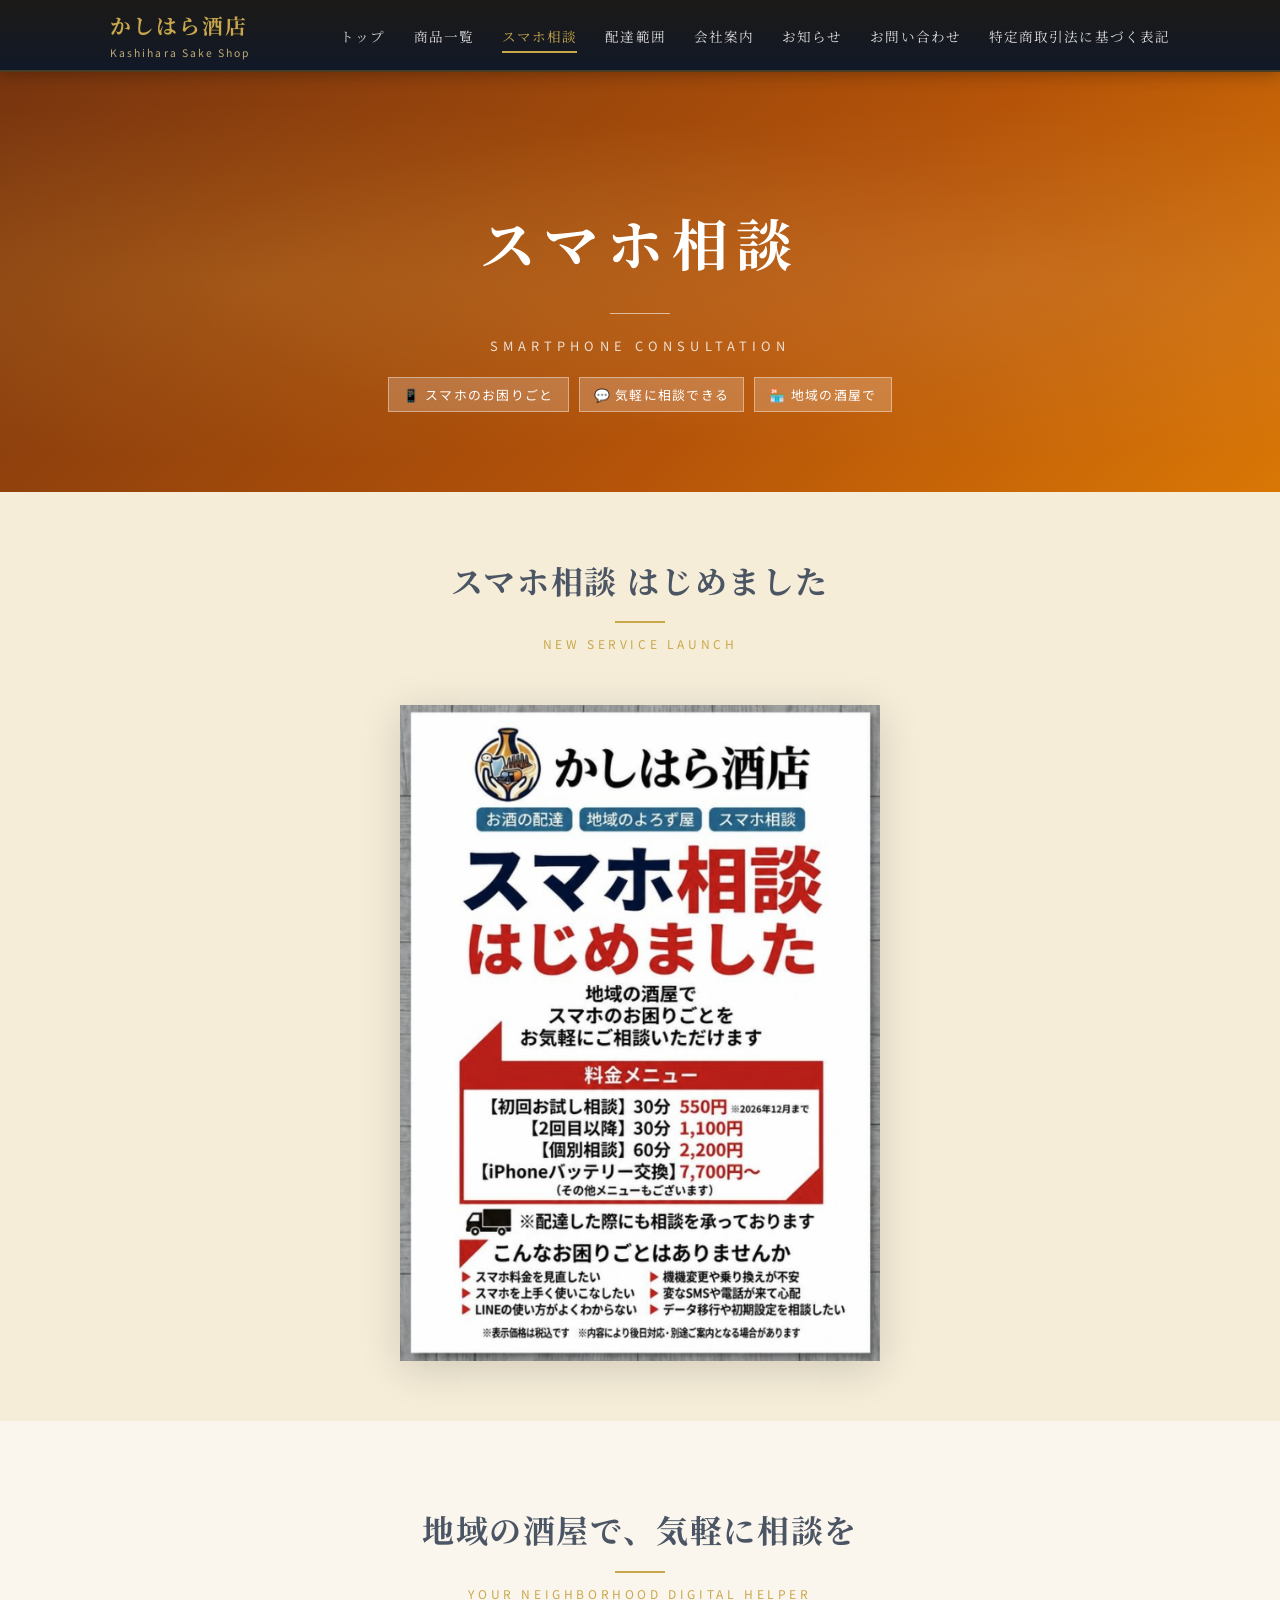
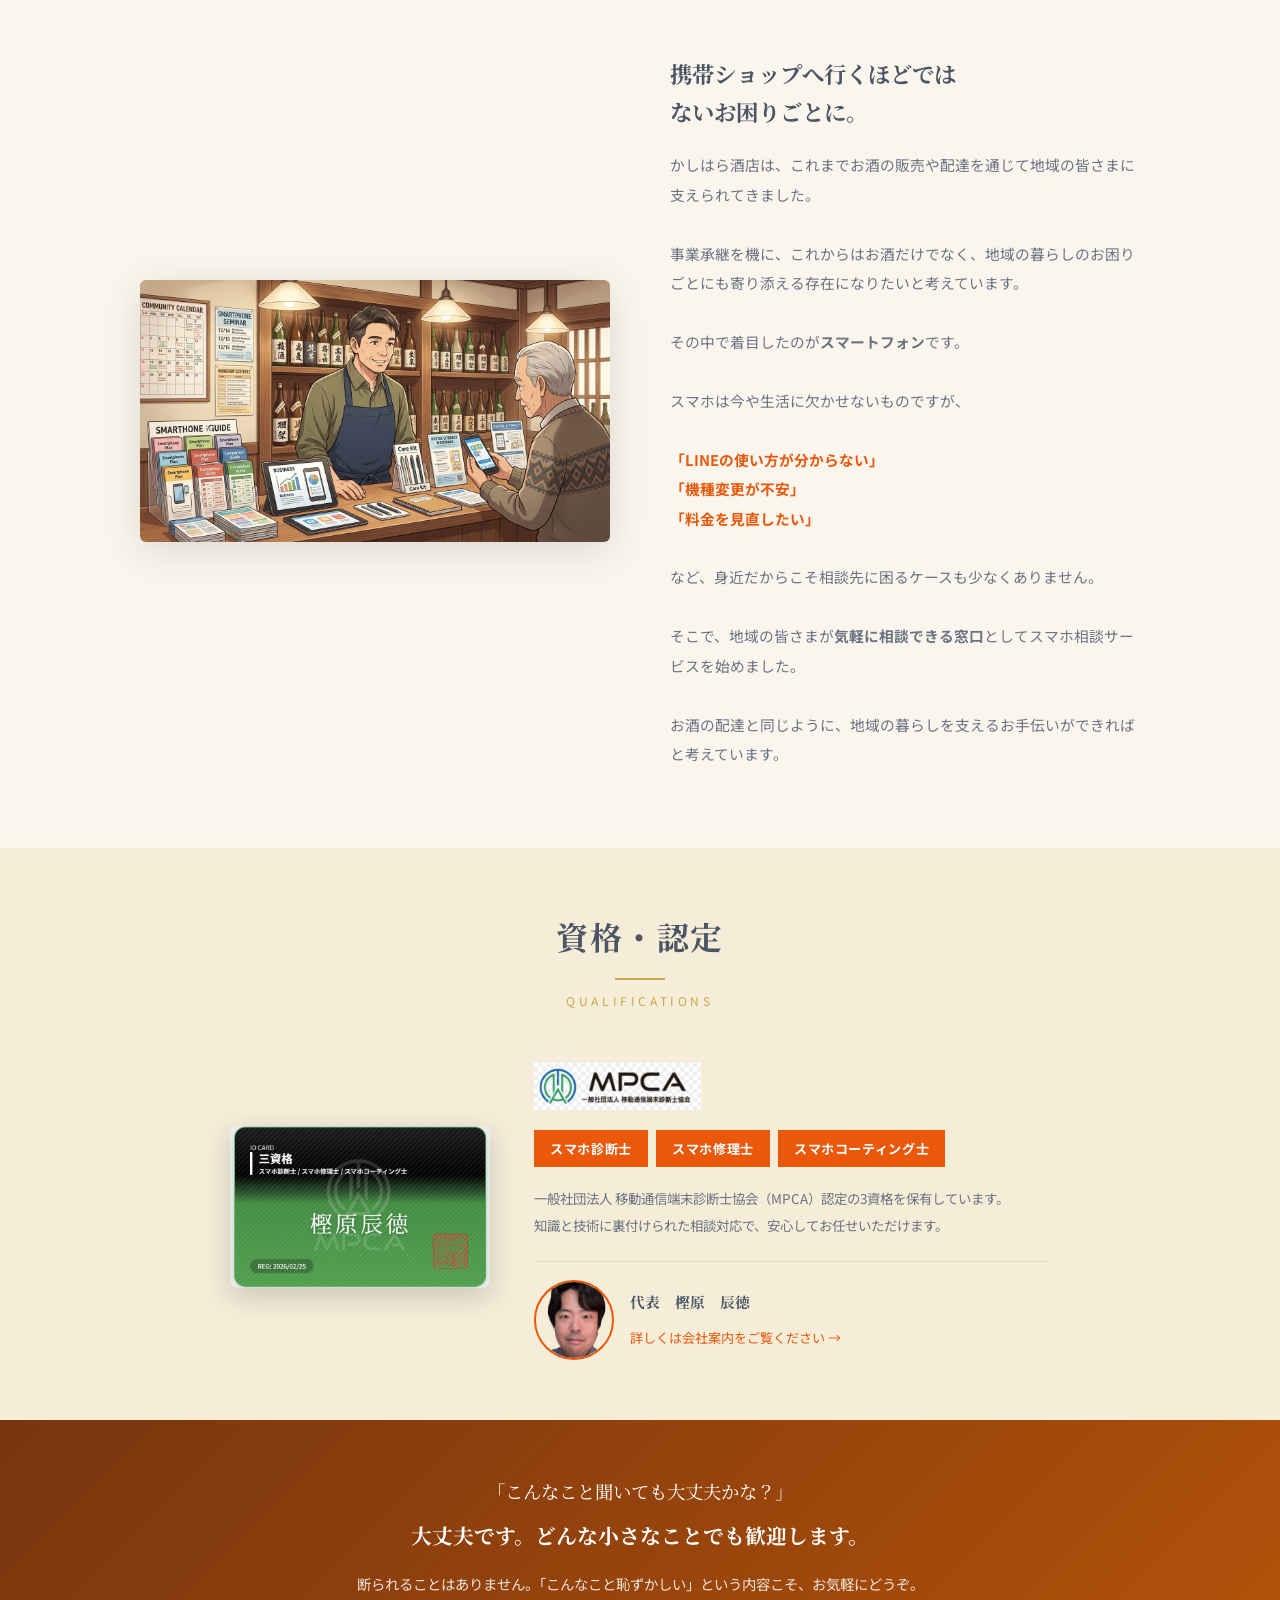
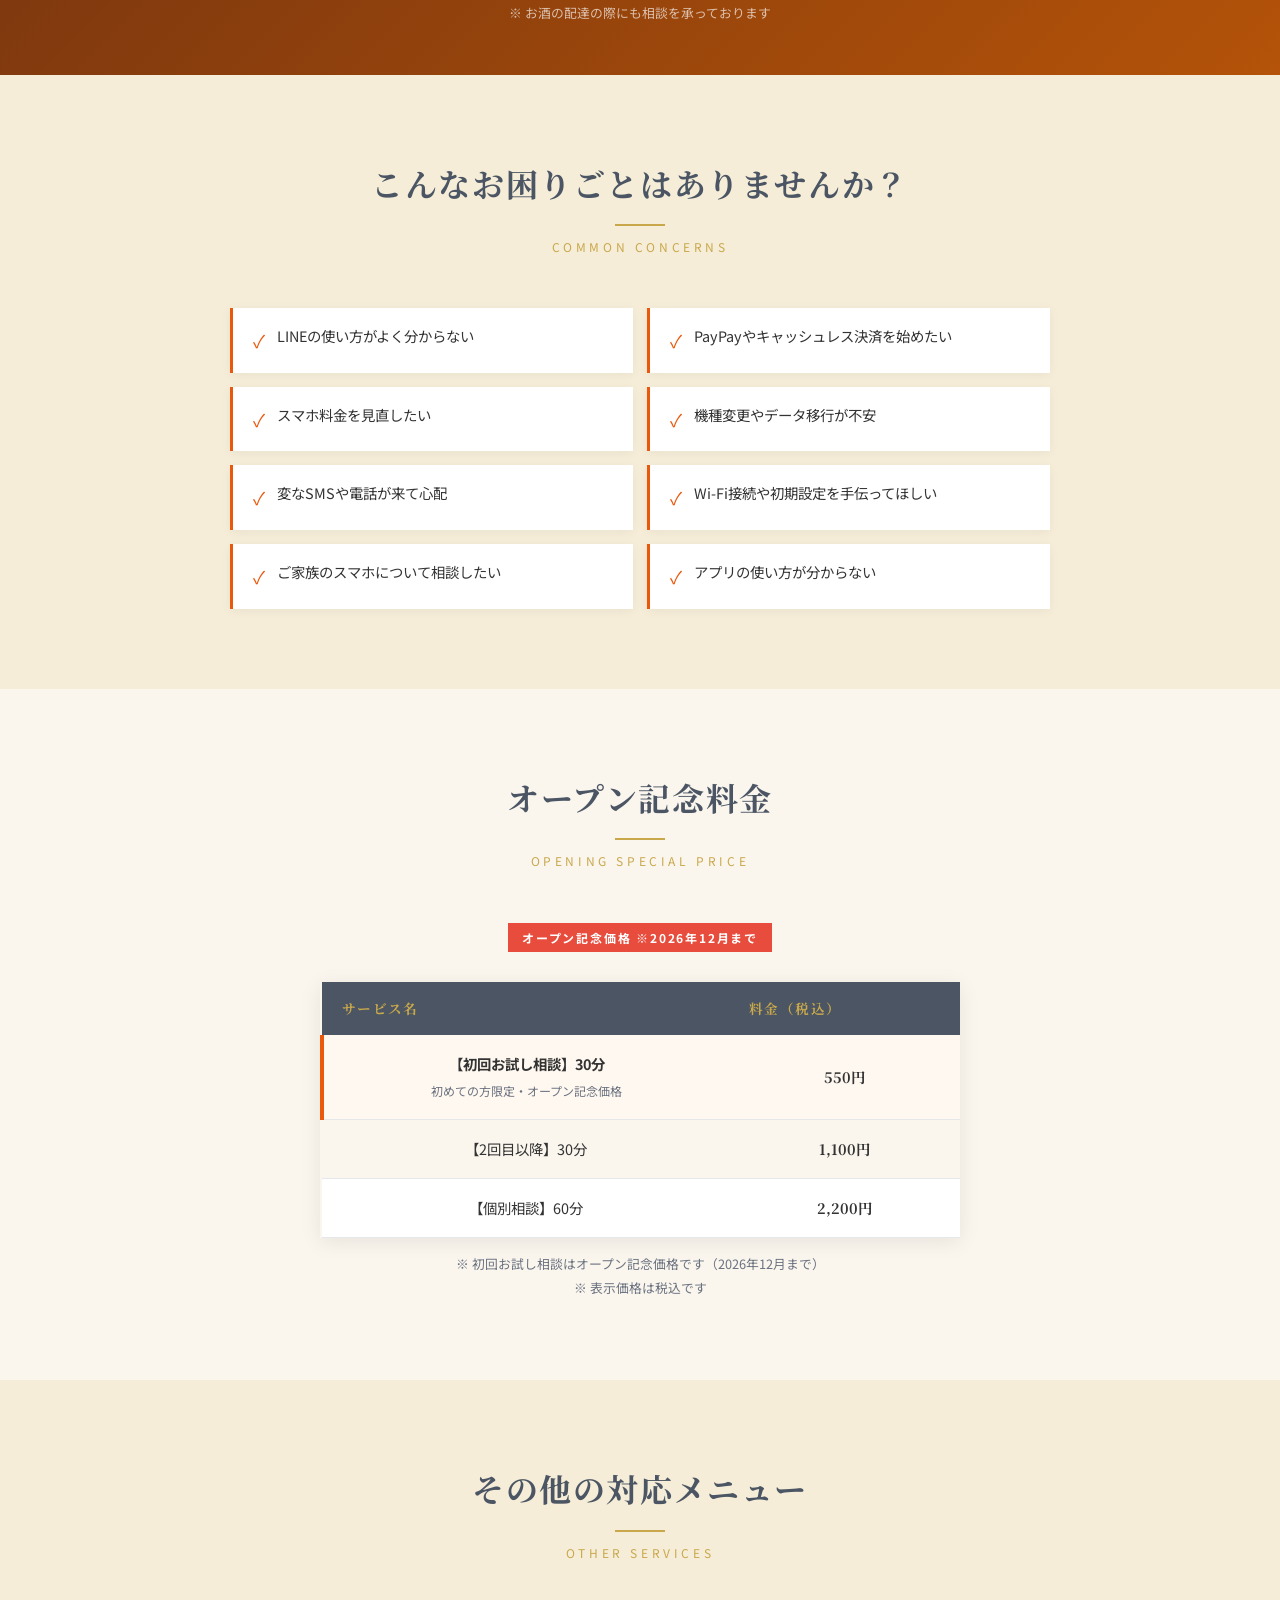
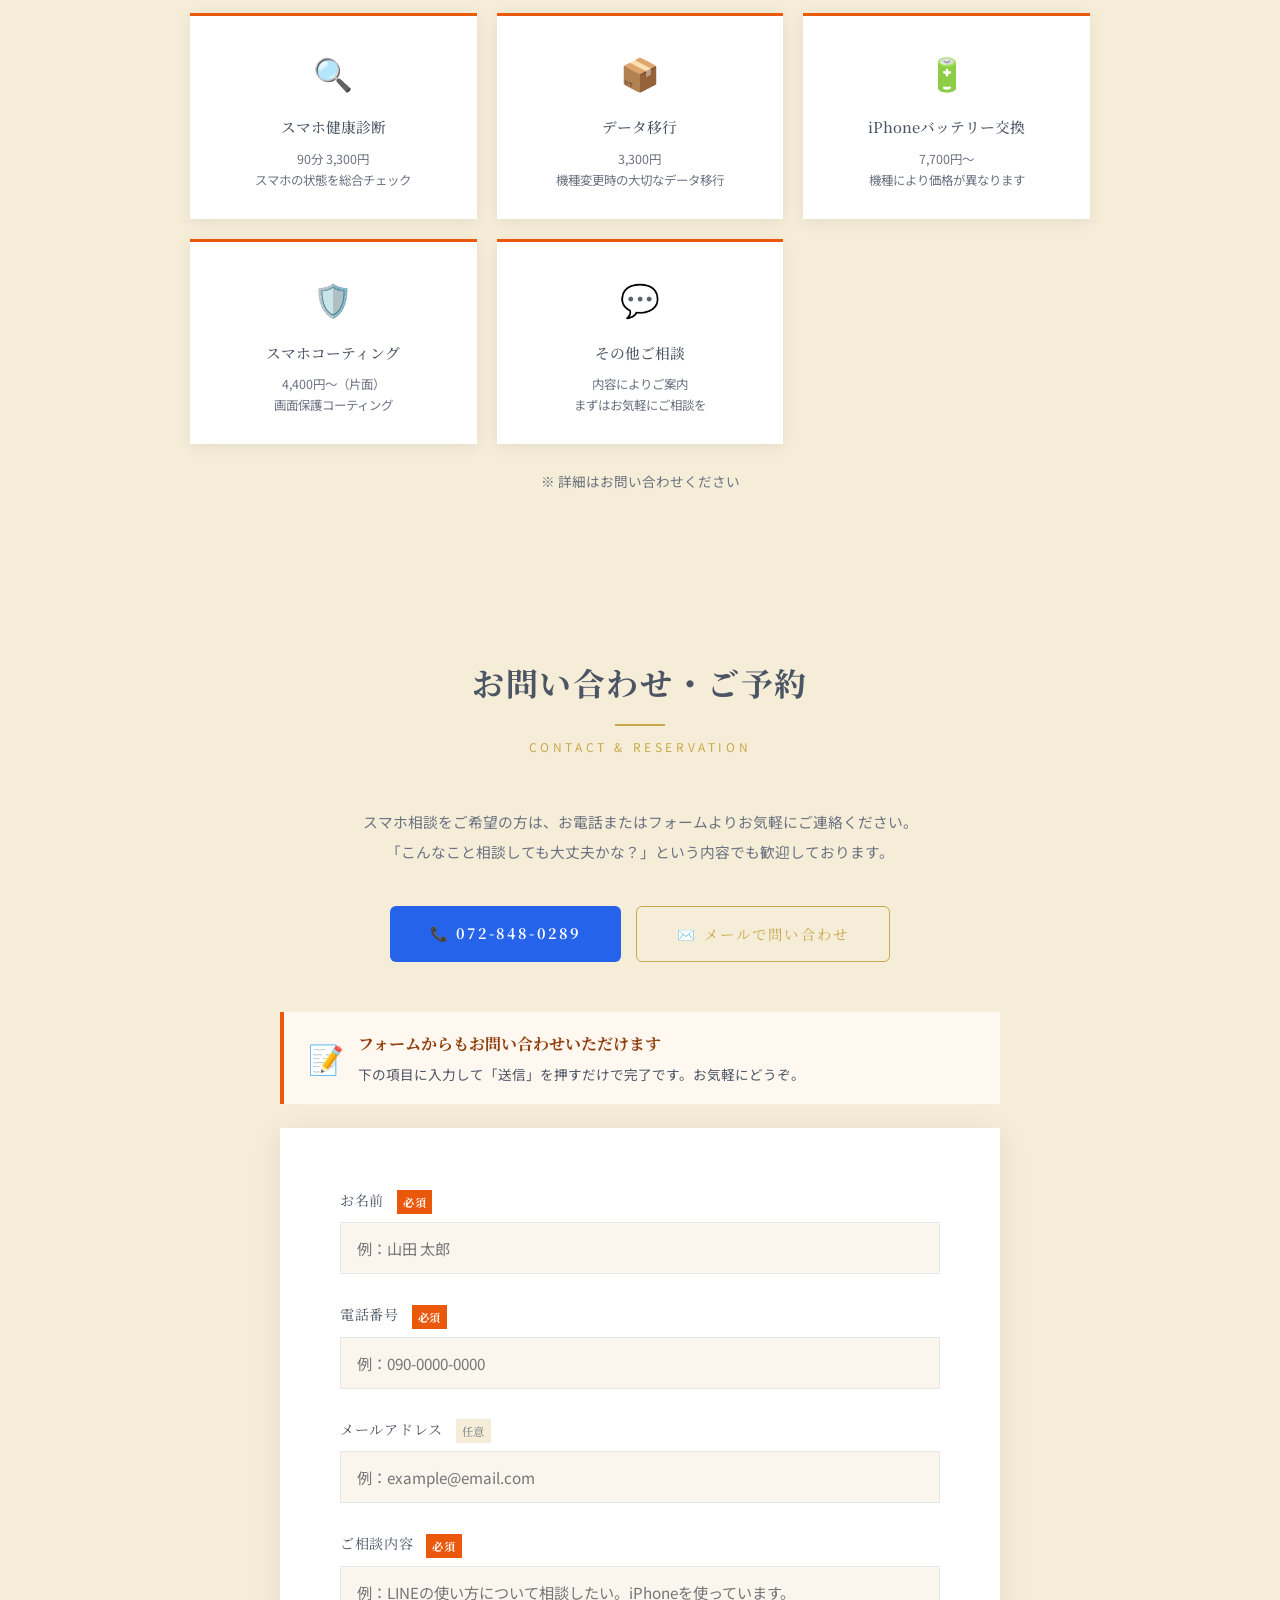
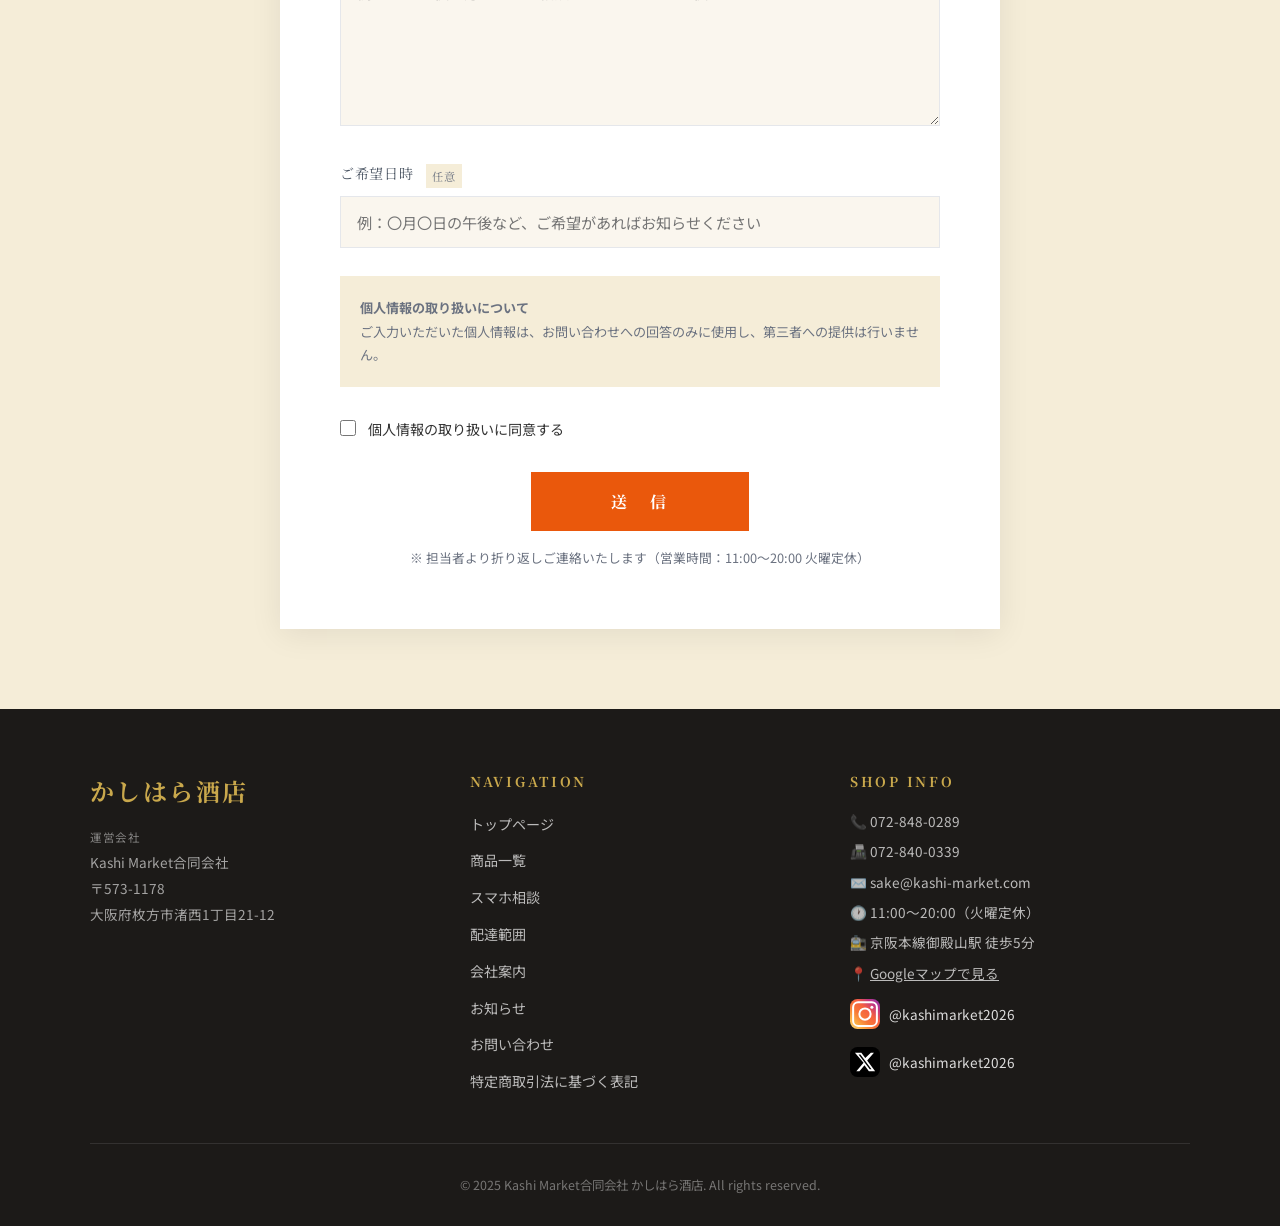
<file: smartphone.html>
﻿<!DOCTYPE html>
<html lang="ja">
<head>
  <meta charset="UTF-8">
  <meta name="viewport" content="width=device-width, initial-scale=1.0">
  <title>スマホ相談・デジタル活用支援｜かしはら酒店（枚方市）</title>
  <link rel="canonical" href="https://kashi-market.com/smartphone.html">
  <meta property="og:type" content="website">
  <meta property="og:site_name" content="かしはら酒店">
  <meta property="og:locale" content="ja_JP">
  <meta property="og:title" content="スマホ相談・デジタル活用支援｜かしはら酒店（枚方市）">
  <meta property="og:description" content="かしはら酒店のスマホ相談サービス。携帯ショップへ行くほどではないお困りごとをお気軽に。LINE・PayPay・機種変更・データ移行・iPhoneバッテリー交換など対応。初回550円。">
  <meta property="og:url" content="https://kashi-market.com/smartphone.html">
  <meta property="og:image" content="https://kashi-market.com/ogp.jpg">
  <meta property="og:image:width" content="1200">
  <meta property="og:image:height" content="630">
  <meta name="twitter:card" content="summary_large_image">
  <meta name="description" content="かしはら酒店のスマホ相談サービス。携帯ショップへ行くほどではないお困りごとをお気軽に。LINE・PayPay・機種変更・データ移行・iPhoneバッテリー交換など対応。初回550円。">
  <link rel="stylesheet" href="css/style.css">
  <style>
    /* ページヒーロー — 暖かみのある琥珀グラデーション */
    .page-hero {
      background: linear-gradient(135deg, #78350f 0%, #b45309 60%, #d97706 100%);
      padding: 120px 20px 80px;
      text-align: center;
      position: relative;
      overflow: hidden;
    }
    .page-hero::before {
      content: '';
      position: absolute;
      inset: 0;
      background-image:
        radial-gradient(ellipse at 20% 50%, rgba(255,200,80,0.15) 0%, transparent 60%),
        radial-gradient(ellipse at 80% 50%, rgba(255,255,255,0.08) 0%, transparent 60%);
      pointer-events: none;
    }
    .page-hero h1 {
      font-family: 'Noto Serif JP', serif;
      font-size: clamp(2rem, 5vw, 3.5rem);
      color: var(--color-white);
      letter-spacing: 0.15em;
      margin-bottom: 10px;
      position: relative;
    }
    .page-hero p.en {
      font-size: 0.8rem;
      color: rgba(255,255,255,0.8);
      letter-spacing: 0.4em;
      text-transform: uppercase;
      position: relative;
    }
    .page-hero-line { width: 60px; height: 1px; background: rgba(255,255,255,0.6); margin: 20px auto; }
    .hero-tags {
      display: flex;
      gap: 10px;
      justify-content: center;
      flex-wrap: wrap;
      margin-top: 20px;
      position: relative;
    }
    .hero-tag {
      background: rgba(255,255,255,0.2);
      border: 1px solid rgba(255,255,255,0.4);
      color: #fff;
      font-size: 0.8rem;
      padding: 5px 14px;
      letter-spacing: 0.1em;
    }

    /* チラシセクション */
    .flyer-section { background: var(--color-bg-dark); padding: 60px 20px; }
    .flyer-wrap {
      max-width: 480px;
      margin: 0 auto;
      box-shadow: 0 8px 40px rgba(0,0,0,0.15);
      overflow: hidden;
    }
    .flyer-wrap img { width: 100%; height: auto; display: block; }

    /* イメージ＋説明 */
    .concept-section { background: var(--color-bg); padding: 80px 20px; }
    .concept-grid {
      display: grid;
      grid-template-columns: 1fr 1fr;
      gap: 60px;
      align-items: center;
      max-width: 1000px;
      margin: 0 auto;
    }
    .concept-img-wrap { border-radius: 6px; overflow: hidden; box-shadow: 0 8px 40px rgba(0,0,0,0.12); }
    .concept-img-wrap img { width: 100%; height: auto; display: block; }
    .concept-text h3 {
      font-family: 'Noto Serif JP', serif;
      font-size: 1.4rem;
      color: var(--color-primary);
      margin-bottom: 20px;
      line-height: 1.7;
    }
    .concept-text p { font-size: 0.92rem; color: var(--color-text-light); line-height: 2; }
    .concept-text .hl { color: #ea580c; font-weight: 700; }

    /* お困りごとリスト */
    .trouble-section { background: var(--color-bg-dark); padding: 80px 20px; }
    .trouble-grid {
      display: grid;
      grid-template-columns: repeat(2, 1fr);
      gap: 14px;
      max-width: 820px;
      margin: 0 auto;
    }
    .trouble-item {
      background: var(--color-white);
      padding: 16px 20px;
      display: flex;
      align-items: flex-start;
      gap: 12px;
      box-shadow: 0 2px 10px rgba(0,0,0,0.05);
      border-left: 3px solid #ea580c;
    }
    .trouble-check { color: #ea580c; font-size: 1.1rem; flex-shrink: 0; margin-top: 1px; }
    .trouble-text { font-size: 0.9rem; color: var(--color-text); line-height: 1.6; }

    /* 料金テーブル */
    .price-section { background: var(--color-bg); padding: 80px 20px; }
    .price-badge {
      display: inline-block;
      background: #e74c3c;
      color: #fff;
      font-size: 0.75rem;
      padding: 4px 14px;
      letter-spacing: 0.15em;
      margin-bottom: 30px;
      font-weight: 700;
    }
    .price-table-wrap {
      max-width: 640px;
      margin: 0 auto;
      overflow: hidden;
      box-shadow: 0 4px 20px rgba(0,0,0,0.08);
    }
    .price-table { width: 100%; border-collapse: collapse; }
    .price-table thead tr { background: var(--color-primary); }
    .price-table thead th {
      color: var(--color-accent);
      font-family: 'Noto Serif JP', serif;
      font-size: 0.85rem;
      padding: 14px 20px;
      letter-spacing: 0.1em;
      text-align: left;
    }
    .price-table tbody tr { background: var(--color-white); border-bottom: 1px solid var(--color-border); }
    .price-table tbody tr:nth-child(even) { background: var(--color-bg); }
    .price-table tbody tr.featured { background: #fff8f0; border-left: 4px solid #ea580c; }
    .price-table tbody td { padding: 16px 20px; font-size: 0.9rem; color: var(--color-text); }
    .price-val {
      font-family: 'Noto Serif JP', serif;
      font-weight: 700;
      color: #92400e;
      font-size: 1.05rem;
    }
    .price-note { font-size: 0.75rem; color: var(--color-text-light); }
    .price-disclaimer {
      max-width: 640px;
      margin: 14px auto 0;
      font-size: 0.8rem;
      color: var(--color-text-light);
      line-height: 1.9;
    }

    /* その他メニュー */
    .menu-section { background: var(--color-bg-dark); padding: 80px 20px; }
    .menu-grid {
      display: grid;
      grid-template-columns: repeat(3, 1fr);
      gap: 20px;
      max-width: 900px;
      margin: 0 auto 25px;
    }
    .menu-card {
      background: var(--color-white);
      padding: 28px 18px;
      text-align: center;
      box-shadow: 0 3px 15px rgba(0,0,0,0.07);
      border-top: 3px solid #ea580c;
    }
    .menu-icon { font-size: 2rem; margin-bottom: 12px; }
    .menu-name {
      font-family: 'Noto Serif JP', serif;
      font-size: 0.92rem;
      color: var(--color-primary);
      font-weight: 500;
      margin-bottom: 8px;
    }
    .menu-sub { font-size: 0.78rem; color: var(--color-text-light); line-height: 1.7; }

    /* フォームセクション */
    .form-section { background: var(--color-bg-dark); }
    .form-wrap {
      max-width: 720px;
      margin: 0 auto;
      background: var(--color-white);
      padding: 60px;
      box-shadow: 0 5px 30px rgba(0,0,0,0.08);
    }
    .form-group { margin-bottom: 28px; }
    .form-label {
      display: block;
      font-family: 'Noto Serif JP', serif;
      font-size: 0.88rem;
      color: var(--color-primary);
      margin-bottom: 8px;
      letter-spacing: 0.05em;
    }
    .form-label .req {
      display: inline-block;
      font-size: 0.7rem;
      padding: 2px 6px;
      background: #ea580c;
      color: #fff;
      font-weight: 700;
      margin-left: 8px;
      vertical-align: middle;
    }
    .form-label .opt {
      display: inline-block;
      font-size: 0.7rem;
      padding: 2px 6px;
      background: var(--color-bg-dark);
      color: var(--color-text-light);
      margin-left: 8px;
      vertical-align: middle;
    }
    .form-input, .form-select, .form-textarea {
      width: 100%;
      padding: 14px 16px;
      border: 1px solid var(--color-border);
      background: var(--color-bg);
      font-family: 'Noto Sans JP', sans-serif;
      font-size: 0.95rem;
      color: var(--color-text);
      outline: none;
      transition: border-color 0.3s, box-shadow 0.3s;
      border-radius: 0;
      -webkit-appearance: none;
    }
    .form-input:focus, .form-select:focus, .form-textarea:focus {
      border-color: #ea580c;
      box-shadow: 0 0 0 3px rgba(234,88,12,0.12);
      background: var(--color-white);
    }
    .form-textarea { resize: vertical; min-height: 160px; }
    .form-select {
      cursor: pointer;
      background-image: url("data:image/svg+xml,%3Csvg xmlns='http://www.w3.org/2000/svg' width='12' height='8' viewBox='0 0 12 8'%3E%3Cpath d='M1 1l5 5 5-5' stroke='%23ea580c' stroke-width='2' fill='none'/%3E%3C/svg%3E");
      background-repeat: no-repeat;
      background-position: right 16px center;
      padding-right: 40px;
    }
    .form-privacy {
      background: var(--color-bg-dark);
      padding: 20px;
      font-size: 0.82rem;
      color: var(--color-text-light);
      line-height: 1.8;
      margin-bottom: 30px;
    }
    .form-check {
      display: flex;
      align-items: flex-start;
      gap: 12px;
      margin-bottom: 30px;
    }
    .form-check input[type="checkbox"] {
      margin-top: 3px;
      accent-color: #ea580c;
      width: 16px; height: 16px;
      cursor: pointer;
    }
    .form-check label { font-size: 0.88rem; color: var(--color-text); cursor: pointer; }
    .form-submit { text-align: center; }
    .btn-submit-blue {
      background: #ea580c;
      color: var(--color-white);
      font-family: 'Noto Serif JP', serif;
      font-size: 1rem;
      font-weight: 700;
      padding: 18px 80px;
      border: none;
      cursor: pointer;
      letter-spacing: 0.2em;
      transition: all 0.3s;
    }
    .btn-submit-blue:hover {
      background: #c2410c;
      transform: translateY(-2px);
      box-shadow: 0 6px 20px rgba(234,88,12,0.35);
    }
    .form-note {
      text-align: center;
      font-size: 0.8rem;
      color: var(--color-text-light);
      margin-top: 15px;
    }

    @media (max-width: 768px) {
      .concept-grid { grid-template-columns: 1fr; gap: 30px; }
      .trouble-grid { grid-template-columns: 1fr; }
      .menu-grid { grid-template-columns: repeat(2, 1fr); }
      .form-wrap { padding: 30px 20px; }
    }
    @media (max-width: 480px) {
      .menu-grid { grid-template-columns: 1fr; }
    }
  </style>
</head>
<body>

<header>
  <div class="header-inner">
    <a href="index.html" class="logo">
      <span class="logo-jp">かしはら酒店</span>
      <span class="logo-en">Kashihara Sake Shop</span>
    </a>
    <div class="hamburger" onclick="toggleNav()"><span></span><span></span><span></span></div>
    <nav id="main-nav">
      <ul>
        <li><a href="index.html">トップ</a></li>
        <li><a href="products.html">商品一覧</a></li>
        <li><a href="smartphone.html" class="active">スマホ相談</a></li>
        <li><a href="delivery.html">配達範囲</a></li>
        <li><a href="about.html">会社案内</a></li>
        <li><a href="news.html">お知らせ</a></li>
        <li><a href="contact.html">お問い合わせ</a></li>
        <li><a href="tokusho.html">特定商取引法に基づく表記</a></li>
      </ul>
    </nav>
  </div>
</header>

<!-- ページヒーロー -->
<div class="page-hero">
  <h1>スマホ相談</h1>
  <div class="page-hero-line"></div>
  <p class="en">Smartphone Consultation</p>
  <div class="hero-tags">
    <span class="hero-tag">📱 スマホのお困りごと</span>
    <span class="hero-tag">💬 気軽に相談できる</span>
    <span class="hero-tag">🏪 地域の酒屋で</span>
  </div>
</div>

<!-- ① スマホ相談はじめましたチラシ -->
<section class="flyer-section">
  <div class="section-inner">
    <h2 class="section-title">スマホ相談 はじめました</h2>
    <p class="section-title-en">New Service Launch</p>
    <div class="flyer-wrap">
      <img src="スマホ相談メニュー一覧.png" alt="スマホ相談はじめました チラシ — かしはら酒店のスマホ相談サービス案内">
    </div>
  </div>
</section>

<!-- ② イメージ画像＋コンセプト -->
<section class="concept-section">
  <div class="section-inner">
    <h2 class="section-title">地域の酒屋で、気軽に相談を</h2>
    <p class="section-title-en">Your Neighborhood Digital Helper</p>
    <div class="concept-grid">
      <div class="concept-img-wrap">
        <img src="スマホ相談の描写.png" alt="かしはら酒店でスマホ相談をしているイメージ — 高齢のお客様が店頭で店主にスマートフォンを見せながら相談している様子">
      </div>
      <div class="concept-text">
        <h3>携帯ショップへ行くほどでは<br>ないお困りごとに。</h3>
        <p>
          かしはら酒店は、これまでお酒の販売や配達を通じて地域の皆さまに支えられてきました。<br><br>
          事業承継を機に、これからはお酒だけでなく、地域の暮らしのお困りごとにも寄り添える存在になりたいと考えています。<br><br>
          その中で着目したのが<strong>スマートフォン</strong>です。<br><br>
          スマホは今や生活に欠かせないものですが、<br><br>
          <span class="hl">「LINEの使い方が分からない」</span><br>
          <span class="hl">「機種変更が不安」</span><br>
          <span class="hl">「料金を見直したい」</span><br><br>
          など、身近だからこそ相談先に困るケースも少なくありません。<br><br>
          そこで、地域の皆さまが<strong>気軽に相談できる窓口</strong>としてスマホ相談サービスを始めました。<br><br>
          お酒の配達と同じように、地域の暮らしを支えるお手伝いができればと考えています。
        </p>
      </div>
    </div>
  </div>
</section>

<!-- ② -b MPCA資格・認定 -->
<section style="background:var(--color-bg-dark);padding:60px 20px;">
  <div class="section-inner">
    <h2 class="section-title">資格・認定</h2>
    <p class="section-title-en">Qualifications</p>
    <div style="max-width:820px;margin:0 auto;display:flex;gap:44px;align-items:center;flex-wrap:wrap;justify-content:center;">
      <div style="flex:0 0 auto;">
        <img src="スマホ相談3資格.png" alt="MPCA認定三資格証（スマホ診断士・スマホ修理士・スマホコーティング士）" style="width:260px;max-width:100%;height:auto;border-radius:8px;box-shadow:0 8px 28px rgba(0,0,0,0.18);">
      </div>
      <div style="flex:1;min-width:220px;">
        <img src="MPCAロゴ.png" alt="一般社団法人 移動通信端末診断士協会（MPCA）" style="height:48px;width:auto;display:block;margin-bottom:20px;">
        <div style="display:flex;gap:8px;flex-wrap:wrap;margin-bottom:18px;">
          <span style="background:#ea580c;color:#fff;font-size:0.82rem;padding:7px 16px;font-weight:700;letter-spacing:0.05em;">スマホ診断士</span>
          <span style="background:#ea580c;color:#fff;font-size:0.82rem;padding:7px 16px;font-weight:700;letter-spacing:0.05em;">スマホ修理士</span>
          <span style="background:#ea580c;color:#fff;font-size:0.82rem;padding:7px 16px;font-weight:700;letter-spacing:0.05em;">スマホコーティング士</span>
        </div>
        <p style="font-size:0.84rem;color:var(--color-text-light);line-height:2;">
          一般社団法人 移動通信端末診断士協会（MPCA）認定の3資格を保有しています。<br>
          知識と技術に裏付けられた相談対応で、安心してお任せいただけます。
        </p>
        <div style="display:flex;align-items:center;gap:16px;margin-top:22px;padding-top:18px;border-top:1px solid rgba(0,0,0,0.08);">
          <img src="証明写真2.png" alt="代表 樫原辰徳" style="width:80px;height:80px;object-fit:cover;border-radius:50%;border:2px solid #ea580c;flex-shrink:0;">
          <div>
            <p style="font-family:'Noto Serif JP',serif;font-size:0.92rem;color:var(--color-primary);font-weight:700;margin-bottom:6px;">代表　樫原　辰徳</p>
            <a href="about.html" style="font-size:0.82rem;color:#ea580c;text-decoration:none;">詳しくは会社案内をご覧ください →</a>
          </div>
        </div>
      </div>
    </div>
  </div>
</section>

<!-- ③ 安心メッセージバー -->
<div style="background:linear-gradient(135deg,#78350f 0%,#b45309 100%);padding:50px 20px;text-align:center;">
  <div class="section-inner">
    <p style="font-family:'Noto Serif JP',serif;font-size:1.15rem;color:#fff;line-height:2.3;max-width:700px;margin:0 auto 10px;">
      「こんなこと聞いても大丈夫かな？」<br>
      <strong style="font-size:1.3rem;">大丈夫です。どんな小さなことでも歓迎します。</strong>
    </p>
    <p style="font-size:0.9rem;color:rgba(255,255,255,0.85);line-height:1.9;margin:0 auto;max-width:600px;">
      断られることはありません。「こんなこと恥ずかしい」という内容こそ、お気軽にどうぞ。<br>
      <span style="font-size:0.8rem;color:rgba(255,255,255,0.65);">※ お酒の配達の際にも相談を承っております</span>
    </p>
  </div>
</div>

<!-- ④ こんなお困りごとはありませんか？ -->
<section class="trouble-section">
  <div class="section-inner">
    <h2 class="section-title">こんなお困りごとはありませんか？</h2>
    <p class="section-title-en">Common Concerns</p>
    <div class="trouble-grid">
      <div class="trouble-item">
        <span class="trouble-check">✓</span>
        <span class="trouble-text">LINEの使い方がよく分からない</span>
      </div>
      <div class="trouble-item">
        <span class="trouble-check">✓</span>
        <span class="trouble-text">PayPayやキャッシュレス決済を始めたい</span>
      </div>
      <div class="trouble-item">
        <span class="trouble-check">✓</span>
        <span class="trouble-text">スマホ料金を見直したい</span>
      </div>
      <div class="trouble-item">
        <span class="trouble-check">✓</span>
        <span class="trouble-text">機種変更やデータ移行が不安</span>
      </div>
      <div class="trouble-item">
        <span class="trouble-check">✓</span>
        <span class="trouble-text">変なSMSや電話が来て心配</span>
      </div>
      <div class="trouble-item">
        <span class="trouble-check">✓</span>
        <span class="trouble-text">Wi-Fi接続や初期設定を手伝ってほしい</span>
      </div>
      <div class="trouble-item">
        <span class="trouble-check">✓</span>
        <span class="trouble-text">ご家族のスマホについて相談したい</span>
      </div>
      <div class="trouble-item">
        <span class="trouble-check">✓</span>
        <span class="trouble-text">アプリの使い方が分からない</span>
      </div>
    </div>
  </div>
</section>

<!-- ⑤ オープン記念料金 -->
<section class="price-section">
  <div class="section-inner" style="text-align:center;">
    <h2 class="section-title">オープン記念料金</h2>
    <p class="section-title-en">Opening Special Price</p>
    <div>
      <span class="price-badge">オープン記念価格 ※2026年12月まで</span>
    </div>
    <div class="price-table-wrap">
      <table class="price-table">
        <thead>
          <tr>
            <th>サービス名</th>
            <th>料金（税込）</th>
          </tr>
        </thead>
        <tbody>
          <tr class="featured">
            <td>
              <strong>【初回お試し相談】30分</strong><br>
              <span class="price-note">初めての方限定・オープン記念価格</span>
            </td>
            <td class="price-val">550円</td>
          </tr>
          <tr>
            <td>【2回目以降】30分</td>
            <td class="price-val">1,100円</td>
          </tr>
          <tr>
            <td>【個別相談】60分</td>
            <td class="price-val">2,200円</td>
          </tr>
        </tbody>
      </table>
    </div>
    <p class="price-disclaimer">
      ※ 初回お試し相談はオープン記念価格です（2026年12月まで）<br>
      ※ 表示価格は税込です
    </p>
  </div>
</section>

<!-- ⑥ その他の対応メニュー -->
<section class="menu-section">
  <div class="section-inner">
    <h2 class="section-title">その他の対応メニュー</h2>
    <p class="section-title-en">Other Services</p>
    <div class="menu-grid">
      <div class="menu-card">
        <div class="menu-icon">🔍</div>
        <div class="menu-name">スマホ健康診断</div>
        <div class="menu-sub">90分 3,300円<br>スマホの状態を総合チェック</div>
      </div>
      <div class="menu-card">
        <div class="menu-icon">📦</div>
        <div class="menu-name">データ移行</div>
        <div class="menu-sub">3,300円<br>機種変更時の大切なデータ移行</div>
      </div>
      <div class="menu-card">
        <div class="menu-icon">🔋</div>
        <div class="menu-name">iPhoneバッテリー交換</div>
        <div class="menu-sub">7,700円〜<br>機種により価格が異なります</div>
      </div>
      <div class="menu-card">
        <div class="menu-icon">🛡️</div>
        <div class="menu-name">スマホコーティング</div>
        <div class="menu-sub">4,400円〜（片面）<br>画面保護コーティング</div>
      </div>
      <div class="menu-card">
        <div class="menu-icon">💬</div>
        <div class="menu-name">その他ご相談</div>
        <div class="menu-sub">内容によりご案内<br>まずはお気軽にご相談を</div>
      </div>
    </div>
    <p style="text-align:center;font-size:0.85rem;color:var(--color-text-light);">※ 詳細はお問い合わせください</p>
  </div>
</section>

<!-- ⑦ お問い合わせ・ご予約フォーム -->
<section class="form-section">
  <div class="section-inner">
    <h2 class="section-title">お問い合わせ・ご予約</h2>
    <p class="section-title-en">Contact &amp; Reservation</p>

    <p style="text-align:center;max-width:600px;margin:0 auto 40px;font-size:0.92rem;color:var(--color-text-light);line-height:2;">
      スマホ相談をご希望の方は、お電話またはフォームよりお気軽にご連絡ください。<br>
      「こんなこと相談しても大丈夫かな？」という内容でも歓迎しております。
    </p>

    <div style="display:flex;gap:15px;justify-content:center;flex-wrap:wrap;margin-bottom:50px;">
      <a href="tel:0728480289" class="btn btn-primary">📞 072-848-0289</a>
      <a href="mailto:sake@kashi-market.com" class="btn btn-outline">✉️ メールで問い合わせ</a>
    </div>

    <div style="max-width:720px;margin:0 auto 24px;background:#fff8f0;border-left:4px solid #ea580c;padding:18px 24px;display:flex;align-items:center;gap:14px;">
      <span style="font-size:1.8rem;flex-shrink:0;">📝</span>
      <div>
        <p style="font-family:'Noto Serif JP',serif;font-size:1rem;color:#92400e;font-weight:700;margin-bottom:4px;">フォームからもお問い合わせいただけます</p>
        <p style="font-size:0.85rem;color:var(--color-primary);line-height:1.7;">下の項目に入力して「送信」を押すだけで完了です。お気軽にどうぞ。</p>
      </div>
    </div>

    <div class="form-wrap" style="position:relative;">

      <div id="smSending" style="display:none;position:absolute;inset:0;background:rgba(255,255,255,0.92);z-index:10;flex-direction:column;align-items:center;justify-content:center;gap:16px;">
        <div style="width:48px;height:48px;border:4px solid #d4c5a9;border-top-color:#ea580c;border-radius:50%;animation:spin 0.8s linear infinite;"></div>
        <p style="font-family:'Noto Serif JP',serif;color:#1a0a00;">送信中です。しばらくお待ちください…</p>
      </div>

      <div id="smSuccess" style="display:none;padding:60px 30px;text-align:center;">
        <div style="font-size:4rem;margin-bottom:20px;">✅</div>
        <h3 style="font-family:'Noto Serif JP',serif;font-size:1.4rem;color:#1a0a00;margin-bottom:14px;">お問い合わせを受け付けました</h3>
        <p style="font-size:0.9rem;color:#6b5440;line-height:1.9;margin-bottom:30px;">
          ご連絡いただきありがとうございます。<br>
          担当者より折り返しご連絡いたします。<br><br>
          <strong>営業時間：11:00〜20:00（毎週火曜日定休）</strong><br>
          お急ぎの場合はお電話ください：072-848-0289
        </p>
        <a href="index.html" class="btn btn-primary">トップページへ戻る</a>
      </div>

      <div id="smFormBody">
        <div id="smError" style="display:none;background:#fff0f0;border:1px solid #f5a0a0;border-left:4px solid #e74c3c;padding:14px 16px;font-size:0.85rem;color:#8b0000;line-height:1.8;margin-bottom:20px;">
          ⚠️ 送信に失敗しました。お手数ですが、お電話（072-848-0289）にてご連絡ください。
        </div>

        <form id="smForm" onsubmit="submitSmartphone(event)">

          <div class="form-group">
            <label class="form-label">お名前 <span class="req">必須</span></label>
            <input type="text" id="smName" class="form-input" placeholder="例：山田 太郎" required>
          </div>

          <div class="form-group">
            <label class="form-label">電話番号 <span class="req">必須</span></label>
            <input type="tel" id="smPhone" class="form-input" placeholder="例：090-0000-0000" required>
          </div>

          <div class="form-group">
            <label class="form-label">メールアドレス <span class="opt">任意</span></label>
            <input type="email" id="smEmail" class="form-input" placeholder="例：example@email.com">
          </div>

          <div class="form-group">
            <label class="form-label">ご相談内容 <span class="req">必須</span></label>
            <textarea id="smMessage" class="form-textarea" placeholder="例：LINEの使い方について相談したい。iPhoneを使っています。" required></textarea>
          </div>

          <div class="form-group">
            <label class="form-label">ご希望日時 <span class="opt">任意</span></label>
            <input type="text" id="smDate" class="form-input" placeholder="例：〇月〇日の午後など、ご希望があればお知らせください">
          </div>

          <div class="form-privacy">
            <strong>個人情報の取り扱いについて</strong><br>
            ご入力いただいた個人情報は、お問い合わせへの回答のみに使用し、第三者への提供は行いません。
          </div>

          <div class="form-check">
            <input type="checkbox" id="smPrivacy" required>
            <label for="smPrivacy">個人情報の取り扱いに同意する</label>
          </div>

          <div class="form-submit">
            <button type="submit" id="smSubmitBtn" class="btn-submit-blue">送　信</button>
            <p class="form-note">※ 担当者より折り返しご連絡いたします（営業時間：11:00〜20:00 火曜定休）</p>
          </div>

        </form>
      </div>
    </div>
  </div>
</section>

<footer>
  <div class="footer-inner">
    <div class="footer-logo">
      <a href="index.html" class="logo"><span class="logo-jp">かしはら酒店</span></a>
      <p style="margin-top:12px;"><span style="font-size:0.72rem;color:rgba(255,255,255,0.45);letter-spacing:0.05em;">運営会社</span><br>Kashi Market合同会社<br>〒573-1178<br>大阪府枚方市渚西1丁目21-12</p>
    </div>
    <div class="footer-nav">
      <h4>Navigation</h4>
      <ul>
        <li><a href="index.html">トップページ</a></li>
        <li><a href="products.html">商品一覧</a></li>
        <li><a href="smartphone.html">スマホ相談</a></li>
        <li><a href="delivery.html">配達範囲</a></li>
        <li><a href="about.html">会社案内</a></li>
        <li><a href="news.html">お知らせ</a></li>
        <li><a href="contact.html">お問い合わせ</a></li>
        <li><a href="tokusho.html">特定商取引法に基づく表記</a></li>
      </ul>
    </div>
    <div class="footer-info">
      <h4>Shop Info</h4>
      <p>📞 072-848-0289</p>
      <p>📠 072-840-0339</p>
      <p>✉️ sake@kashi-market.com</p>
      <p>🕐 11:00〜20:00（火曜定休）</p>
      <p>🚉 京阪本線御殿山駅 徒歩5分</p>
      <p>📍 <a href="https://www.google.com/maps/search/?api=1&query=%E3%81%8B%E3%81%97%E3%81%AF%E3%82%89%E9%85%92%E5%BA%97%20%E5%A4%A7%E9%98%AA%E5%BA%9C%E6%9E%9A%E6%96%B9%E5%B8%82%E6%B8%9A%E8%A5%BF1%E4%B8%81%E7%9B%AE21-12" target="_blank" rel="noopener" style="color:inherit;text-decoration:underline;">Googleマップで見る</a></p>
      <p style="margin-top:14px;display:flex;align-items:center;gap:18px;flex-wrap:wrap;">
        <a href="https://www.instagram.com/kashimarket2026/" target="_blank" rel="noopener" aria-label="Instagram @kashimarket2026"
           style="display:inline-flex;align-items:center;gap:9px;text-decoration:none;transition:opacity 0.2s;"
           onmouseover="this.style.opacity='0.7'" onmouseout="this.style.opacity='1'">
          <svg xmlns="http://www.w3.org/2000/svg" viewBox="0 0 24 24" width="30" height="30" style="flex-shrink:0;">
            <defs>
              <linearGradient id="ig-grad" x1="0" y1="1" x2="1" y2="0">
                <stop offset="0%"   stop-color="#FFDC80"/>
                <stop offset="20%"  stop-color="#FCAF45"/>
                <stop offset="40%"  stop-color="#F77737"/>
                <stop offset="60%"  stop-color="#F56040"/>
                <stop offset="80%"  stop-color="#C13584"/>
                <stop offset="100%" stop-color="#833AB4"/>
              </linearGradient>
            </defs>
            <rect width="24" height="24" rx="6" fill="url(#ig-grad)"/>
            <rect x="2.5" y="2.5" width="19" height="19" rx="4" fill="none" stroke="white" stroke-width="1.6"/>
            <circle cx="12" cy="12" r="4.5" fill="none" stroke="white" stroke-width="1.6"/>
            <circle cx="17.5" cy="6.5" r="1.2" fill="white"/>
          </svg>
          <span style="font-size:0.85rem;color:rgba(255,255,255,0.85);">@kashimarket2026</span>
        </a>
        <a href="https://x.com/kashimarket2026" target="_blank" rel="noopener" aria-label="X (Twitter) @kashimarket2026"
           style="display:inline-flex;align-items:center;gap:9px;text-decoration:none;transition:opacity 0.2s;"
           onmouseover="this.style.opacity='0.7'" onmouseout="this.style.opacity='1'">
          <svg xmlns="http://www.w3.org/2000/svg" viewBox="0 0 24 24" width="30" height="30" style="flex-shrink:0;">
            <rect width="24" height="24" rx="6" fill="#000000"/>
            <g transform="translate(3,3) scale(0.75)">
              <path d="M18.244 2.25h3.308l-7.227 8.26 8.502 11.24H16.17l-4.714-6.231-5.401 6.231H2.746l7.73-8.835L1.254 2.25H8.08l4.213 5.567zm-1.161 17.52h1.833L7.084 4.126H5.117z" fill="white"/>
            </g>
          </svg>
          <span style="font-size:0.85rem;color:rgba(255,255,255,0.85);">@kashimarket2026</span>
        </a>
      </p>
    </div>
  </div>
  <div class="footer-bottom">
    <p>&copy; 2025 Kashi Market合同会社 かしはら酒店. All rights reserved.</p>
  </div>
</footer>

<style>
  @keyframes spin { to { transform: rotate(360deg); } }
  #smSending { display: none; }
  #smSending.show { display: flex !important; }
</style>
<script>
function toggleNav() {
  document.getElementById('main-nav').classList.toggle('open');
}

async function submitSmartphone(e) {
  e.preventDefault();

  if (!document.getElementById('smPrivacy').checked) {
    alert('個人情報の取り扱いへの同意が必要です。');
    return;
  }

  const name    = document.getElementById('smName').value;
  const phone   = document.getElementById('smPhone').value;
  const email   = document.getElementById('smEmail').value;
  const message = document.getElementById('smMessage').value;
  const date    = document.getElementById('smDate').value;

  const data = {
    _subject: `【スマホ相談】${name} 様`,
    お名前: name,
    電話番号: phone,
    メールアドレス: email || 'なし',
    ご相談内容: message,
    ご希望日時: date || 'なし',
  };

  document.getElementById('smSending').classList.add('show');
  document.getElementById('smSubmitBtn').disabled = true;
  document.getElementById('smError').style.display = 'none';

  try {
    const res = await fetch('https://formspree.io/f/xlgkdwkd', {
      method: 'POST',
      headers: { 'Content-Type': 'application/json', 'Accept': 'application/json' },
      body: JSON.stringify(data)
    });

    document.getElementById('smSending').classList.remove('show');

    if (res.ok) {
      document.getElementById('smFormBody').style.display = 'none';
      document.getElementById('smSuccess').style.display = 'block';
    } else {
      document.getElementById('smSubmitBtn').disabled = false;
      document.getElementById('smError').style.display = 'block';
    }
  } catch (err) {
    document.getElementById('smSending').classList.remove('show');
    document.getElementById('smSubmitBtn').disabled = false;
    document.getElementById('smError').style.display = 'block';
  }
}
</script>
</body>
</html>
</file>
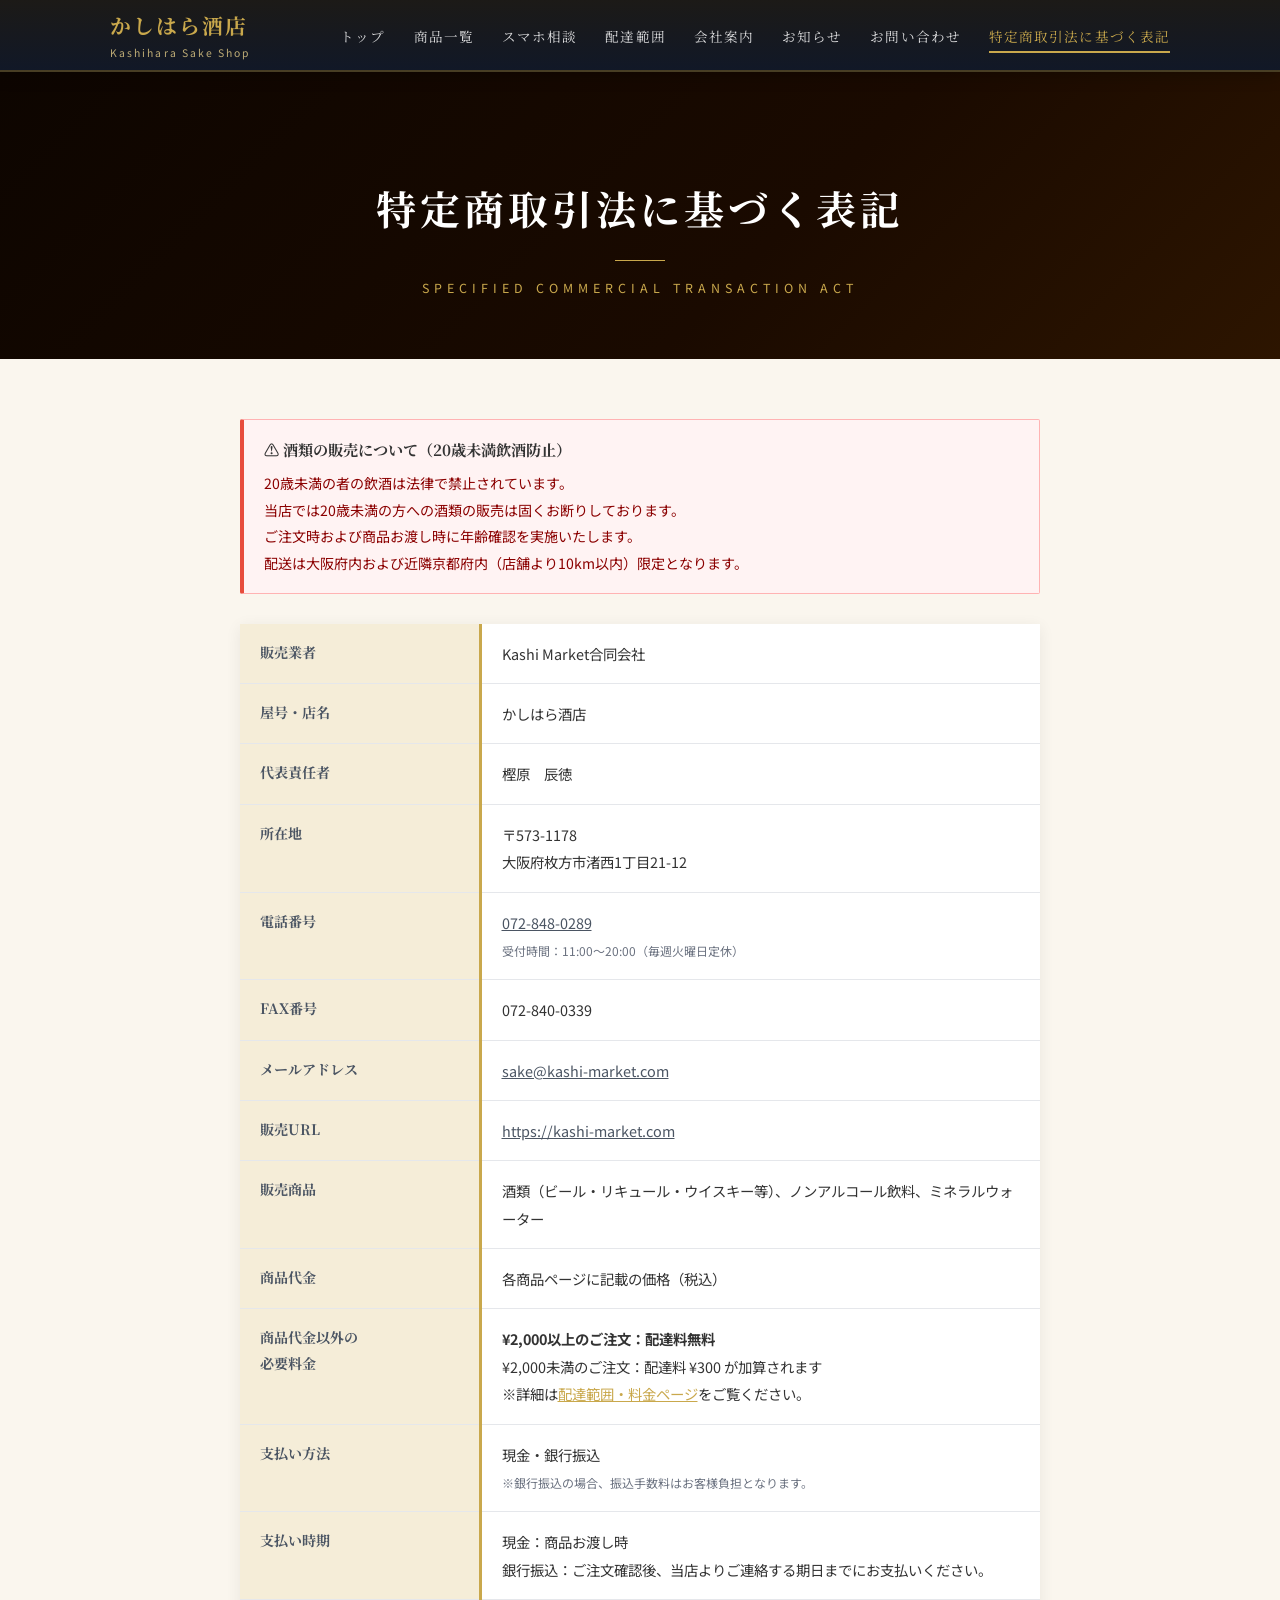
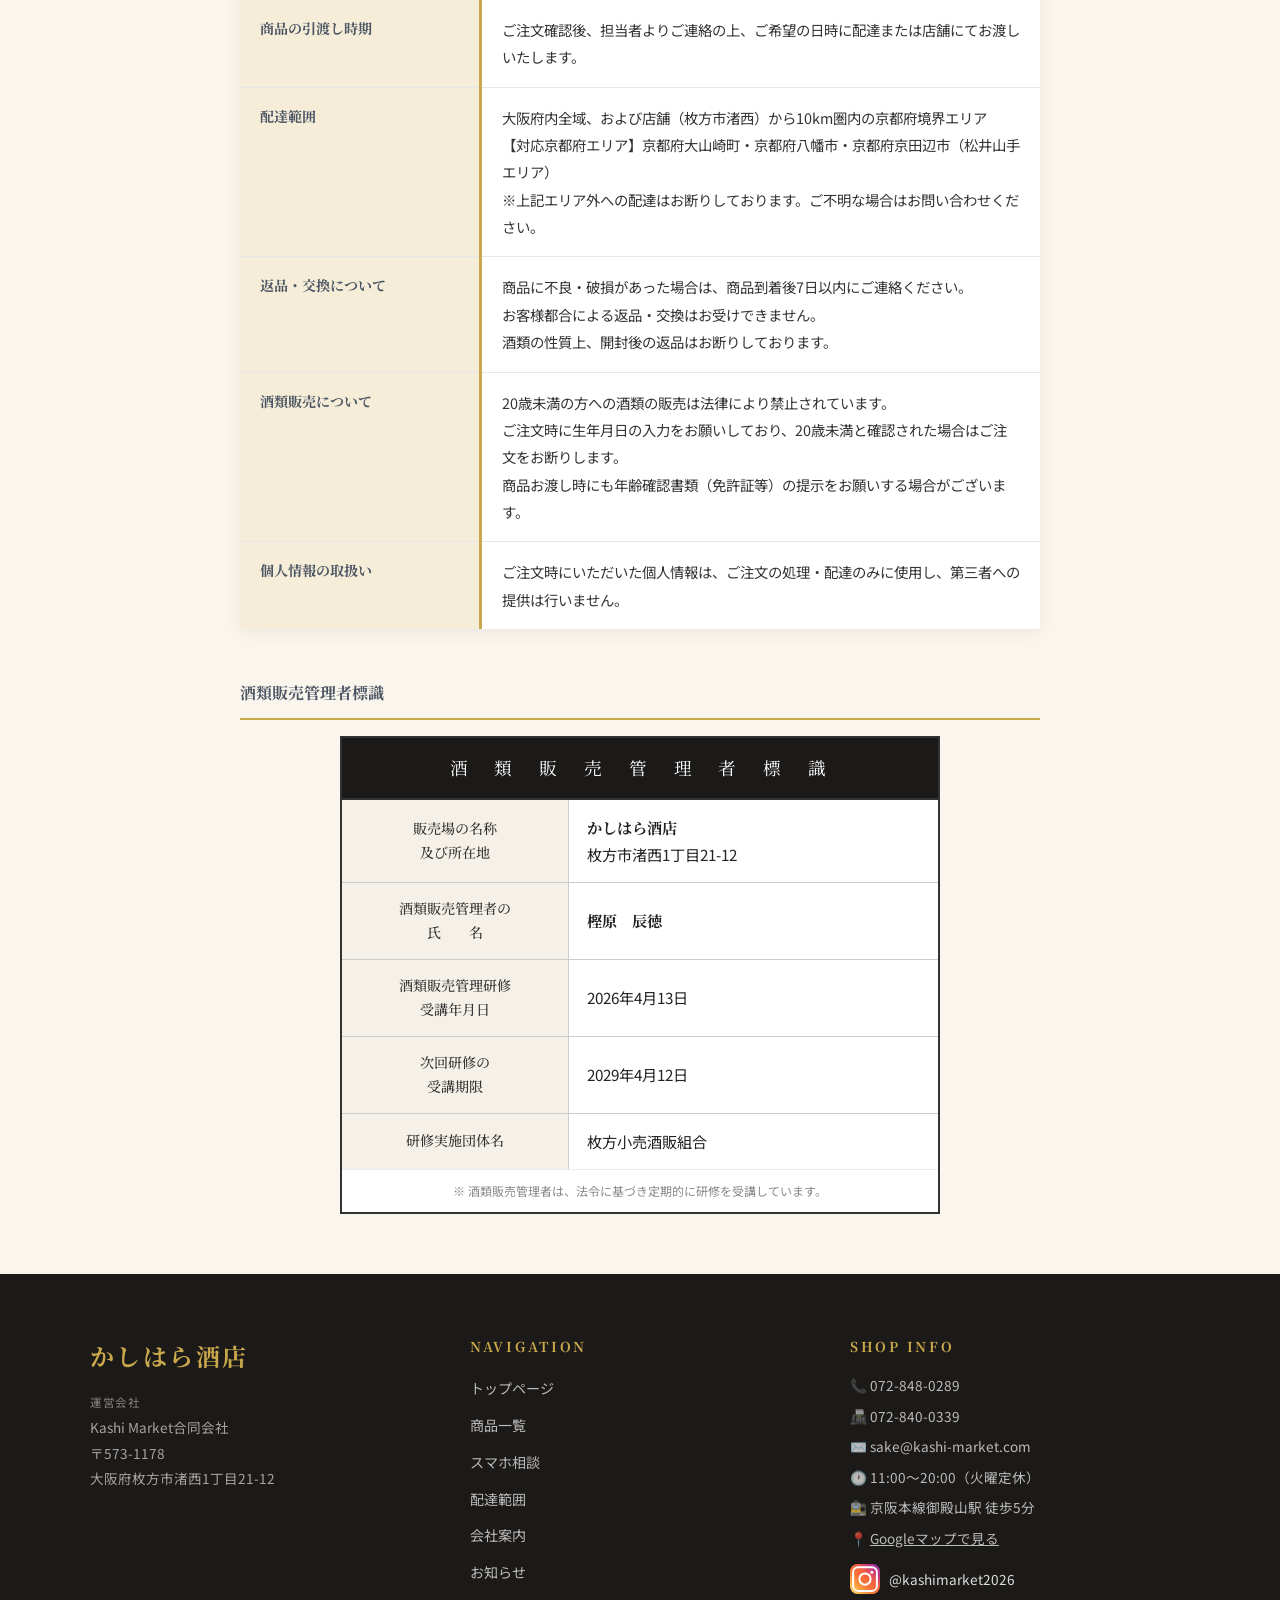
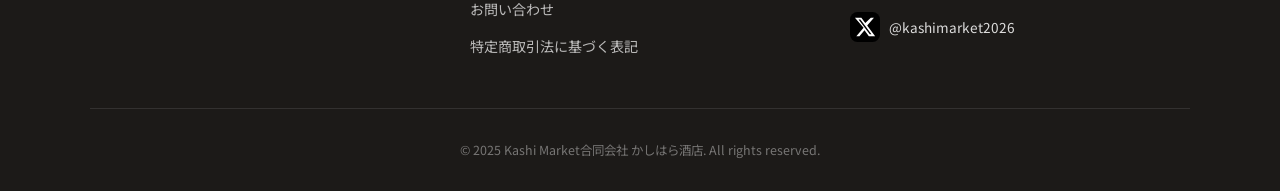
<file: tokusho.html>
﻿<!DOCTYPE html>
<html lang="ja">
<head>
  <meta charset="UTF-8">
  <meta name="viewport" content="width=device-width, initial-scale=1.0">
  <title>特定商取引法に基づく表記｜かしはら酒店</title>
  <meta name="description" content="かしはら酒店（Kashi Market合同会社）の特定商取引法に基づく表記です。">
  <link rel="canonical" href="https://kashi-market.com/tokusho.html">
  <meta property="og:type" content="website">
  <meta property="og:site_name" content="かしはら酒店">
  <meta property="og:locale" content="ja_JP">
  <meta property="og:title" content="特定商取引法に基づく表記｜かしはら酒店">
  <meta property="og:description" content="かしはら酒店（Kashi Market合同会社）の特定商取引法に基づく表記です。">
  <meta property="og:url" content="https://kashi-market.com/tokusho.html">
  <meta property="og:image" content="https://kashi-market.com/ogp.jpg">
  <meta property="og:image:width" content="1200">
  <meta property="og:image:height" content="630">
  <meta name="twitter:card" content="summary_large_image">
  <link rel="stylesheet" href="css/style.css">
  <style>
    .page-hero {
      background: linear-gradient(135deg,#0d0500 0%,#1a0a00 60%,#2d1500 100%);
      padding:100px 20px 60px; text-align:center;
    }
    .page-hero h1 { font-family:'Noto Serif JP',serif;font-size:clamp(1.5rem,4vw,2.5rem);color:#fff;letter-spacing:0.1em;margin-bottom:10px; }
    .page-hero p { font-size:0.78rem;color:#c9a84c;letter-spacing:0.4em;text-transform:uppercase; }
    .page-hero-line { width:50px;height:1px;background:#c9a84c;margin:16px auto; }

    .tokusho-section { background:var(--color-bg);padding:60px 20px; }
    .tokusho-wrap { max-width:800px;margin:0 auto; }

    .tokusho-table { width:100%;border-collapse:collapse;background:#fff;box-shadow:0 3px 15px rgba(0,0,0,.07); }
    .tokusho-table th {
      font-family:'Noto Serif JP',serif;font-size:0.88rem;color:var(--color-primary);
      background:var(--color-bg-dark);padding:16px 20px;text-align:left;
      border-bottom:1px solid var(--color-border);border-right:3px solid var(--color-accent);
      width:30%;vertical-align:top;white-space:nowrap;
    }
    .tokusho-table td { padding:16px 20px;font-size:0.9rem;color:var(--color-text);line-height:1.9;border-bottom:1px solid var(--color-border);vertical-align:top; }
    .tokusho-table tr:last-child th,
    .tokusho-table tr:last-child td { border-bottom:none; }

    .alcohol-notice {
      background:#fff3f3;border:1px solid #ffb3b3;border-left:4px solid #e74c3c;
      padding:16px 20px;margin-bottom:30px;border-radius:2px;
    }
    .alcohol-notice p { font-size:0.88rem;color:#8b0000;line-height:1.9;margin:0; }
    .alcohol-notice strong { display:block;font-family:'Noto Serif JP',serif;font-size:0.95rem;margin-bottom:6px; }

    /* 酒類販売管理者標識 */
    .kanri-badge {
      border:2px solid #333;
      max-width:600px;
      margin:0 auto;
      background:#fff;
    }
    .kanri-title {
      background:#1c1a18;
      color:#fff;
      font-family:'Noto Serif JP',serif;
      font-size:clamp(0.9rem,2.5vw,1.1rem);
      letter-spacing:0.25em;
      text-align:center;
      padding:14px 10px;
      border-bottom:2px solid #333;
    }
    .kanri-table {
      width:100%;
      border-collapse:collapse;
    }
    .kanri-table tr {
      border-bottom:1px solid #ccc;
    }
    .kanri-table tr:last-child {
      border-bottom:none;
    }
    .kanri-table th {
      background:#f5f0e8;
      font-family:'Noto Serif JP',serif;
      font-size:clamp(0.78rem,2vw,0.88rem);
      color:#333;
      font-weight:500;
      padding:14px 16px;
      border-right:1px solid #ccc;
      width:38%;
      vertical-align:middle;
      line-height:1.7;
    }
    .kanri-table td {
      font-size:clamp(0.85rem,2.2vw,0.95rem);
      color:#222;
      padding:14px 18px;
      line-height:1.8;
    }
    .kanri-table td strong {
      font-family:'Noto Serif JP',serif;
      font-size:1em;
    }
    .kanri-note {
      font-size:0.75rem;
      color:#888;
      text-align:center;
      padding:10px;
      border-top:1px solid #eee;
      margin:0;
    }

    @media(max-width:600px){
      .tokusho-table th { width:35%;font-size:0.82rem;padding:12px 10px; }
      .tokusho-table td { padding:12px 10px;font-size:0.85rem; }
      .kanri-title { letter-spacing:0.1em; }
      .kanri-table th { padding:12px 10px;width:40%; }
      .kanri-table td { padding:12px 10px; }
    }
  </style>
</head>
<body>

<header>
  <div class="header-inner">
    <a href="index.html" class="logo">
      <span class="logo-jp">かしはら酒店</span>
      <span class="logo-en">Kashihara Sake Shop</span>
    </a>
    <div class="hamburger" onclick="toggleNav()"><span></span><span></span><span></span></div>
    <nav id="main-nav">
      <ul>
        <li><a href="index.html">トップ</a></li>
        <li><a href="products.html">商品一覧</a></li>
        <li><a href="smartphone.html">スマホ相談</a></li>
        <li><a href="delivery.html">配達範囲</a></li>
        <li><a href="about.html">会社案内</a></li>
        <li><a href="news.html">お知らせ</a></li>
        <li><a href="contact.html">お問い合わせ</a></li>
        <li><a href="tokusho.html" class="active">特定商取引法に基づく表記</a></li>
      </ul>
    </nav>
  </div>
</header>

<div class="page-hero">
  <h1>特定商取引法に基づく表記</h1>
  <div class="page-hero-line"></div>
  <p>Specified Commercial Transaction Act</p>
</div>

<section class="tokusho-section">
  <div class="tokusho-wrap">

    <div class="alcohol-notice">
      <strong>⚠️ 酒類の販売について（20歳未満飲酒防止）</strong>
      <p>
        20歳未満の者の飲酒は法律で禁止されています。<br>
        当店では20歳未満の方への酒類の販売は固くお断りしております。<br>
        ご注文時および商品お渡し時に年齢確認を実施いたします。<br>
        配送は大阪府内および近隣京都府内（店舗より10km以内）限定となります。
      </p>
    </div>

    <table class="tokusho-table">
      <tr>
        <th>販売業者</th>
        <td>Kashi Market合同会社</td>
      </tr>
      <tr>
        <th>屋号・店名</th>
        <td>かしはら酒店</td>
      </tr>
      <tr>
        <th>代表責任者</th>
        <td>樫原　辰徳</td>
      </tr>
      <tr>
        <th>所在地</th>
        <td>〒573-1178<br>大阪府枚方市渚西1丁目21-12</td>
      </tr>
      <tr>
        <th>電話番号</th>
        <td>
          <a href="tel:0728480289" style="color:var(--color-primary);">072-848-0289</a><br>
          <small style="color:var(--color-text-light);">受付時間：11:00〜20:00（毎週火曜日定休）</small>
        </td>
      </tr>
      <tr>
        <th>FAX番号</th>
        <td>072-840-0339</td>
      </tr>
      <tr>
        <th>メールアドレス</th>
        <td><a href="mailto:sake@kashi-market.com" style="color:var(--color-primary);">sake@kashi-market.com</a></td>
      </tr>
      <tr>
        <th>販売URL</th>
        <td><a href="https://kashi-market.com" style="color:var(--color-primary);">https://kashi-market.com</a></td>
      </tr>
      <tr>
        <th>販売商品</th>
        <td>酒類（ビール・リキュール・ウイスキー等）、ノンアルコール飲料、ミネラルウォーター</td>
      </tr>
      <tr>
        <th>商品代金</th>
        <td>各商品ページに記載の価格（税込）</td>
      </tr>
      <tr>
        <th>商品代金以外の<br>必要料金</th>
        <td>
          <strong>¥2,000以上のご注文：配達料無料</strong><br>
          ¥2,000未満のご注文：配達料 ¥300 が加算されます<br>
          ※詳細は<a href="delivery.html" style="color:var(--color-accent);">配達範囲・料金ページ</a>をご覧ください。
        </td>
      </tr>
      <tr>
        <th>支払い方法</th>
        <td>現金・銀行振込<br>
          <small style="color:var(--color-text-light);">※銀行振込の場合、振込手数料はお客様負担となります。</small>
        </td>
      </tr>
      <tr>
        <th>支払い時期</th>
        <td>
          現金：商品お渡し時<br>
          銀行振込：ご注文確認後、当店よりご連絡する期日までにお支払いください。
        </td>
      </tr>
      <tr>
        <th>商品の引渡し時期</th>
        <td>ご注文確認後、担当者よりご連絡の上、ご希望の日時に配達または店舗にてお渡しいたします。</td>
      </tr>
      <tr>
        <th>配達範囲</th>
        <td>
          大阪府内全域、および店舗（枚方市渚西）から10km圏内の京都府境界エリア<br>
          【対応京都府エリア】京都府大山崎町・京都府八幡市・京都府京田辺市（松井山手エリア）<br>
          ※上記エリア外への配達はお断りしております。ご不明な場合はお問い合わせください。
        </td>
      </tr>
      <tr>
        <th>返品・交換について</th>
        <td>
          商品に不良・破損があった場合は、商品到着後7日以内にご連絡ください。<br>
          お客様都合による返品・交換はお受けできません。<br>
          酒類の性質上、開封後の返品はお断りしております。
        </td>
      </tr>
      <tr>
        <th>酒類販売について</th>
        <td>
          20歳未満の方への酒類の販売は法律により禁止されています。<br>
          ご注文時に生年月日の入力をお願いしており、20歳未満と確認された場合はご注文をお断りします。<br>
          商品お渡し時にも年齢確認書類（免許証等）の提示をお願いする場合がございます。
        </td>
      </tr>
      <tr>
        <th>個人情報の取扱い</th>
        <td>ご注文時にいただいた個人情報は、ご注文の処理・配達のみに使用し、第三者への提供は行いません。</td>
      </tr>
    </table>

    <!-- 酒類販売管理者標識 -->
    <div style="margin-top:50px;">
      <h3 style="font-family:'Noto Serif JP',serif;font-size:1rem;color:var(--color-primary);margin-bottom:16px;padding-bottom:10px;border-bottom:2px solid var(--color-accent);">
        酒類販売管理者標識
      </h3>
      <div class="kanri-badge">
        <div class="kanri-title">酒　類　販　売　管　理　者　標　識</div>
        <table class="kanri-table">
          <tr>
            <th>販売場の名称<br>及び所在地</th>
            <td>
              <strong>かしはら酒店</strong><br>
              枚方市渚西1丁目21-12
            </td>
          </tr>
          <tr>
            <th>酒類販売管理者の<br>氏　　名</th>
            <td><strong>樫原　辰徳</strong></td>
          </tr>
          <tr>
            <th>酒類販売管理研修<br>受講年月日</th>
            <td>2026年4月13日</td>
          </tr>
          <tr>
            <th>次回研修の<br>受講期限</th>
            <td>2029年4月12日</td>
          </tr>
          <tr>
            <th>研修実施団体名</th>
            <td>枚方小売酒販組合</td>
          </tr>
        </table>
        <p class="kanri-note">※ 酒類販売管理者は、法令に基づき定期的に研修を受講しています。</p>
      </div>
    </div>

  </div>
</section>

<footer>
  <div class="footer-inner">
    <div class="footer-logo">
      <a href="index.html" class="logo"><span class="logo-jp">かしはら酒店</span></a>
      <p style="margin-top:12px;"><span style="font-size:0.72rem;color:rgba(255,255,255,0.45);letter-spacing:0.05em;">運営会社</span><br>Kashi Market合同会社<br>〒573-1178<br>大阪府枚方市渚西1丁目21-12</p>
    </div>
    <div class="footer-nav">
      <h4>Navigation</h4>
      <ul>
        <li><a href="index.html">トップページ</a></li>
        <li><a href="products.html">商品一覧</a></li>
        <li><a href="smartphone.html">スマホ相談</a></li>
        <li><a href="delivery.html">配達範囲</a></li>
        <li><a href="about.html">会社案内</a></li>
        <li><a href="news.html">お知らせ</a></li>
        <li><a href="contact.html">お問い合わせ</a></li>
        <li><a href="tokusho.html">特定商取引法に基づく表記</a></li>
      </ul>
    </div>
    <div class="footer-info">
      <h4>Shop Info</h4>
      <p>📞 072-848-0289</p>
      <p>📠 072-840-0339</p>
      <p>✉️ sake@kashi-market.com</p>
      <p>🕐 11:00〜20:00（火曜定休）</p>
      <p>🚉 京阪本線御殿山駅 徒歩5分</p>
      <p>📍 <a href="https://www.google.com/maps/search/?api=1&query=%E3%81%8B%E3%81%97%E3%81%AF%E3%82%89%E9%85%92%E5%BA%97%20%E5%A4%A7%E9%98%AA%E5%BA%9C%E6%9E%9A%E6%96%B9%E5%B8%82%E6%B8%9A%E8%A5%BF1%E4%B8%81%E7%9B%AE21-12" target="_blank" rel="noopener" style="color:inherit;text-decoration:underline;">Googleマップで見る</a></p>
      <p style="margin-top:14px;display:flex;align-items:center;gap:18px;flex-wrap:wrap;">
        <a href="https://www.instagram.com/kashimarket2026/" target="_blank" rel="noopener" aria-label="Instagram @kashimarket2026"
           style="display:inline-flex;align-items:center;gap:9px;text-decoration:none;transition:opacity 0.2s;"
           onmouseover="this.style.opacity='0.7'" onmouseout="this.style.opacity='1'">
          <svg xmlns="http://www.w3.org/2000/svg" viewBox="0 0 24 24" width="30" height="30" style="flex-shrink:0;">
            <defs>
              <linearGradient id="ig-grad" x1="0" y1="1" x2="1" y2="0">
                <stop offset="0%"   stop-color="#FFDC80"/>
                <stop offset="20%"  stop-color="#FCAF45"/>
                <stop offset="40%"  stop-color="#F77737"/>
                <stop offset="60%"  stop-color="#F56040"/>
                <stop offset="80%"  stop-color="#C13584"/>
                <stop offset="100%" stop-color="#833AB4"/>
              </linearGradient>
            </defs>
            <rect width="24" height="24" rx="6" fill="url(#ig-grad)"/>
            <rect x="2.5" y="2.5" width="19" height="19" rx="4" fill="none" stroke="white" stroke-width="1.6"/>
            <circle cx="12" cy="12" r="4.5" fill="none" stroke="white" stroke-width="1.6"/>
            <circle cx="17.5" cy="6.5" r="1.2" fill="white"/>
          </svg>
          <span style="font-size:0.85rem;color:rgba(255,255,255,0.85);">@kashimarket2026</span>
        </a>
        <a href="https://x.com/kashimarket2026" target="_blank" rel="noopener" aria-label="X (Twitter) @kashimarket2026"
           style="display:inline-flex;align-items:center;gap:9px;text-decoration:none;transition:opacity 0.2s;"
           onmouseover="this.style.opacity='0.7'" onmouseout="this.style.opacity='1'">
          <svg xmlns="http://www.w3.org/2000/svg" viewBox="0 0 24 24" width="30" height="30" style="flex-shrink:0;">
            <rect width="24" height="24" rx="6" fill="#000000"/>
            <g transform="translate(3,3) scale(0.75)">
              <path d="M18.244 2.25h3.308l-7.227 8.26 8.502 11.24H16.17l-4.714-6.231-5.401 6.231H2.746l7.73-8.835L1.254 2.25H8.08l4.213 5.567zm-1.161 17.52h1.833L7.084 4.126H5.117z" fill="white"/>
            </g>
          </svg>
          <span style="font-size:0.85rem;color:rgba(255,255,255,0.85);">@kashimarket2026</span>
        </a>
      </p>
    </div>
  </div>
  <div class="footer-bottom">
    <p>&copy; 2025 Kashi Market合同会社 かしはら酒店. All rights reserved.</p>
  </div>
</footer>

<script>
function toggleNav() {
  document.getElementById('main-nav').classList.toggle('open');
}
</script>
</body>
</html>
</file>
<file: css/style.css>
/* ===========================
   かしはら酒店 - 共通スタイル
   コンセプト：
   「伝統的な酒屋の信頼感」×「温かみのある親しみやすさ」×「デジタル時代の先進性」
   外観のチャコールグレー × ウォームホワイト × デジタルブルー × 和ゴールド
   =========================== */

@import url('https://fonts.googleapis.com/css2?family=Noto+Serif+JP:wght@300;400;500;700&family=Noto+Sans+JP:wght@300;400;500;700&display=swap');

/* リセット */
*, *::before, *::after {
  box-sizing: border-box;
  margin: 0;
  padding: 0;
}

/* カラー変数 */
:root {
  /* ダーク：外観の看板グレー → ヘッダー・フッター */
  --color-primary:      #4B5563;
  --color-primary-deep: #1c1a18;

  /* デジタルブルー：ボタン・リンク・アクション */
  --color-blue:         #2563EB;
  --color-blue-dark:    #1d4ed8;
  --color-blue-light:   #EFF6FF;

  /* 和ゴールド：見出し装飾・アクセント */
  --color-accent:       #c9a84c;
  --color-accent-light: #e8d08a;

  /* ウッドブラウン：ボーダー・区切り */
  --color-wood:         #8B5E3C;

  /* 背景：温かみのあるウォームホワイト */
  --color-bg:           #FAF6EE;
  --color-bg-dark:      #F5EDD8;
  --color-bg-alt:       #E8DCC0;

  /* テキスト */
  --color-text:         #333333;
  --color-text-light:   #6B7280;

  /* その他 */
  --color-white:        #ffffff;
  --color-border:       #E5E7EB;
  --color-border-warm:  #D4C5A9;
}

html { scroll-behavior: smooth; }

body {
  font-family: 'Noto Sans JP', sans-serif;
  background-color: var(--color-bg);
  color: var(--color-text);
  line-height: 1.8;
  font-size: 16px;
}

/* ===========================
   ヘッダー・ナビゲーション
   =========================== */
header {
  background: linear-gradient(180deg, #1C1A17 0%, #111827 100%);
  border-bottom: 2px solid rgba(201,168,76,0.25);
  position: sticky;
  top: 0;
  z-index: 1000;
  box-shadow: 0 2px 16px rgba(0,0,0,0.3);
}

.header-inner {
  max-width: 1100px;
  margin: 0 auto;
  padding: 0 20px;
  display: flex;
  align-items: center;
  justify-content: space-between;
  height: 70px;
}

.logo { text-decoration: none; }

.logo-jp {
  display: block;
  font-family: 'Noto Serif JP', serif;
  font-size: 1.3rem;
  font-weight: 700;
  color: var(--color-accent);
  letter-spacing: 0.1em;
}

.logo-en {
  display: block;
  font-size: 0.65rem;
  color: var(--color-accent-light);
  letter-spacing: 0.2em;
  opacity: 0.8;
}

nav ul { list-style: none; display: flex; gap: 28px; }

nav a {
  text-decoration: none;
  color: rgba(255,255,255,0.85);
  font-size: 0.85rem;
  letter-spacing: 0.08em;
  padding: 5px 0;
  border-bottom: 2px solid transparent;
  transition: color 0.3s, border-color 0.3s;
  font-family: 'Noto Serif JP', serif;
}

nav a:hover, nav a.active {
  color: var(--color-accent);
  border-bottom-color: var(--color-accent);
}

/* ハンバーガー */
.hamburger { display: none; flex-direction: column; cursor: pointer; gap: 5px; }
.hamburger span { display: block; width: 25px; height: 2px; background: var(--color-white); transition: 0.3s; }

/* ===========================
   共通セクション
   =========================== */
section { padding: 80px 20px; }
.section-inner { max-width: 1100px; margin: 0 auto; }

.section-title {
  font-family: 'Noto Serif JP', serif;
  font-size: 2rem;
  font-weight: 700;
  color: var(--color-primary);
  text-align: center;
  margin-bottom: 10px;
  letter-spacing: 0.05em;
}

.section-title-en {
  text-align: center;
  font-size: 0.75rem;
  letter-spacing: 0.3em;
  color: var(--color-accent);
  text-transform: uppercase;
  margin-bottom: 50px;
}

.section-title::after {
  content: '';
  display: block;
  width: 50px;
  height: 2px;
  background: var(--color-accent);
  margin: 12px auto 0;
}

/* ===========================
   フッター
   =========================== */
footer {
  background-color: var(--color-primary-deep);
  color: var(--color-white);
  padding: 60px 20px 30px;
}

.footer-inner {
  max-width: 1100px;
  margin: 0 auto;
  display: grid;
  grid-template-columns: 1fr 1fr 1fr;
  gap: 40px;
  padding-bottom: 40px;
  border-bottom: 1px solid rgba(255,255,255,0.1);
}

.footer-logo .logo-jp { font-size: 1.5rem; margin-bottom: 10px; }
.footer-logo p { font-size: 0.85rem; color: rgba(255,255,255,0.6); line-height: 1.9; }

.footer-nav h4,
.footer-info h4 {
  font-family: 'Noto Serif JP', serif;
  font-size: 0.85rem;
  color: var(--color-accent);
  letter-spacing: 0.2em;
  margin-bottom: 15px;
  text-transform: uppercase;
}

.footer-nav ul { list-style: none; }
.footer-nav li { margin-bottom: 8px; }

.footer-nav a {
  text-decoration: none;
  color: rgba(255,255,255,0.7);
  font-size: 0.88rem;
  transition: color 0.3s;
}
.footer-nav a:hover { color: var(--color-accent); }
.footer-info p { font-size: 0.85rem; color: rgba(255,255,255,0.7); margin-bottom: 6px; }

.footer-bottom {
  max-width: 1100px;
  margin: 30px auto 0;
  text-align: center;
  font-size: 0.78rem;
  color: rgba(255,255,255,0.4);
}

/* ===========================
   ボタン
   =========================== */
.btn {
  display: inline-block;
  padding: 14px 40px;
  font-family: 'Noto Serif JP', serif;
  font-size: 0.9rem;
  letter-spacing: 0.15em;
  text-decoration: none;
  border-radius: 6px;
  transition: all 0.3s;
  cursor: pointer;
  border: none;
}

/* メインボタン：デジタルブルー */
.btn-primary {
  background-color: var(--color-blue);
  color: var(--color-white);
  font-weight: 700;
}
.btn-primary:hover {
  background-color: var(--color-blue-dark);
  transform: translateY(-2px);
  box-shadow: 0 6px 20px rgba(37,99,235,0.35);
  color: var(--color-white);
}

/* アウトラインボタン：ゴールド */
.btn-outline {
  background-color: transparent;
  color: var(--color-accent);
  border: 1.5px solid var(--color-accent);
}
.btn-outline:hover {
  background-color: var(--color-accent);
  color: var(--color-primary-deep);
  transform: translateY(-2px);
}

/* ゴールドボタン（ダーク背景上で使用） */
.btn-gold {
  background-color: var(--color-accent);
  color: var(--color-primary-deep);
  font-weight: 700;
}
.btn-gold:hover {
  background-color: var(--color-accent-light);
  transform: translateY(-2px);
  box-shadow: 0 6px 20px rgba(201,168,76,0.4);
}

/* ===========================
   区切り装飾
   =========================== */
.kamon-divider {
  text-align: center;
  color: var(--color-accent);
  font-size: 1.2rem;
  letter-spacing: 0.5em;
  margin: 20px 0;
  opacity: 0.6;
}

/* ===========================
   レスポンシブ
   =========================== */
@media (max-width: 768px) {
  .hamburger { display: flex; }

  nav {
    display: none;
    position: absolute;
    top: 70px;
    left: 0;
    right: 0;
    background: var(--color-primary-deep);
    padding: 20px;
  }

  nav.open { display: block; }
  nav ul { flex-direction: column; gap: 15px; }

  .footer-inner { grid-template-columns: 1fr; gap: 30px; }
  section { padding: 60px 20px; }
  .section-title { font-size: 1.5rem; }
}
</file>
